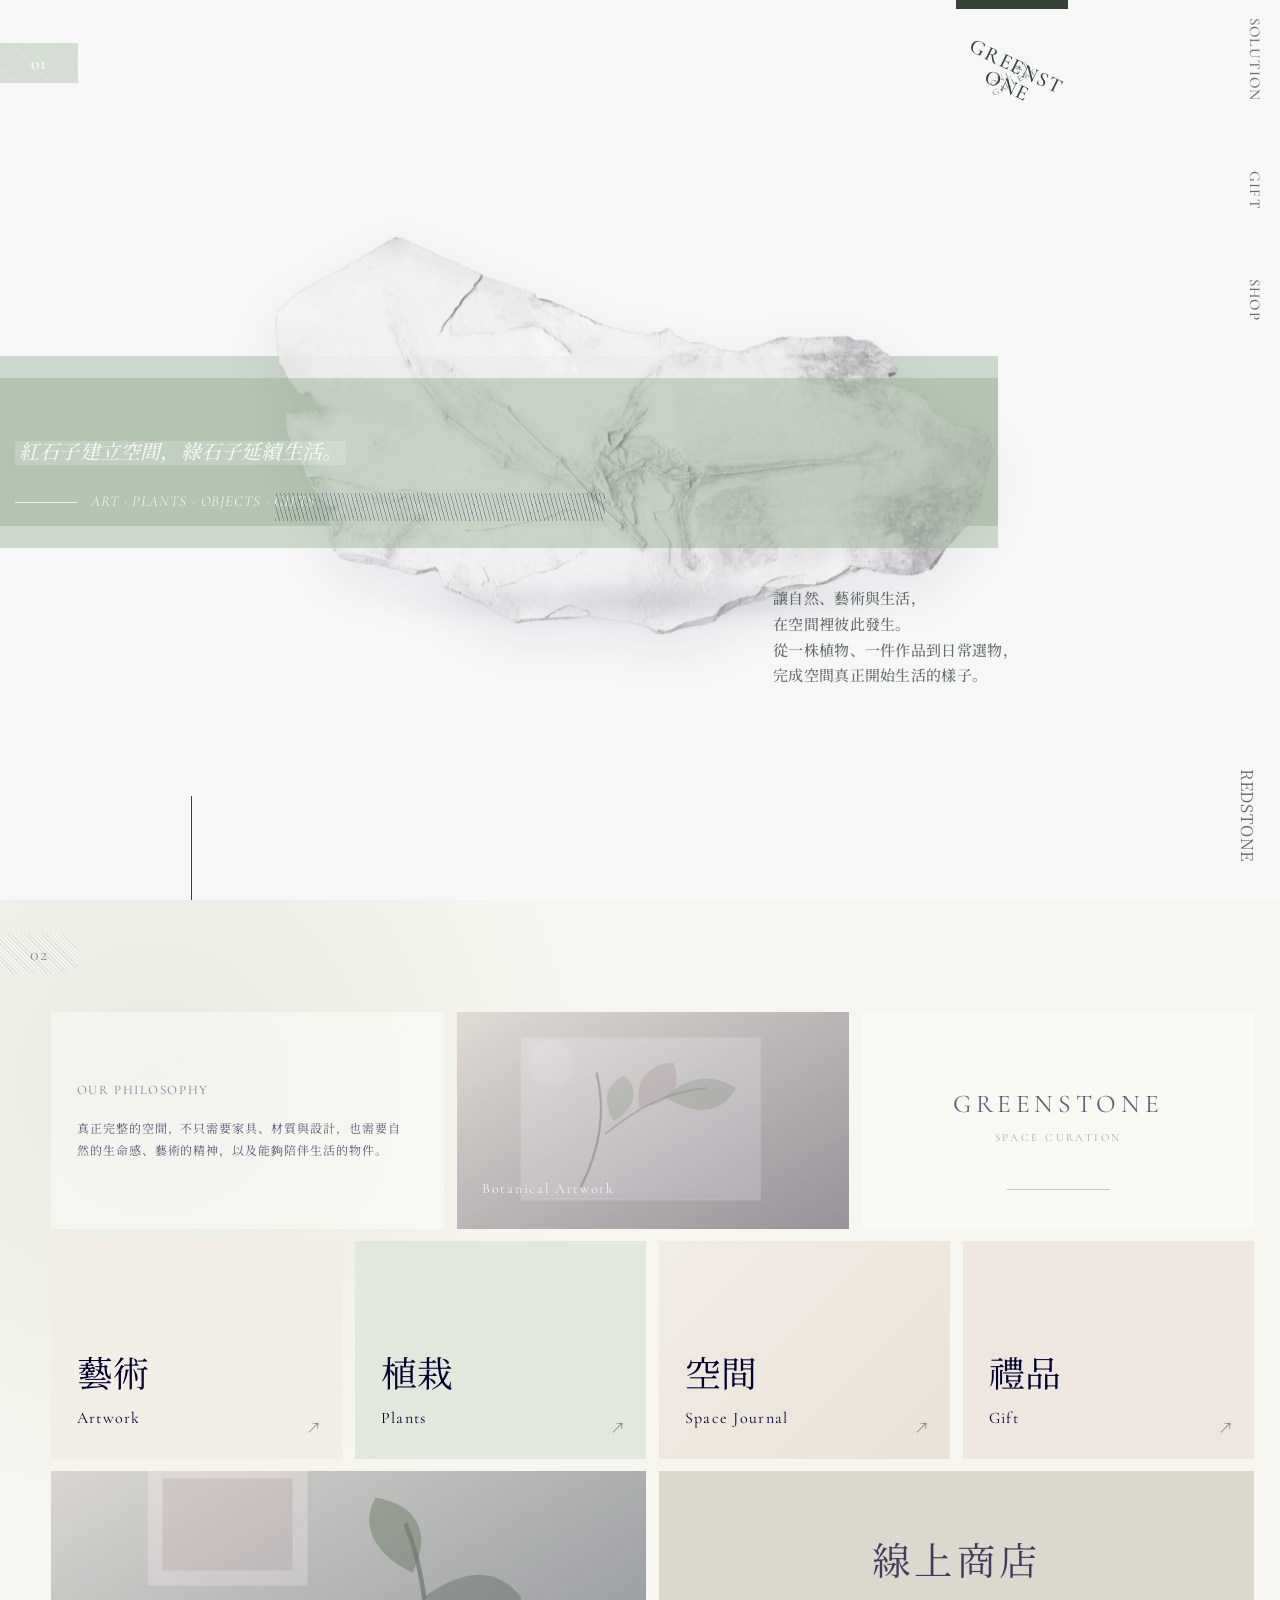
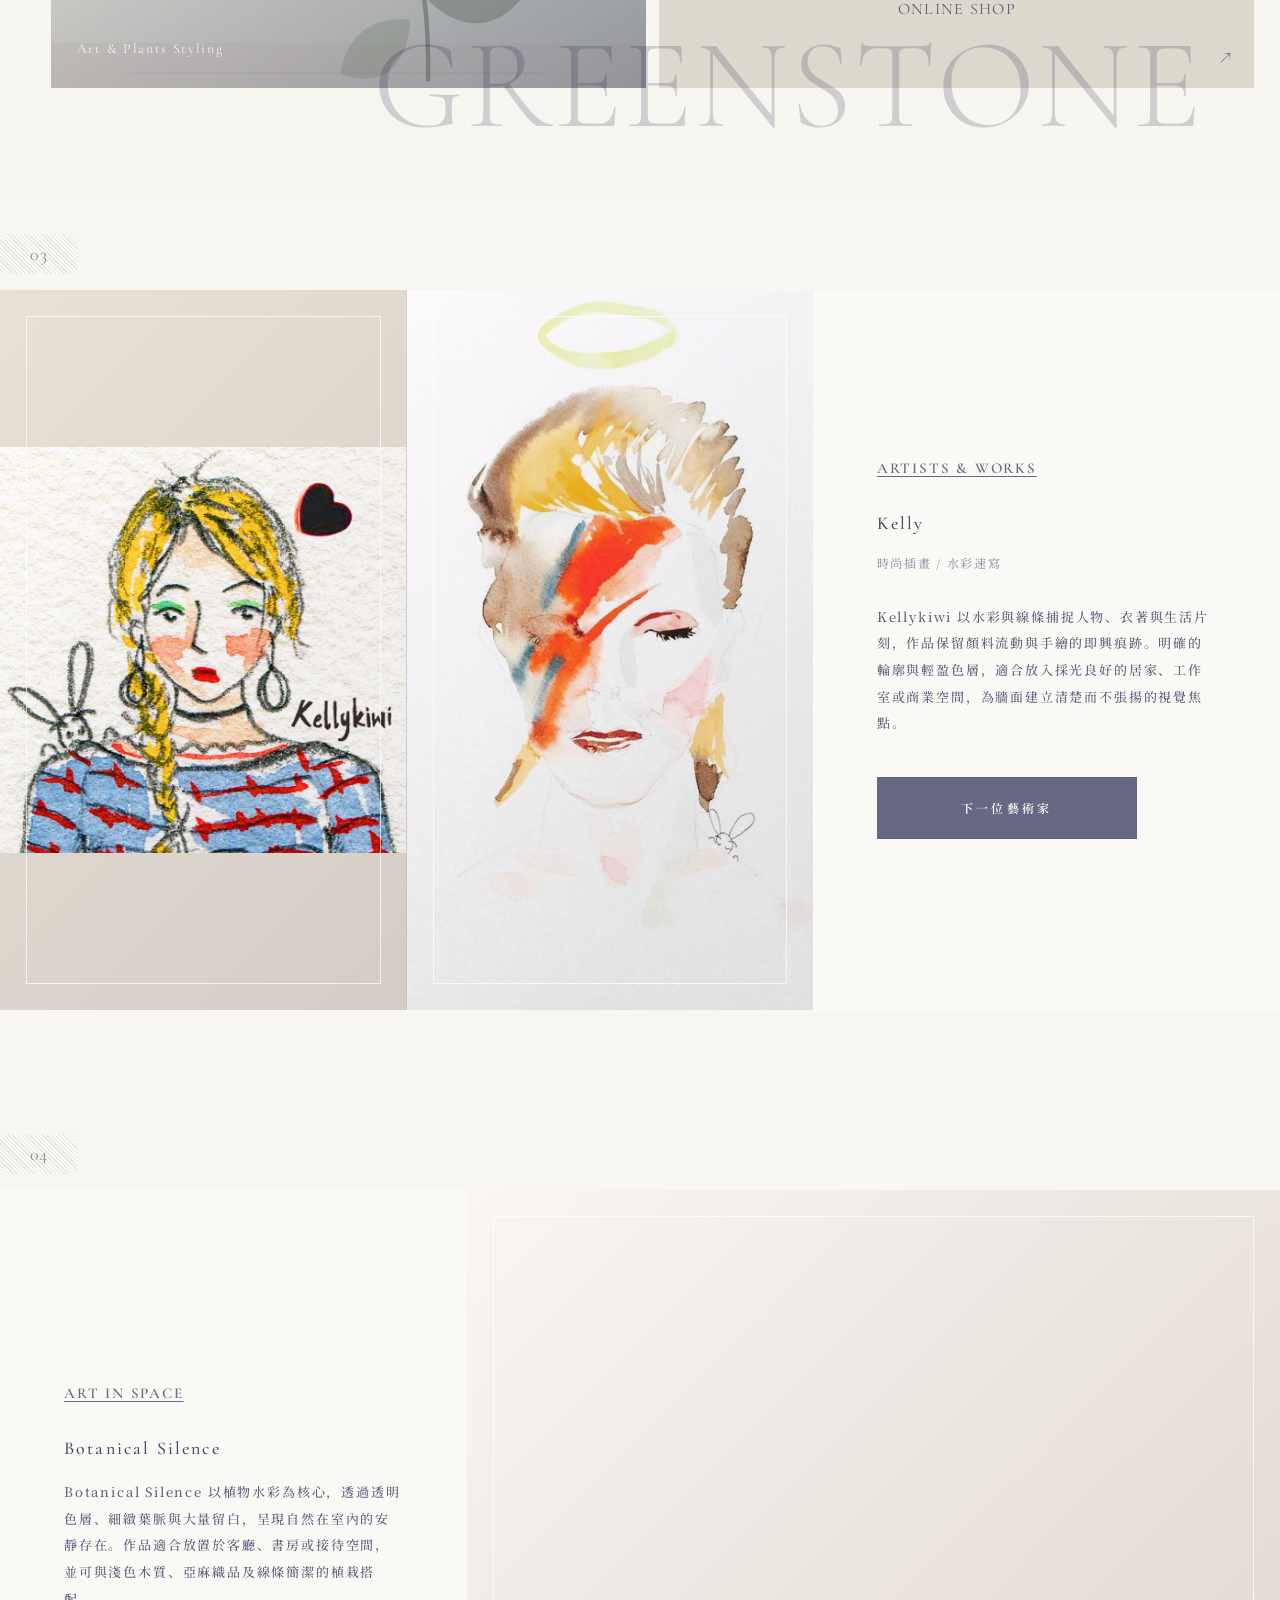
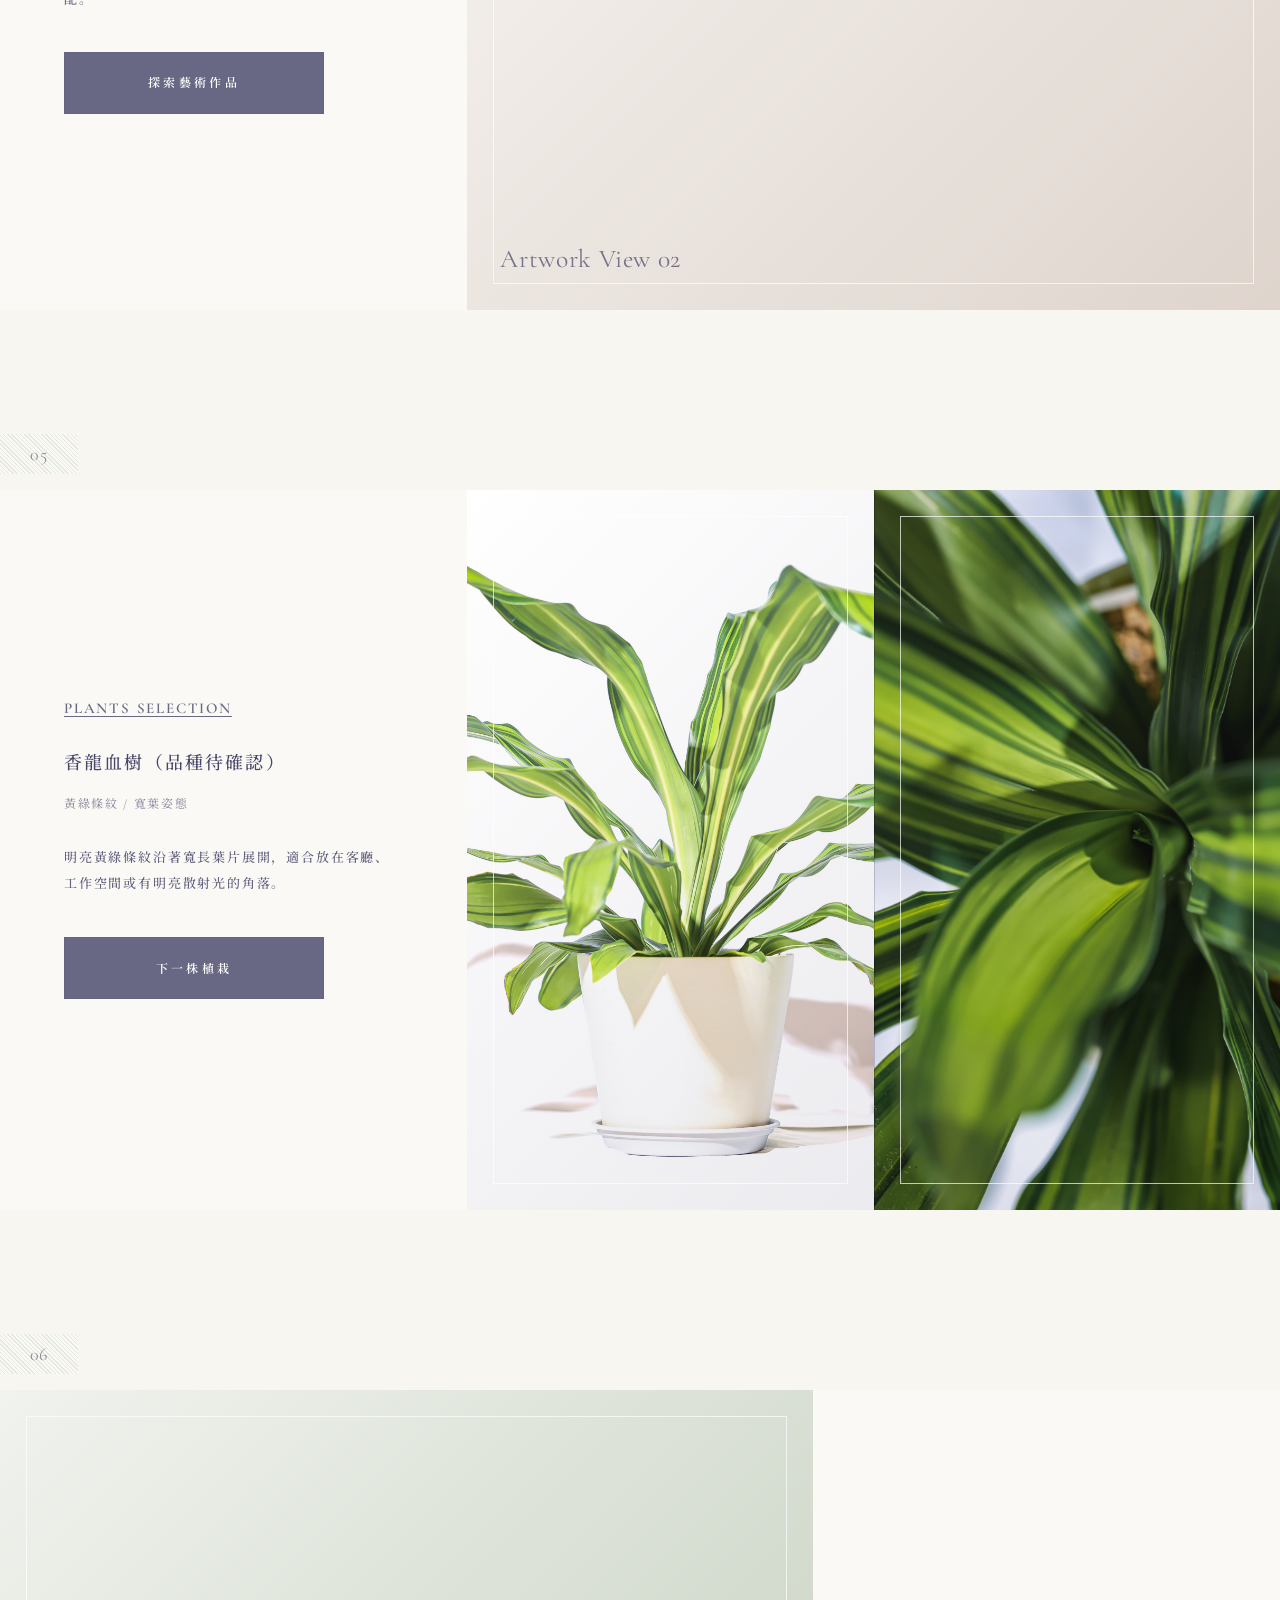
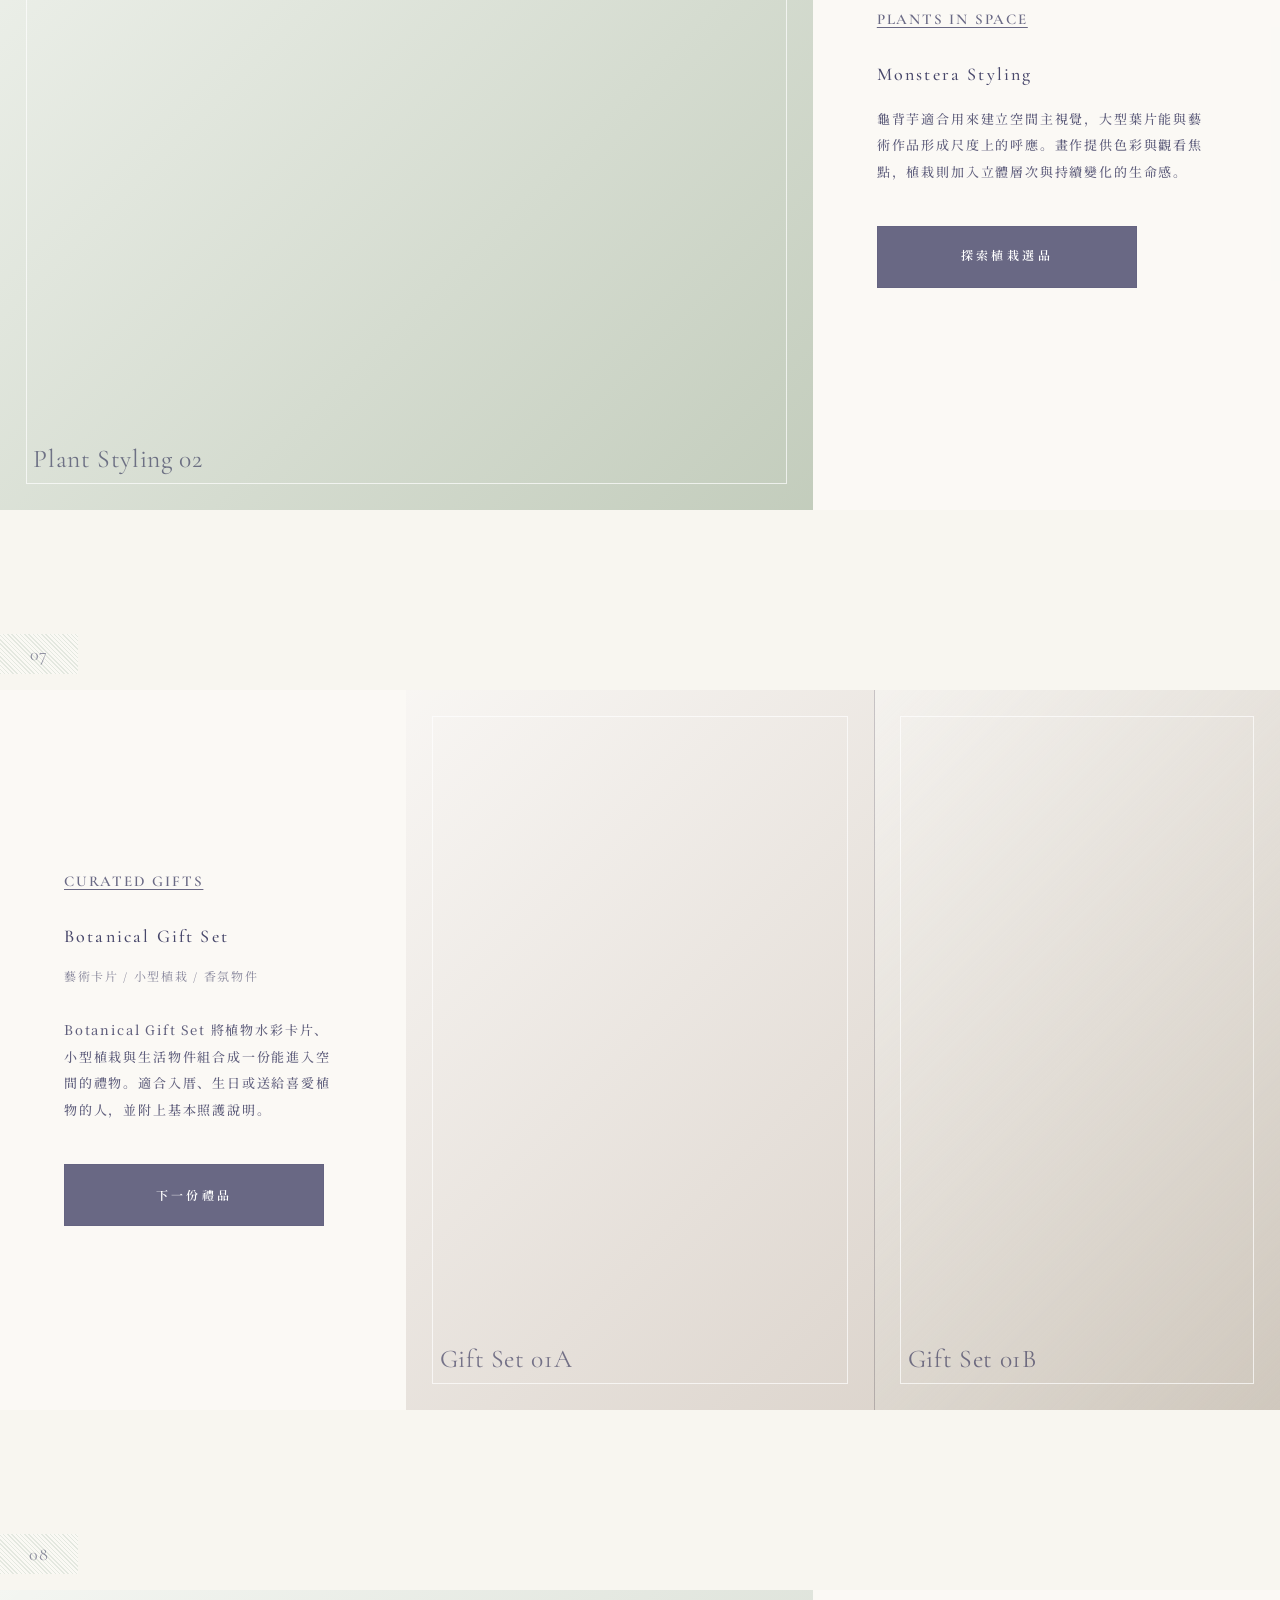
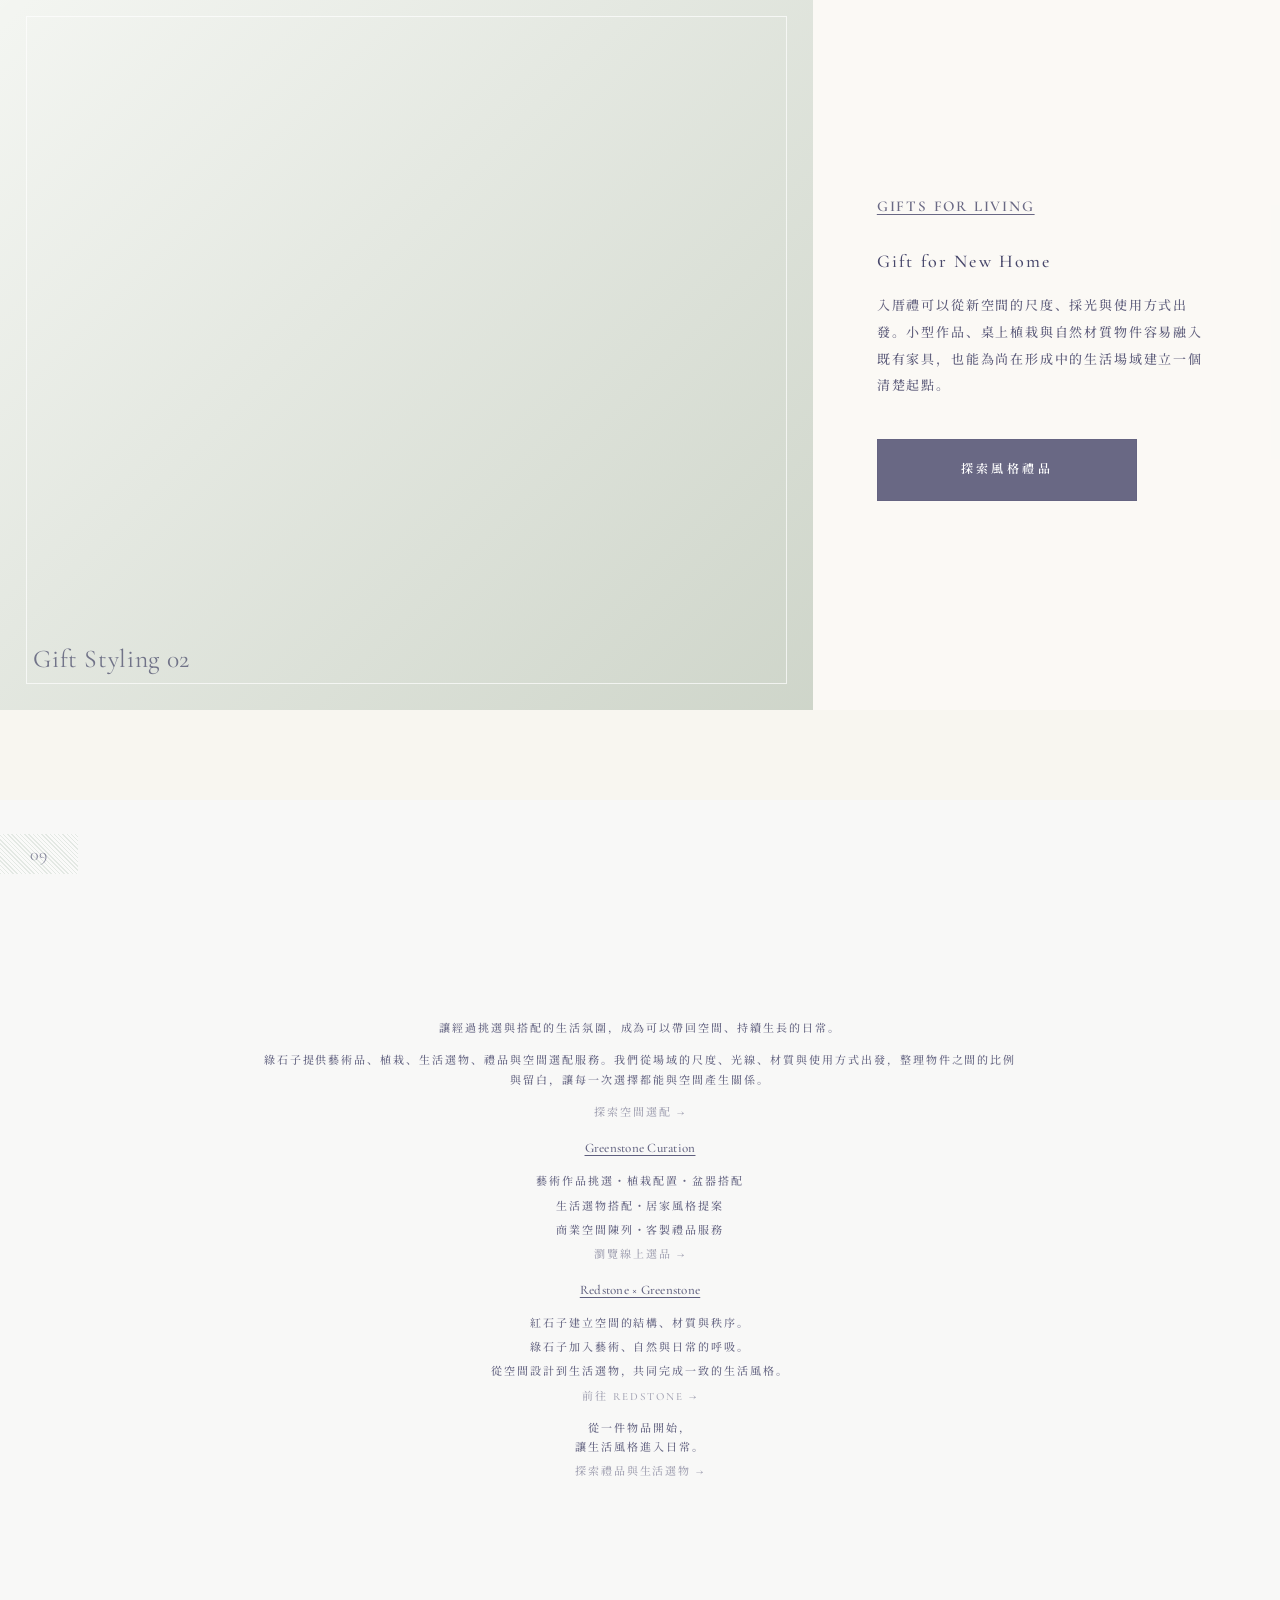
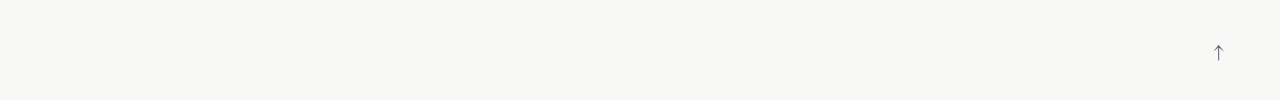
<file: index.html>
<!DOCTYPE html>
<html lang="zh-Hant">
<head>
  <meta charset="UTF-8">
  <meta name="viewport" content="width=device-width, initial-scale=1.0">
  <title>GREENSTONE 綠石子｜植栽、藝術與生活選物的空間策展</title>
  <meta name="description" content="綠石子透過植栽、藝術作品、生活選物與禮品，為居家與商業空間建立自然氣息、藝術層次與一致的生活氛圍。">
  <link rel="preconnect" href="https://fonts.googleapis.com">
  <link rel="preconnect" href="https://fonts.gstatic.com" crossorigin>
  <link href="https://fonts.googleapis.com/css2?family=Cormorant+Garamond:wght@300;400;500&family=Noto+Serif+JP:wght@400;500;600&family=Noto+Sans+JP:wght@400;500;700&display=swap" rel="stylesheet">
  <link rel="stylesheet" href="style.css?v=hero-tone-02">
</head>
<body>
  <main id="top">
    <section class="firstView" aria-label="GREENSTONE 綠石子品牌首頁">
      <div class="firstView_badge" aria-hidden="true">01</div>

      <a class="firstView_mark" href="#top" aria-label="GREENSTONE 綠石子">
        <strong>GREENSTONE</strong>
        <span>ONLINE<br>GALLERY</span>
      </a>

      <nav class="firstView_globalNav" aria-label="Primary navigation">
        <a href="space.html">SOLUTION</a>
        <a href="gift.html">GIFT</a>
        <a href="shop.html">SHOP</a>
      </nav>

      <a class="firstView_redstone" href="https://redstonetw.com/" target="_blank" rel="noreferrer">
        REDSTONE
      </a>

      <div class="firstView_visual">
        <div class="firstView_band firstView_band-behind parallax3" aria-hidden="true"></div>
        <div class="firstView_band firstView_band-overlay parallax4" aria-hidden="true"></div>

        <figure class="firstView_image parallax2">
          <img class="fossil" src="assets/images/fossil.webp" alt="White fossil relief">
          <span class="fossil-shadow" aria-hidden="true"></span>
        </figure>

        <p class="firstView_text parallax1">
          讓自然、藝術與生活，<br>
          在空間裡彼此發生。<br>
          從一株植物、一件作品到日常選物，<br>
          完成空間真正開始生活的樣子。
        </p>

        <div class="firstView_hello parallax1">GREENSTONE</div>

        <div class="firstView_quote firstView_quote-b parallax2" aria-hidden="true">
          <p>紅石子建立空間，綠石子延續生活。</p>
          <span>ART · PLANTS · OBJECTS · GIFTS</span>
          <i></i>
        </div>
      </div>
    </section>

    <section id="features" class="gallery-section features-section" aria-labelledby="features-title">
      <div class="section-index">02</div>
      <div class="features-grid">
        <article class="feature-cell feature-copy feature-concept">
          <span class="cell-kicker">Our Philosophy</span>
          <p>真正完整的空間，不只需要家具、材質與設計，也需要自然的生命感、藝術的精神，以及能夠陪伴生活的物件。</p>
        </article>
        <div class="feature-cell feature-visual feature-visual-art" aria-hidden="true">
          <span>Botanical Artwork</span>
        </div>
        <div class="feature-cell feature-brand" aria-hidden="true">
          <strong>GREENSTONE</strong>
          <small>Space Curation</small>
        </div>
        <a class="feature-cell feature-link feature-link-art" href="#artwork">
          <span>藝術</span>
          <small>Artwork</small>
        </a>
        <a class="feature-cell feature-link feature-link-plants" href="#plants">
          <span>植栽</span>
          <small>Plants</small>
        </a>
        <a class="feature-cell feature-link feature-link-space" href="space.html">
          <span>空間</span>
          <small>Space Journal</small>
        </a>
        <a class="feature-cell feature-link feature-link-gift" href="gift.html">
          <span>禮品</span>
          <small>Gift</small>
        </a>
        <div class="feature-cell feature-visual feature-visual-space" aria-hidden="true">
          <span>Art & Plants Styling</span>
        </div>
        <a class="feature-cell shop-link" href="shop.html">
          <span>線上商店</span>
          <small>Online Shop</small>
        </a>
      </div>
      <h2 id="features-title" class="page-title">GREENSTONE</h2>
    </section>

    <section id="artwork" class="gallery-section slider-section artist-slider" aria-labelledby="artwork-title">
      <span id="藝術介紹區塊" class="anchor-target" aria-hidden="true"></span>
      <div class="section-index">03</div>
      <figure class="gallery-panel image-panel" data-artist-portrait></figure>
      <figure class="gallery-panel image-panel" data-artist-artwork></figure>
      <article class="gallery-panel text-panel">
        <p class="section-label">Artists &amp; Works</p>
        <h2 id="artwork-title" data-artist-name></h2>
        <p class="item-type" data-artist-type></p>
        <p class="item-description" data-artist-description></p>
        <button class="gallery-button" type="button" data-slider-next="artist">下一位藝術家</button>
      </article>
    </section>

    <section id="artwork-detail" class="gallery-section slider-section artwork-detail-slider" aria-labelledby="artwork-detail-title">
      <div class="section-index">04</div>
      <article class="gallery-panel text-panel">
        <p class="section-label">Art in Space</p>
        <h2 id="artwork-detail-title" data-artwork-title></h2>
        <p class="item-description" data-artwork-description></p>
        <a class="gallery-button" href="shop.html#藝術商品區塊">探索藝術作品</a>
      </article>
      <figure class="gallery-panel image-panel wide-image-panel" data-artwork-image></figure>
    </section>

    <section id="plants" class="gallery-section slider-section plants-slider" aria-labelledby="plants-title">
      <span id="植栽介紹區塊" class="anchor-target" aria-hidden="true"></span>
      <div class="section-index">05</div>
      <article class="gallery-panel text-panel">
        <p class="section-label">Plants Selection</p>
        <h2 id="plants-title" data-plant-name></h2>
        <p class="item-type" data-plant-type></p>
        <p class="item-description" data-plant-description></p>
        <button class="gallery-button" type="button" data-slider-next="plant">下一株植栽</button>
      </article>
      <a class="gallery-panel image-panel linked-image-panel" data-plant-image-one data-plant-product-link href="shop.html#植栽商品區塊"></a>
      <a class="gallery-panel image-panel linked-image-panel" data-plant-image-two data-plant-product-link href="shop.html#植栽商品區塊"></a>
    </section>

    <section id="plants-detail" class="gallery-section slider-section plants-detail-slider" aria-labelledby="plants-detail-title">
      <div class="section-index">06</div>
      <figure class="gallery-panel image-panel wide-image-panel" data-plant-detail-image></figure>
      <article class="gallery-panel text-panel">
        <p class="section-label">Plants in Space</p>
        <h2 id="plants-detail-title" data-plant-detail-title></h2>
        <p class="item-description" data-plant-detail-description></p>
        <a class="gallery-button" href="shop.html#植栽商品區塊">探索植栽選品</a>
      </article>
    </section>

    <section id="gifts" class="gallery-section slider-section gifts-slider" aria-labelledby="gifts-title">
      <span id="禮品介紹區塊" class="anchor-target" aria-hidden="true"></span>
      <div class="section-index">07</div>
      <article class="gallery-panel text-panel">
        <p class="section-label">Curated Gifts</p>
        <h2 id="gifts-title" data-gift-name></h2>
        <p class="item-type" data-gift-type></p>
        <p class="item-description" data-gift-description></p>
        <button class="gallery-button" type="button" data-slider-next="gift">下一份禮品</button>
      </article>
      <figure class="gallery-panel image-panel" data-gift-image-one></figure>
      <figure class="gallery-panel image-panel" data-gift-image-two></figure>
    </section>

    <section id="gifts-detail" class="gallery-section slider-section gifts-detail-slider" aria-labelledby="gifts-detail-title">
      <div class="section-index">08</div>
      <figure class="gallery-panel image-panel wide-image-panel" data-gift-detail-image></figure>
      <article class="gallery-panel text-panel">
        <p class="section-label">Gifts for Living</p>
        <h2 id="gifts-detail-title" data-gift-detail-title></h2>
        <p class="item-description" data-gift-detail-description></p>
        <a class="gallery-button" href="gift.html">探索風格禮品</a>
      </article>
    </section>

    <section id="contact" class="gallery-section contact-section" aria-labelledby="contact-title">
      <div class="section-index">09</div>
      <div class="contact-center">
        <p id="contact-title" class="contact-lead">讓經過挑選與搭配的生活氛圍，成為可以帶回空間、持續生長的日常。</p>
        <p class="contact-intro">綠石子提供藝術品、植栽、生活選物、禮品與空間選配服務。我們從場域的尺度、光線、材質與使用方式出發，整理物件之間的比例與留白，讓每一次選擇都能與空間產生關係。</p>
        <a class="contact-url" href="space.html">探索空間選配 →</a>

        <a class="back-to-top" href="#top" aria-label="Back to top">↑</a>

        <section class="contact-block" aria-label="GREENSTONE 服務內容">
          <h3>Greenstone Curation</h3>
          <p>藝術作品挑選・植栽配置・盆器搭配</p>
          <p>生活選物搭配・居家風格提案</p>
          <p>商業空間陳列・客製禮品服務</p>
          <a href="shop.html">瀏覽線上選品 →</a>
        </section>

        <section class="contact-block" aria-label="REDSTONE 與 GREENSTONE 品牌關係">
          <h3>Redstone × Greenstone</h3>
          <p>紅石子建立空間的結構、材質與秩序。</p>
          <p>綠石子加入藝術、自然與日常的呼吸。</p>
          <p>從空間設計到生活選物，共同完成一致的生活風格。</p>
          <a href="https://redstonetw.com/" target="_blank" rel="noreferrer">前往 REDSTONE →</a>
        </section>

        <p class="contact-footnote">從一件物品開始，<br>讓生活風格進入日常。</p>
        <a class="contact-url" href="gift.html">探索禮品與生活選物 →</a>
      </div>
    </section>
  </main>

  <a class="floating-guide" href="#features" aria-label="Back to gallery navigation">↑</a>

  <script src="script.js?v=plants-image-slider"></script>
</body>
</html>
</file>
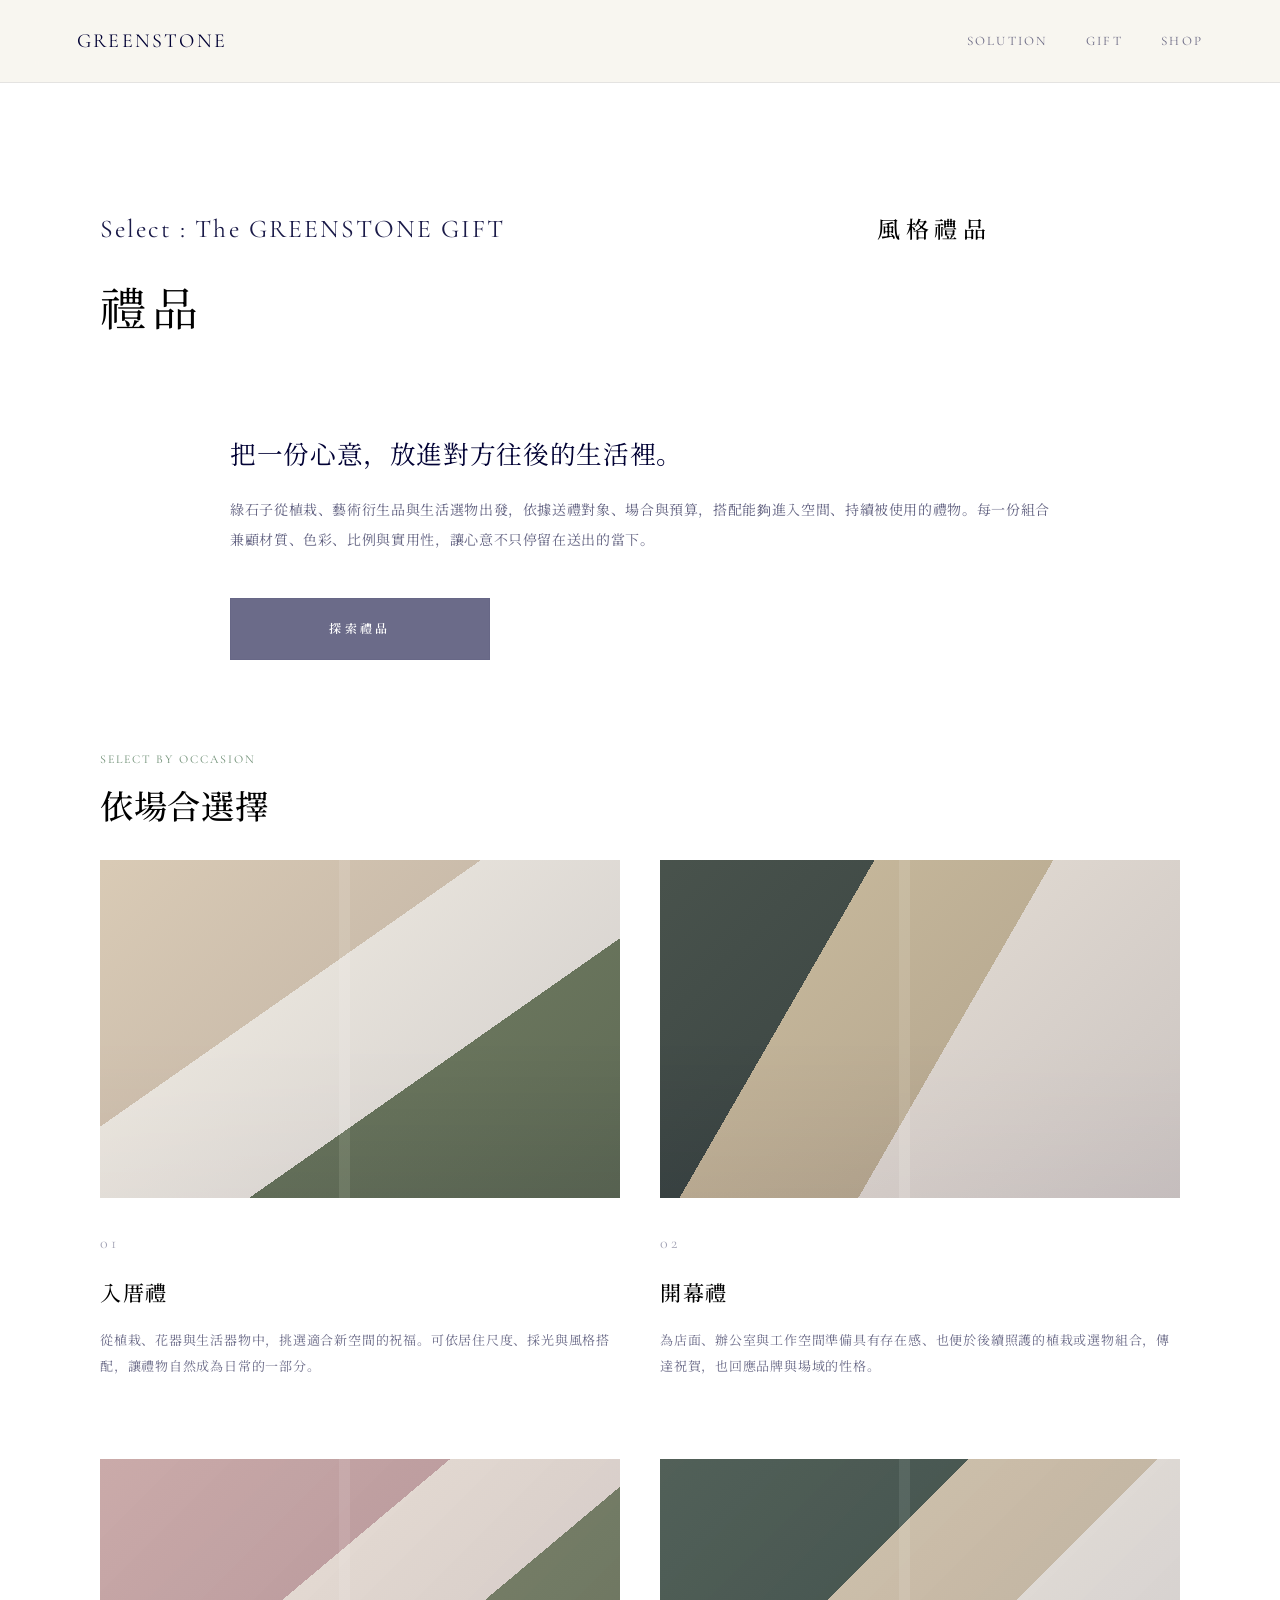
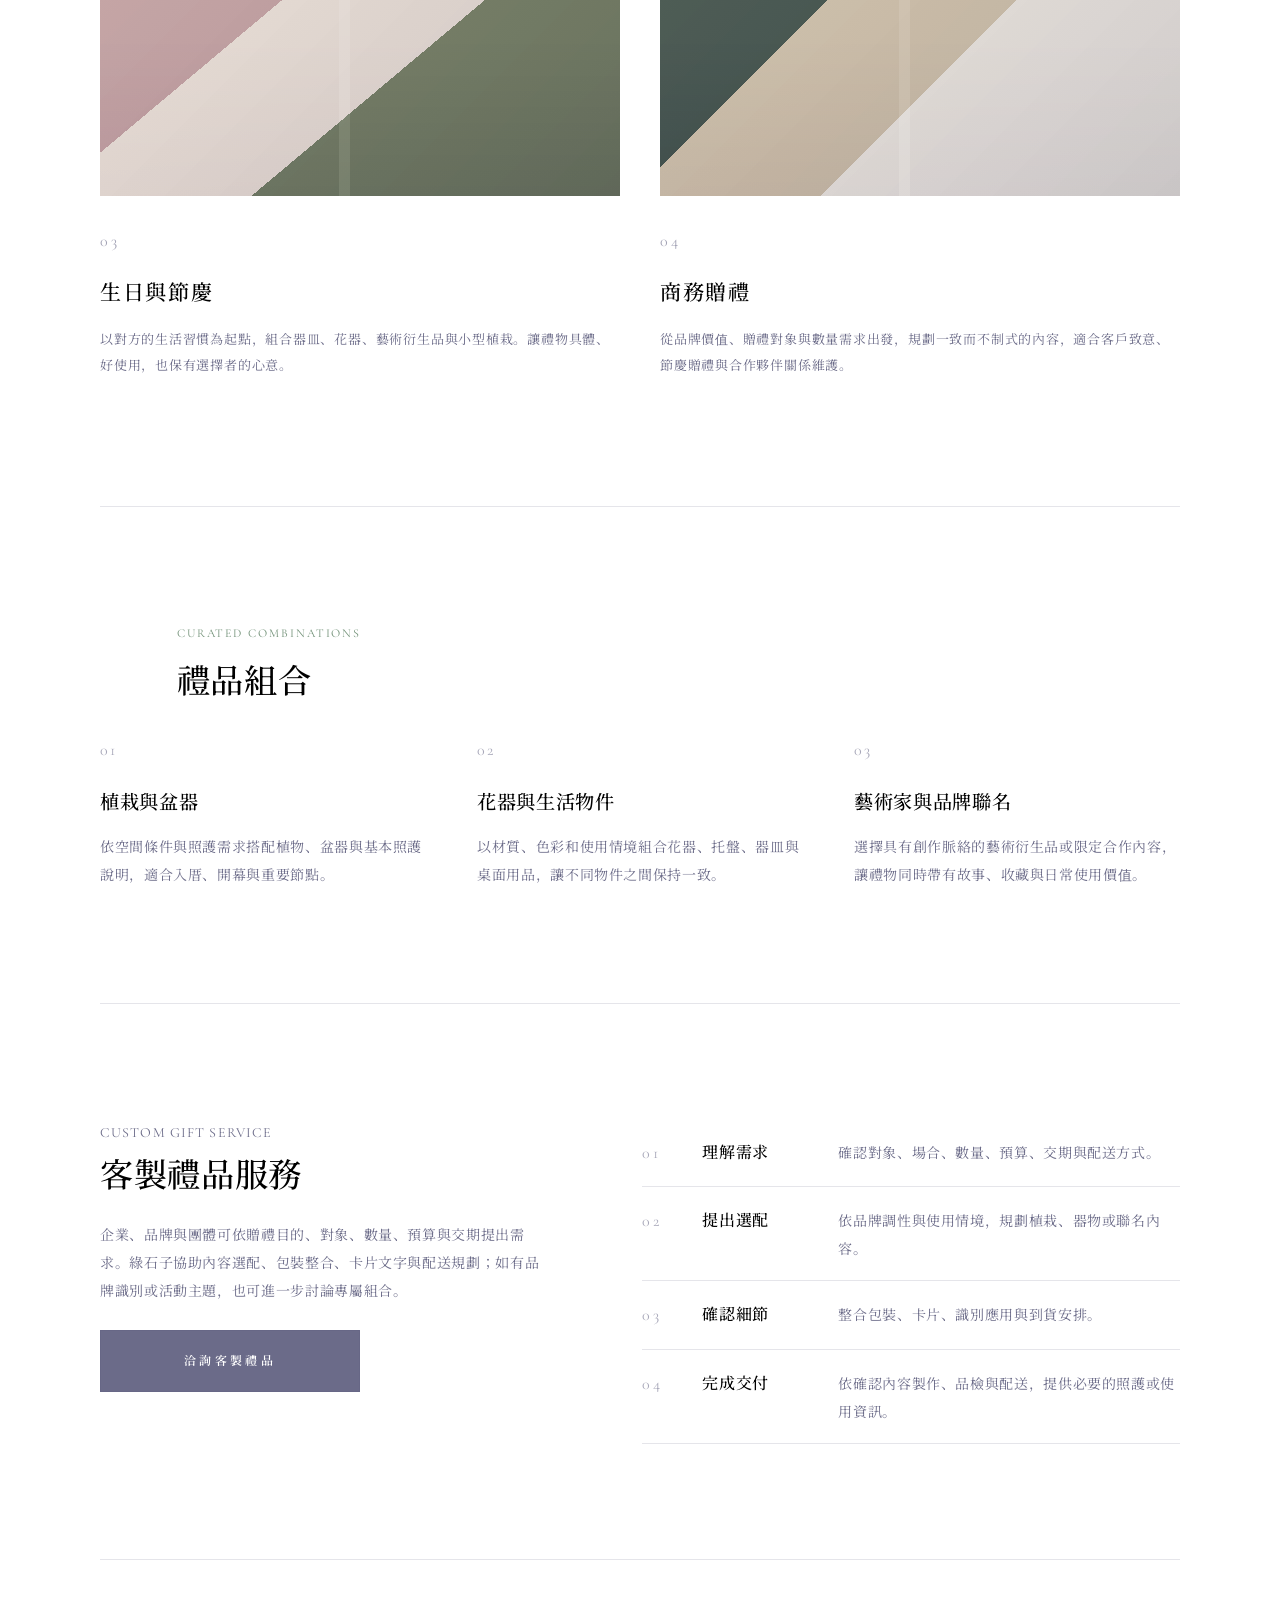
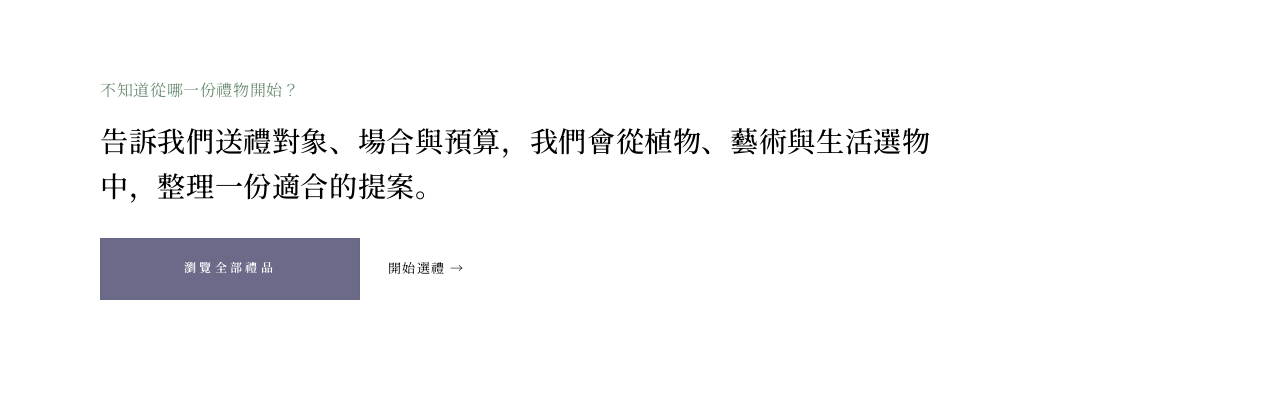
<file: gift.html>
<!DOCTYPE html>
<html lang="zh-Hant" class="subpage-root">
<head>
  <meta charset="UTF-8">
  <meta name="viewport" content="width=device-width, initial-scale=1.0">
  <title>風格禮品 │ GREENSTONE</title>
  <meta name="description" content="GREENSTONE 提供入厝、開幕、生日節慶、商務與客製禮品，從植栽、花器、生活選物與藝術家聯名中，搭配能長久進入生活的心意。">
  <link rel="preconnect" href="https://fonts.googleapis.com">
  <link rel="preconnect" href="https://fonts.gstatic.com" crossorigin>
  <link href="https://fonts.googleapis.com/css2?family=Cormorant+Garamond:wght@300;400;500&family=Noto+Serif+JP:wght@400;500;600&family=Noto+Sans+JP:wght@400;500;700&display=swap" rel="stylesheet">
  <link rel="stylesheet" href="style.css">
</head>
<body class="subpage">
  <header class="page-header">
    <a href="index.html">GREENSTONE</a>
    <nav>
      <a href="space.html">SOLUTION</a>
      <a href="gift.html">GIFT</a>
      <a href="shop.html">SHOP</a>
    </nav>
  </header>

  <main class="subpage-main gift-archive">
    <section class="space-archive-header gift-archive-header">
      <div>
        <p class="space-archive-kicker">Select : The GREENSTONE GIFT</p>
        <h1>禮品</h1>
      </div>
      <h2>風格禮品</h2>
    </section>

    <section class="gift-intro">
      <p class="gift-intro-lead">把一份心意，放進對方往後的生活裡。</p>
      <p>綠石子從植栽、藝術衍生品與生活選物出發，依據送禮對象、場合與預算，搭配能夠進入空間、持續被使用的禮物。每一份組合兼顧材質、色彩、比例與實用性，讓心意不只停留在送出的當下。</p>
      <a class="gallery-button" href="shop.html#禮品商品區塊">探索禮品</a>
    </section>

    <section class="gift-section-heading">
      <p>SELECT BY OCCASION</p>
      <h2>依場合選擇</h2>
    </section>

    <section class="gift-selection-grid" aria-label="依場合選擇禮品">
      <a class="gift-selection-card" href="shop.html#禮品商品區塊">
        <span class="gift-selection-image gift-selection-image-home" aria-hidden="true"></span>
        <span class="gift-selection-text">
          <span class="gift-selection-index">01</span>
          <strong>入厝禮</strong>
          <span>從植栽、花器與生活器物中，挑選適合新空間的祝福。可依居住尺度、採光與風格搭配，讓禮物自然成為日常的一部分。</span>
        </span>
      </a>
      <a class="gift-selection-card" href="shop.html#禮品商品區塊">
        <span class="gift-selection-image gift-selection-image-desk" aria-hidden="true"></span>
        <span class="gift-selection-text">
          <span class="gift-selection-index">02</span>
          <strong>開幕禮</strong>
          <span>為店面、辦公室與工作空間準備具有存在感、也便於後續照護的植栽或選物組合，傳達祝賀，也回應品牌與場域的性格。</span>
        </span>
      </a>
      <a class="gift-selection-card" href="shop.html#禮品商品區塊">
        <span class="gift-selection-image gift-selection-image-seasonal" aria-hidden="true"></span>
        <span class="gift-selection-text">
          <span class="gift-selection-index">03</span>
          <strong>生日與節慶</strong>
          <span>以對方的生活習慣為起點，組合器皿、花器、藝術衍生品與小型植栽。讓禮物具體、好使用，也保有選擇者的心意。</span>
        </span>
      </a>
      <a class="gift-selection-card" href="shop.html#禮品商品區塊">
        <span class="gift-selection-image gift-selection-image-business" aria-hidden="true"></span>
        <span class="gift-selection-text">
          <span class="gift-selection-index">04</span>
          <strong>商務贈禮</strong>
          <span>從品牌價值、贈禮對象與數量需求出發，規劃一致而不制式的內容，適合客戶致意、節慶贈禮與合作夥伴關係維護。</span>
        </span>
      </a>
    </section>

    <section class="gift-combinations">
      <div class="gift-section-heading">
        <p>CURATED COMBINATIONS</p>
        <h2>禮品組合</h2>
      </div>
      <div class="gift-combination-grid">
        <article>
          <span>01</span>
          <h3>植栽與盆器</h3>
          <p>依空間條件與照護需求搭配植物、盆器與基本照護說明，適合入厝、開幕與重要節點。</p>
        </article>
        <article>
          <span>02</span>
          <h3>花器與生活物件</h3>
          <p>以材質、色彩和使用情境組合花器、托盤、器皿與桌面用品，讓不同物件之間保持一致。</p>
        </article>
        <article>
          <span>03</span>
          <h3>藝術家與品牌聯名</h3>
          <p>選擇具有創作脈絡的藝術衍生品或限定合作內容，讓禮物同時帶有故事、收藏與日常使用價值。</p>
        </article>
      </div>
    </section>

    <section class="gift-custom">
      <div>
        <p class="space-archive-kicker">CUSTOM GIFT SERVICE</p>
        <h2>客製禮品服務</h2>
        <p>企業、品牌與團體可依贈禮目的、對象、數量、預算與交期提出需求。綠石子協助內容選配、包裝整合、卡片文字與配送規劃；如有品牌識別或活動主題，也可進一步討論專屬組合。</p>
        <a class="gallery-button" href="index.html#contact">洽詢客製禮品</a>
      </div>
      <ol>
        <li><span>01</span><strong>理解需求</strong><p>確認對象、場合、數量、預算、交期與配送方式。</p></li>
        <li><span>02</span><strong>提出選配</strong><p>依品牌調性與使用情境，規劃植栽、器物或聯名內容。</p></li>
        <li><span>03</span><strong>確認細節</strong><p>整合包裝、卡片、識別應用與到貨安排。</p></li>
        <li><span>04</span><strong>完成交付</strong><p>依確認內容製作、品檢與配送，提供必要的照護或使用資訊。</p></li>
      </ol>
    </section>

    <section class="gift-footer-cta">
      <p>不知道從哪一份禮物開始？</p>
      <h2>告訴我們送禮對象、場合與預算，我們會從植物、藝術與生活選物中，整理一份適合的提案。</h2>
      <div>
        <a class="gallery-button" href="shop.html#禮品商品區塊">瀏覽全部禮品</a>
        <a class="gift-text-link" href="index.html#contact">開始選禮 →</a>
      </div>
    </section>
  </main>
</body>
</html>
</file>
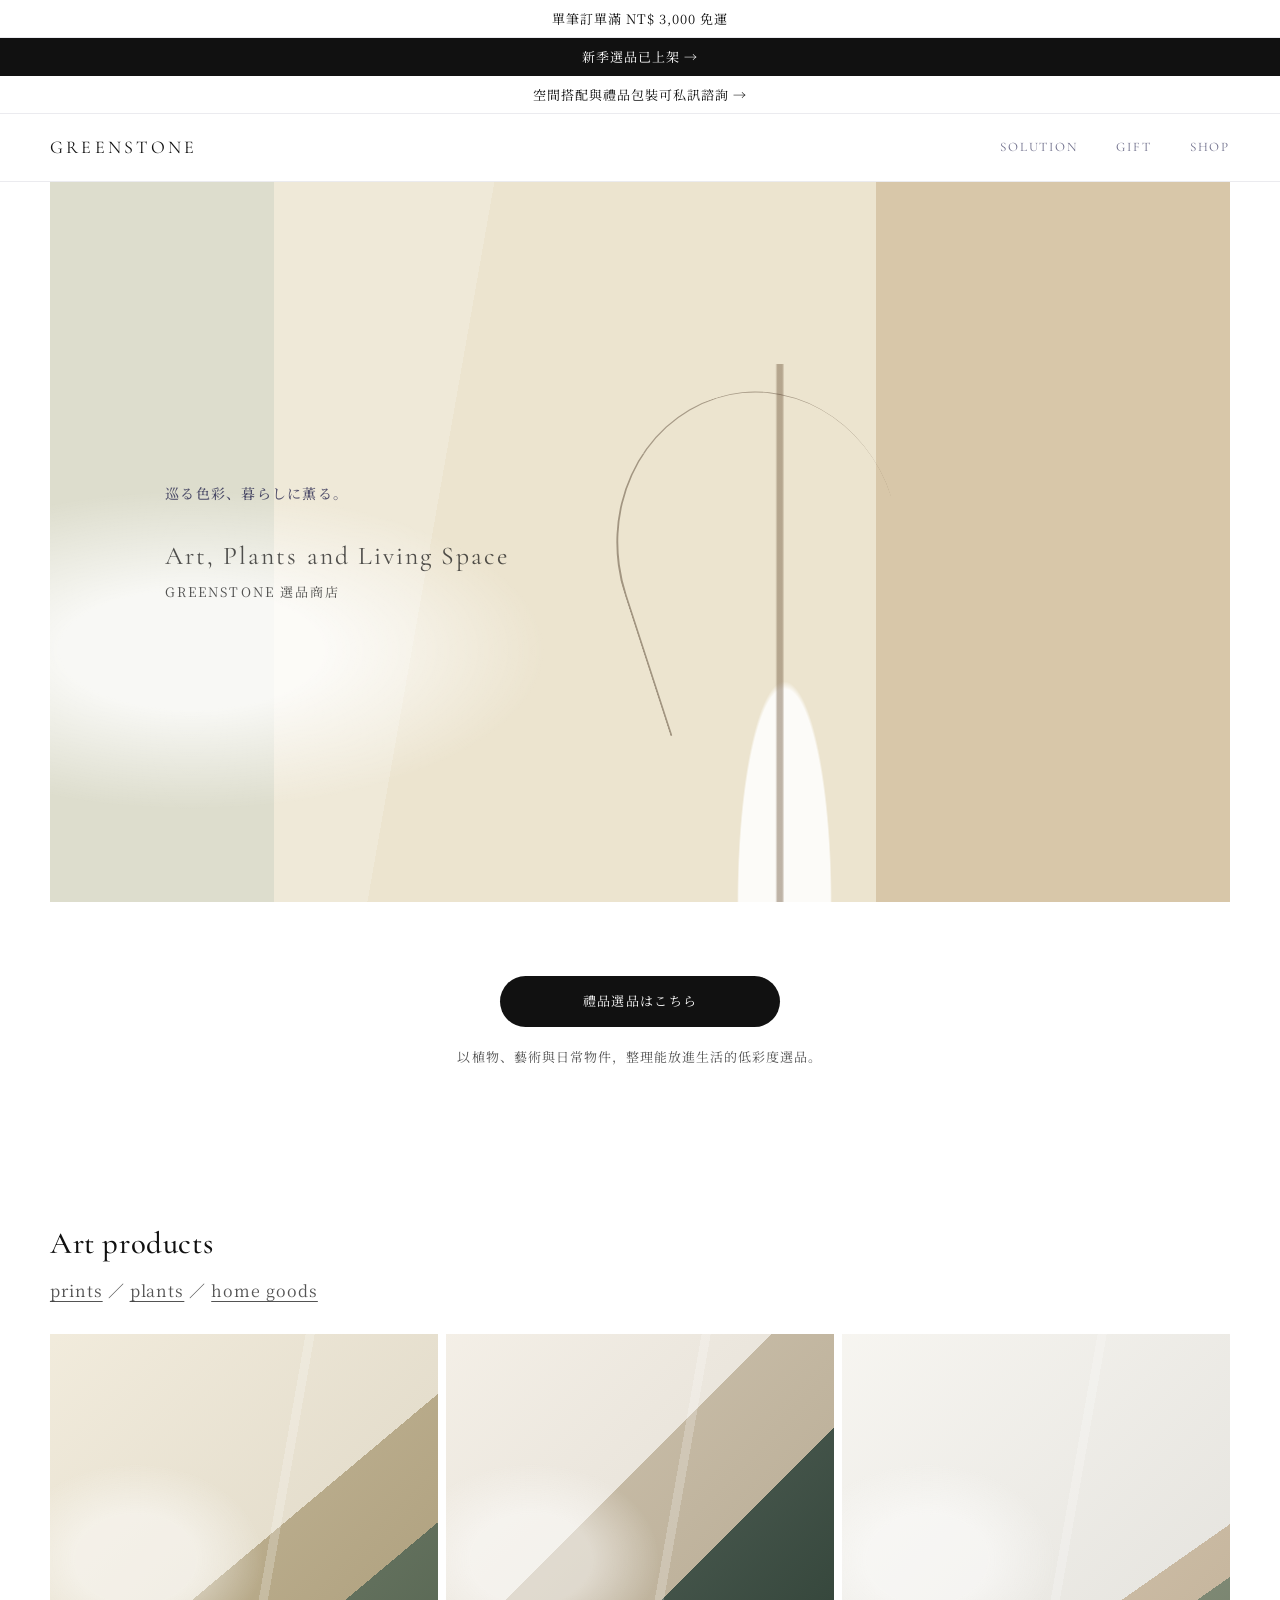
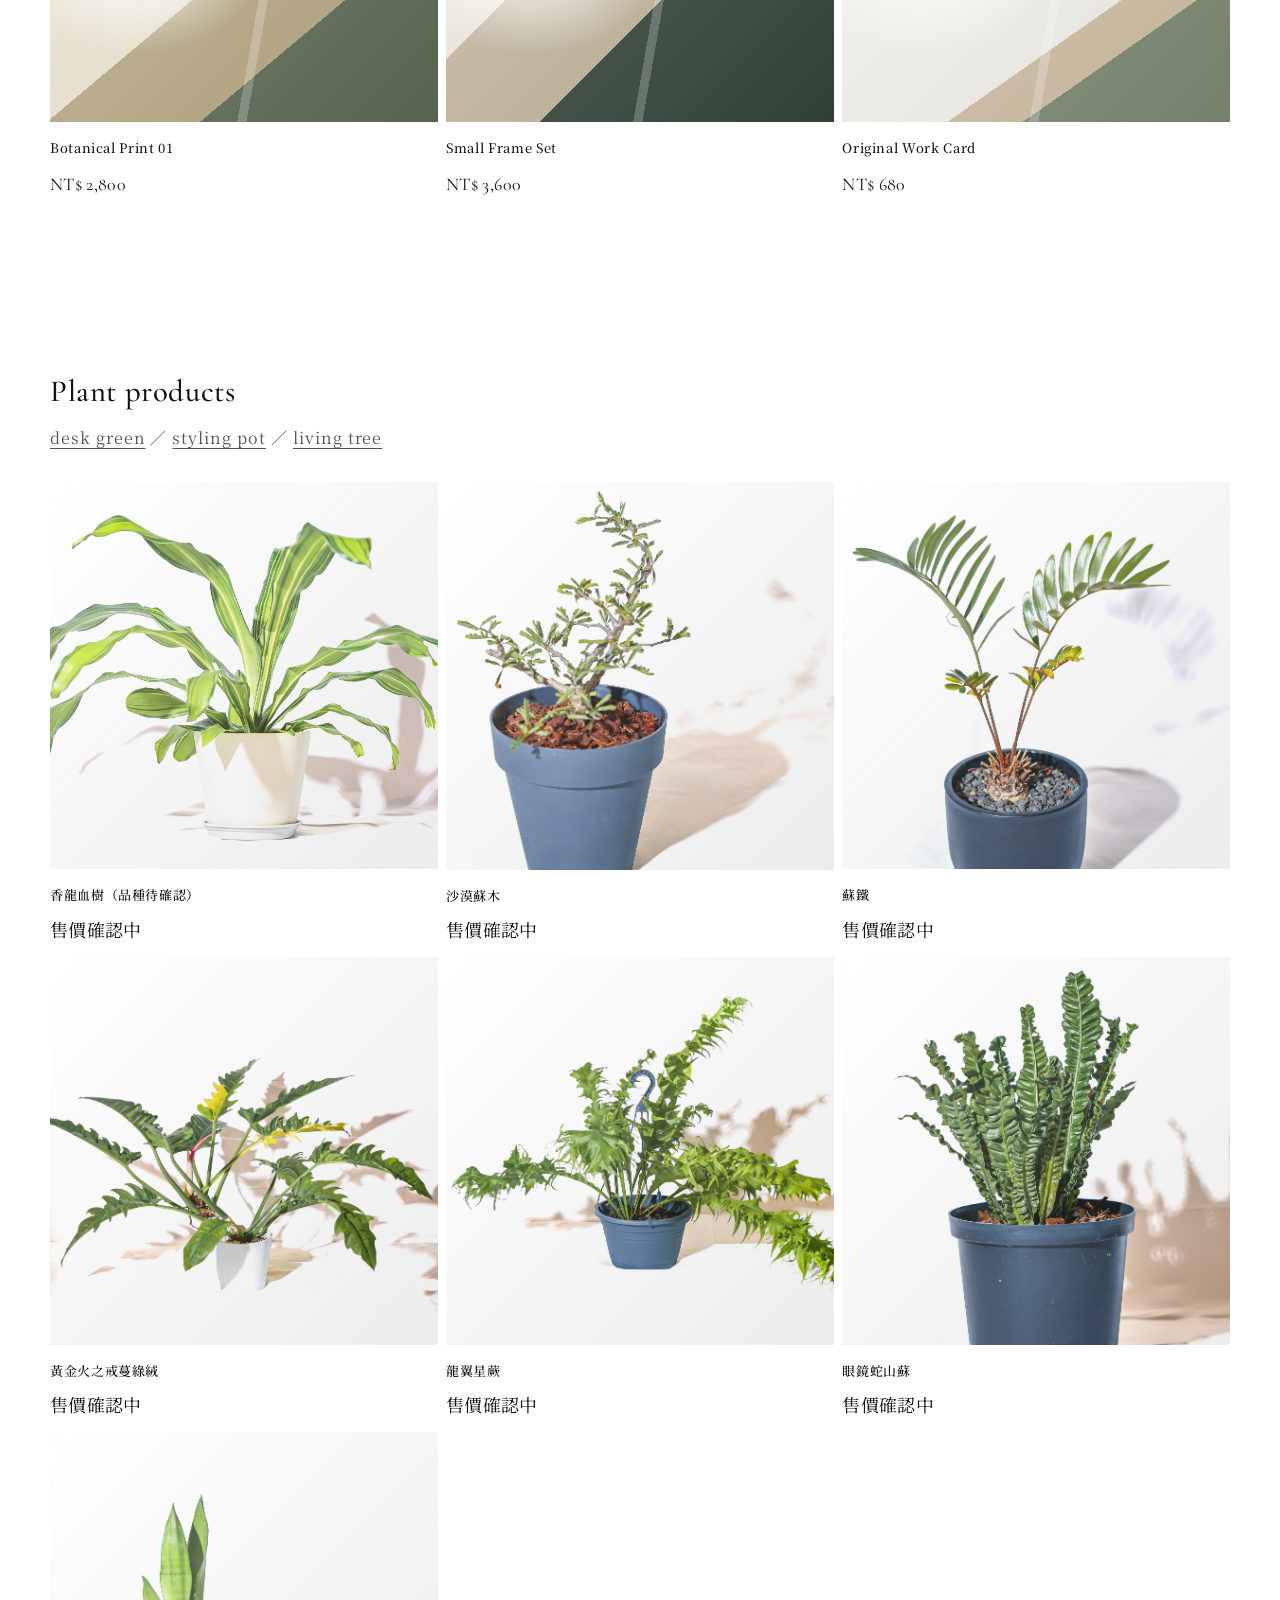
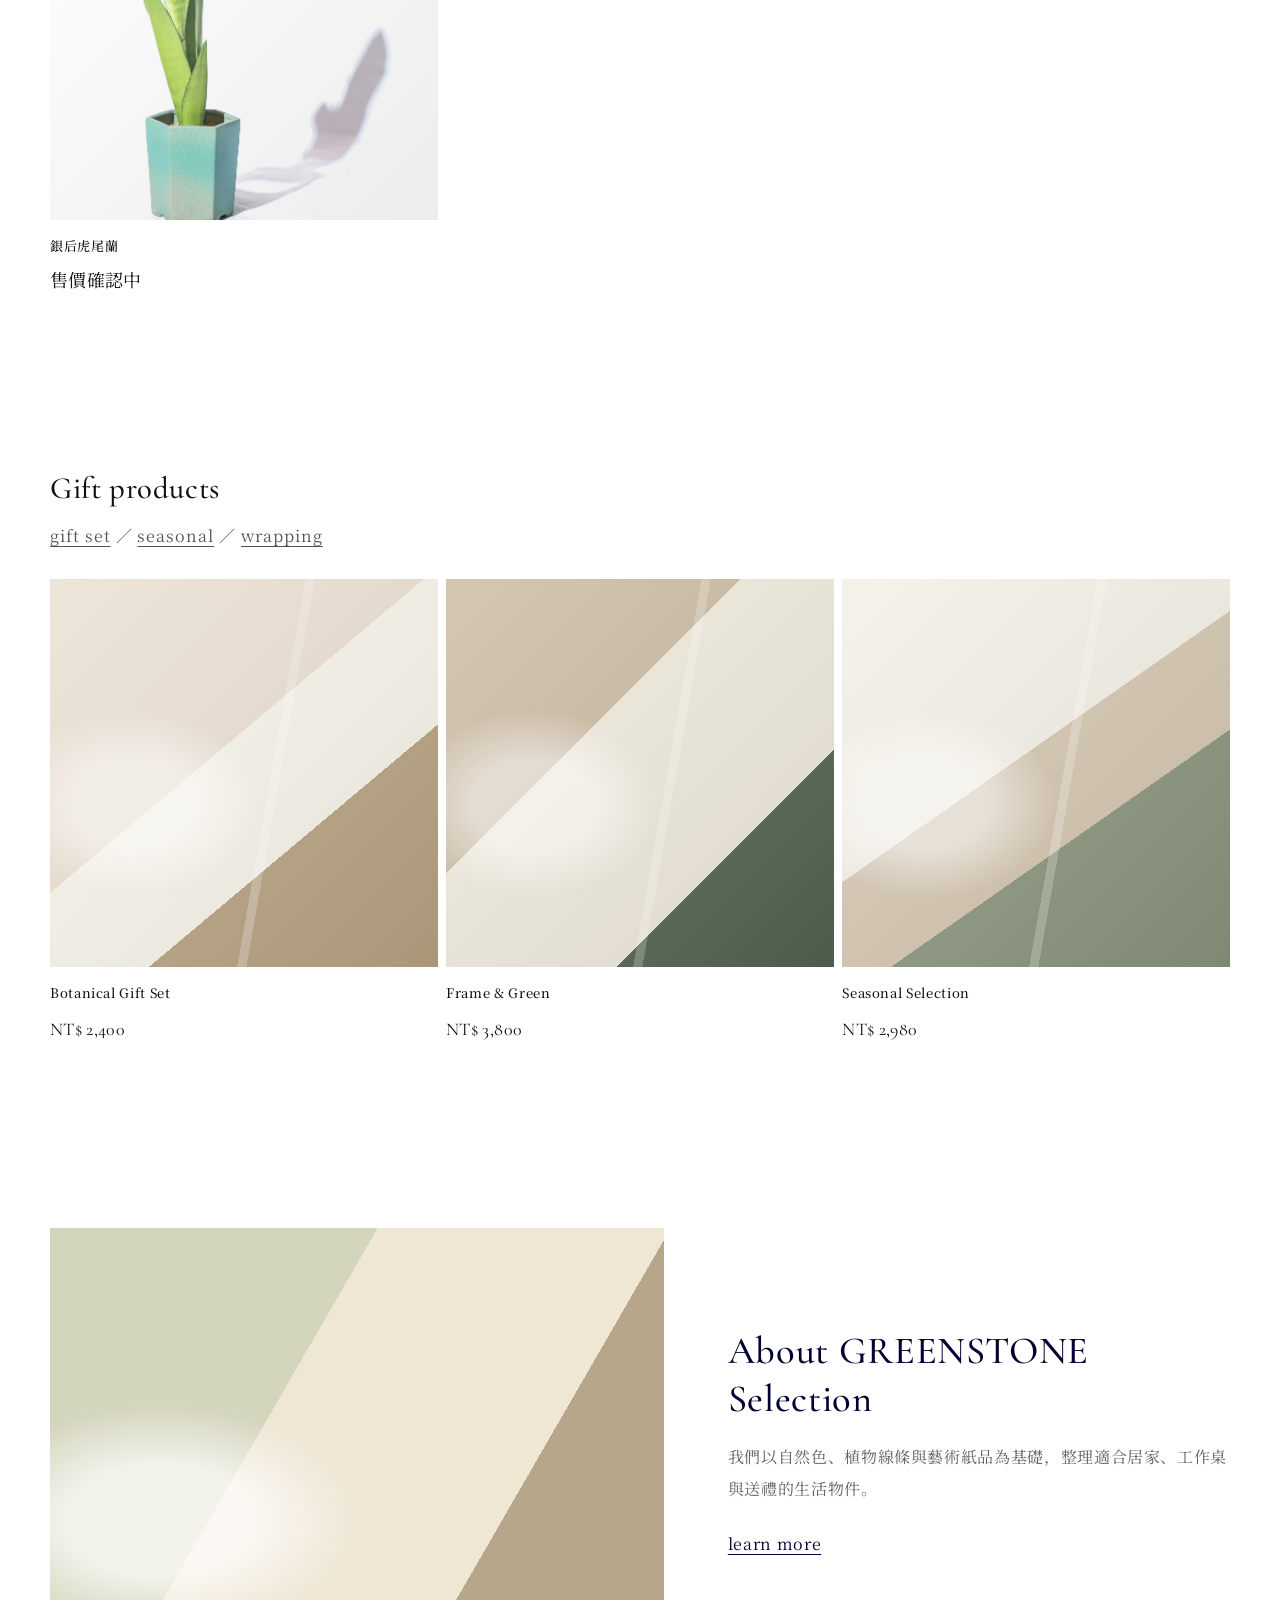
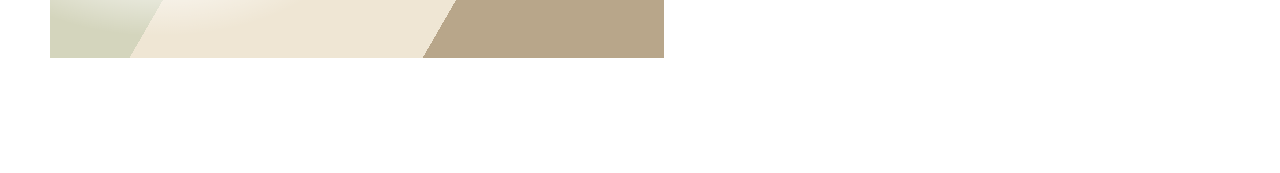
<file: shop.html>
<!DOCTYPE html>
<html lang="zh-Hant" class="subpage-root">
<head>
  <meta charset="UTF-8">
  <meta name="viewport" content="width=device-width, initial-scale=1.0">
  <title>商店 │ GREENSTONE</title>
  <meta name="description" content="GREENSTONE 商店頁面，包含藝術商品、植栽商品與禮品商品三大區塊。">
  <link rel="preconnect" href="https://fonts.googleapis.com">
  <link rel="preconnect" href="https://fonts.gstatic.com" crossorigin>
  <link href="https://fonts.googleapis.com/css2?family=Cormorant+Garamond:wght@300;400;500&family=Noto+Serif+JP:wght@400;500;600&family=Noto+Sans+JP:wght@400;500;700&display=swap" rel="stylesheet">
  <link rel="stylesheet" href="style.css">
</head>
<body class="subpage shop-page">
  <div class="shop-announcement">單筆訂單滿 NT$ 3,000 免運</div>
  <div class="shop-announcement shop-announcement-dark">新季選品已上架 →</div>
  <div class="shop-announcement">空間搭配與禮品包裝可私訊諮詢 →</div>

  <header class="shop-header">
    <a class="shop-logo" href="index.html">GREENSTONE</a>
    <nav aria-label="主要導覽">
      <a href="space.html">SOLUTION</a>
      <a href="gift.html">GIFT</a>
      <a href="shop.html">SHOP</a>
    </nav>
  </header>

  <main class="subpage-main">
    <section class="shop-hero">
      <div class="shop-hero-visual" aria-hidden="true"></div>
      <div class="shop-hero-copy">
        <p>巡る色彩、暮らしに薫る。</p>
        <h1>Art, Plants and Living Space</h1>
        <span>GREENSTONE 選品商店</span>
      </div>
    </section>

    <section class="shop-intro" id="商品分類">
      <a class="shop-pill" href="#禮品商品區塊">禮品選品はこちら</a>
      <p>以植物、藝術與日常物件，整理能放進生活的低彩度選品。</p>
    </section>

    <section id="藝術商品區塊" class="product-section">
      <div class="product-heading">
        <h2>Art products</h2>
        <p><a href="#藝術商品區塊">prints</a> ／ <a href="#植栽商品區塊">plants</a> ／ <a href="#禮品商品區塊">home goods</a></p>
      </div>
      <div class="product-grid">
        <article class="product-card"><a class="product-image product-image-print-a" href="space.html" aria-label="Botanical Print 01"></a><h3>Botanical Print 01</h3><span>NT$ 2,800</span></article>
        <article class="product-card"><a class="product-image product-image-print-b" href="space.html" aria-label="Small Frame Set"></a><h3>Small Frame Set</h3><span>NT$ 3,600</span></article>
        <article class="product-card"><a class="product-image product-image-print-c" href="space.html" aria-label="Original Work Card"></a><h3>Original Work Card</h3><span>NT$ 680</span></article>
      </div>
    </section>

    <section id="植栽商品區塊" class="product-section">
      <div class="product-heading">
        <h2>Plant products</h2>
        <p><a href="#植栽商品區塊">desk green</a> ／ <a href="#植栽商品區塊">styling pot</a> ／ <a href="#植栽商品區塊">living tree</a></p>
      </div>
      <div class="product-grid">
        <article class="product-card"><a class="product-image product-image-swap product-image-fragrant-dracaena" href="products/fragrant-dracaena-pot.html" aria-label="查看香龍血樹（品種待確認）"></a><h3>香龍血樹（品種待確認）</h3><span>售價確認中</span></article>
        <article class="product-card"><a class="product-image product-image-swap product-image-desert-sappanwood" href="products/desert-sappanwood.html" aria-label="查看沙漠蘇木"></a><h3>沙漠蘇木</h3><span>售價確認中</span></article>
        <article class="product-card"><a class="product-image product-image-swap product-image-cycad" href="products/cycad.html" aria-label="查看蘇鐵"></a><h3>蘇鐵</h3><span>售價確認中</span></article>
        <article class="product-card"><a class="product-image product-image-swap product-image-golden-ring-of-fire" href="products/golden-ring-of-fire-philodendron.html" aria-label="查看黃金火之戒蔓綠絨"></a><h3>黃金火之戒蔓綠絨</h3><span>售價確認中</span></article>
        <article class="product-card"><a class="product-image product-image-swap product-image-dragon-wing-star-fern" href="products/dragon-wing-star-fern.html" aria-label="查看龍翼星蕨"></a><h3>龍翼星蕨</h3><span>售價確認中</span></article>
        <article class="product-card"><a class="product-image product-image-swap product-image-cobra-birds-nest-fern" href="products/cobra-birds-nest-fern.html" aria-label="查看眼鏡蛇山蘇"></a><h3>眼鏡蛇山蘇</h3><span>售價確認中</span></article>
        <article class="product-card"><a class="product-image product-image-swap product-image-silver-queen-snake-plant" href="products/silver-queen-snake-plant.html" aria-label="查看銀后虎尾蘭"></a><h3>銀后虎尾蘭</h3><span>售價確認中</span></article>
      </div>
    </section>

    <section id="禮品商品區塊" class="product-section">
      <div class="product-heading">
        <h2>Gift products</h2>
        <p><a href="#禮品商品區塊">gift set</a> ／ <a href="#禮品商品區塊">seasonal</a> ／ <a href="#禮品商品區塊">wrapping</a></p>
      </div>
      <div class="product-grid">
        <article class="product-card"><a class="product-image product-image-gift-a" href="gift.html" aria-label="Botanical Gift Set"></a><h3>Botanical Gift Set</h3><span>NT$ 2,400</span></article>
        <article class="product-card"><a class="product-image product-image-gift-b" href="gift.html" aria-label="Frame & Green"></a><h3>Frame & Green</h3><span>NT$ 3,800</span></article>
        <article class="product-card"><a class="product-image product-image-gift-c" href="gift.html" aria-label="Seasonal Selection"></a><h3>Seasonal Selection</h3><span>NT$ 2,980</span></article>
      </div>
    </section>

    <section class="shop-about">
      <div class="shop-about-image" aria-hidden="true"></div>
      <div>
        <h2>About GREENSTONE Selection</h2>
        <p>我們以自然色、植物線條與藝術紙品為基礎，整理適合居家、工作桌與送禮的生活物件。</p>
        <a class="shop-text-link" href="space.html">learn more</a>
      </div>
    </section>
  </main>
  <script>
    window.addEventListener('load', () => {
      if (!location.hash) return;
      const target = document.getElementById(decodeURIComponent(location.hash.slice(1)));
      target?.scrollIntoView({ block: 'start' });
    });
  </script>
</body>
</html>
</file>
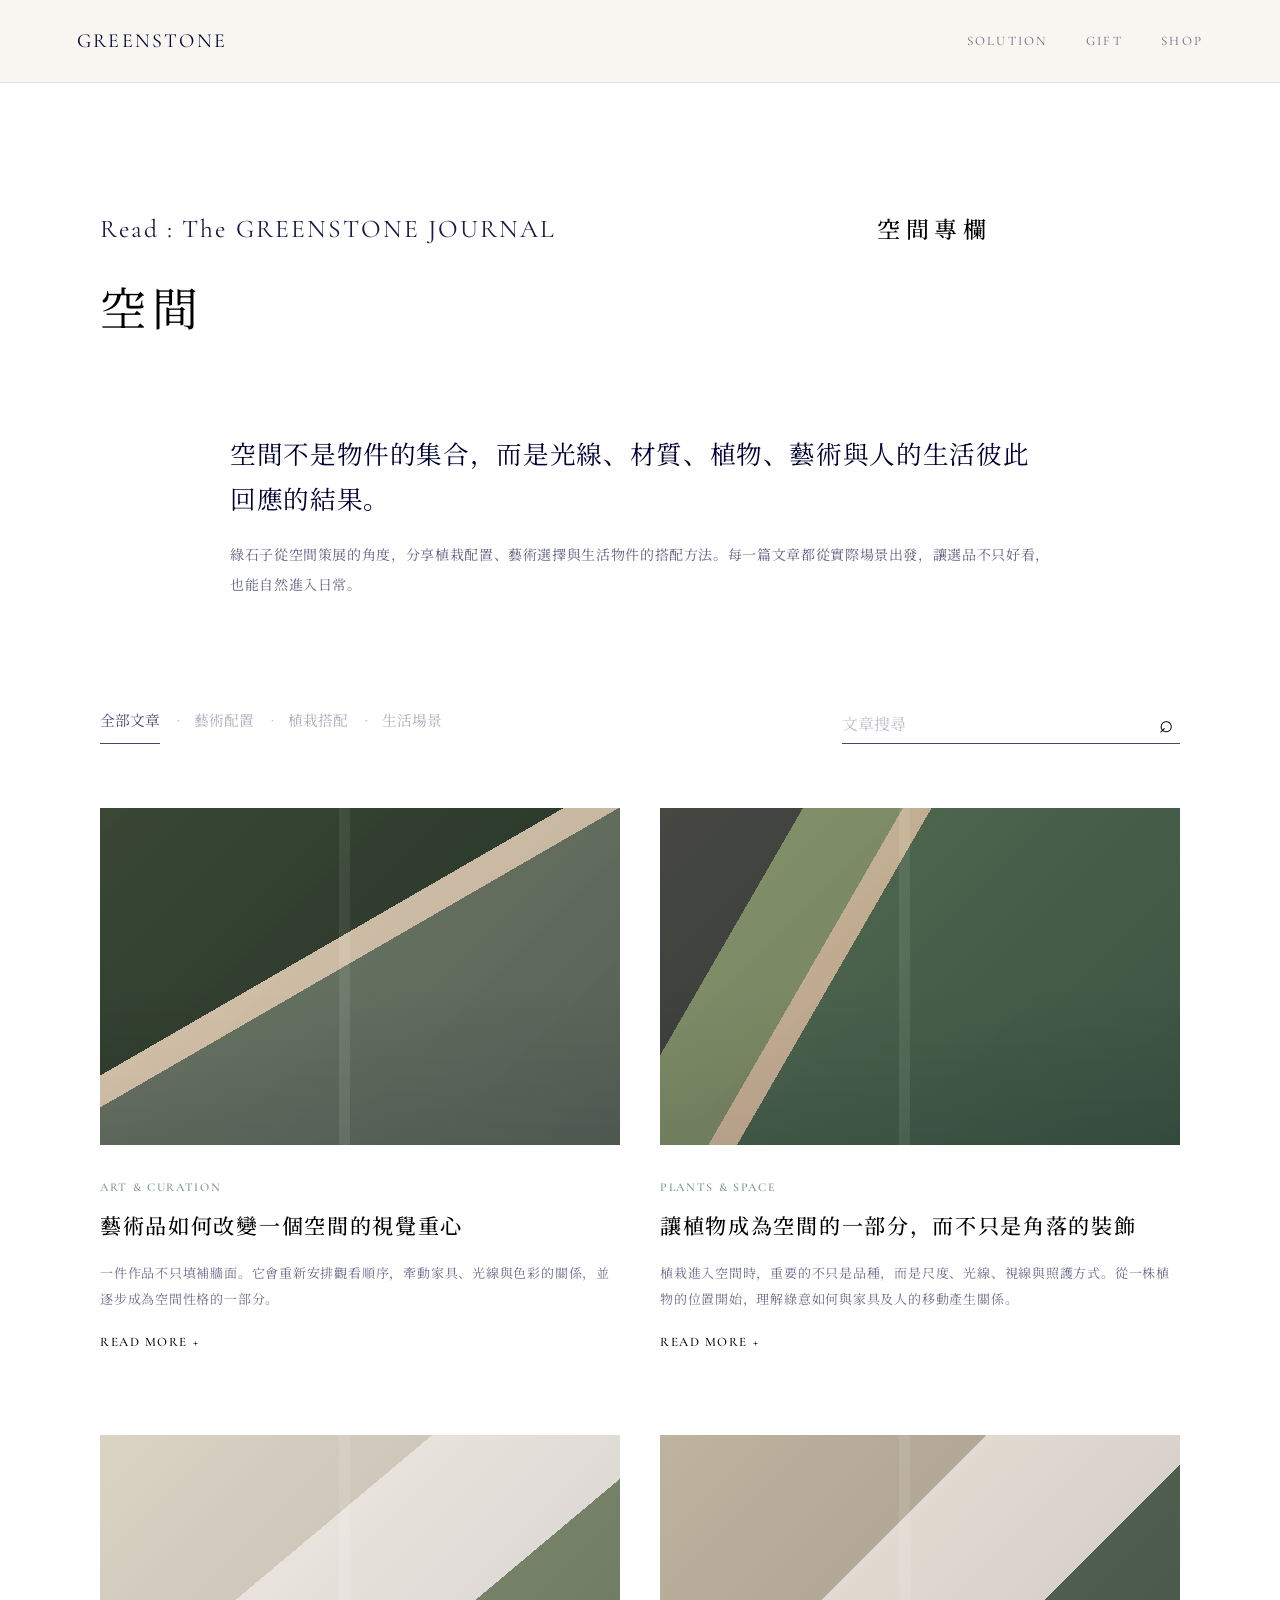
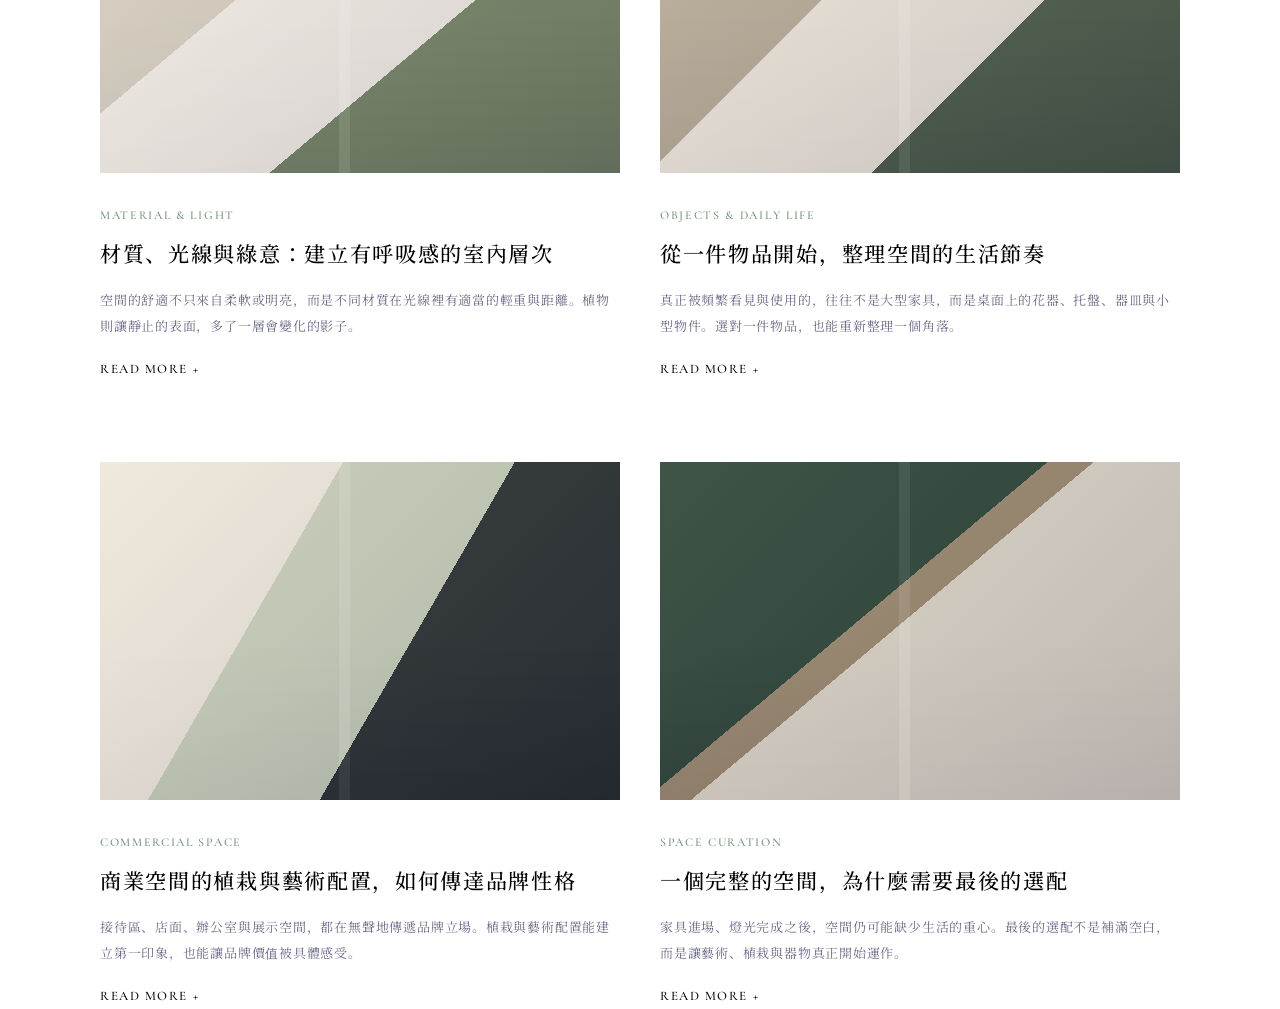
<file: space.html>
<!DOCTYPE html>
<html lang="zh-Hant" class="subpage-root">
<head>
  <meta charset="UTF-8">
  <meta name="viewport" content="width=device-width, initial-scale=1.0">
  <title>空間專欄 │ GREENSTONE</title>
  <meta name="description" content="GREENSTONE 空間專欄，從藝術、植栽、材質與生活選物，分享讓自然、藝術與生活共同完成空間的方法。">
  <link rel="preconnect" href="https://fonts.googleapis.com">
  <link rel="preconnect" href="https://fonts.gstatic.com" crossorigin>
  <link href="https://fonts.googleapis.com/css2?family=Cormorant+Garamond:wght@300;400;500&family=Noto+Serif+JP:wght@400;500;600&family=Noto+Sans+JP:wght@400;500;700&display=swap" rel="stylesheet">
  <link rel="stylesheet" href="style.css">
</head>
<body class="subpage">
  <header class="page-header">
    <a href="index.html">GREENSTONE</a>
    <nav>
      <a href="space.html">SOLUTION</a>
      <a href="gift.html">GIFT</a>
      <a href="shop.html">SHOP</a>
    </nav>
  </header>

  <main class="subpage-main space-archive">
    <section class="space-archive-header">
      <div>
        <p class="space-archive-kicker">Read : The GREENSTONE JOURNAL</p>
        <h1>空間</h1>
      </div>
      <h2>空間專欄</h2>
    </section>

    <section class="space-archive-intro">
      <p>空間不是物件的集合，而是光線、材質、植物、藝術與人的生活彼此回應的結果。</p>
      <p>綠石子從空間策展的角度，分享植栽配置、藝術選擇與生活物件的搭配方法。每一篇文章都從實際場景出發，讓選品不只好看，也能自然進入日常。</p>
    </section>

    <section class="space-archive-tools" aria-label="文章分類與搜尋">
      <nav class="space-category-nav" aria-label="空間文章分類">
        <button type="button" class="is-active" data-category="all">全部文章</button>
        <button type="button" data-category="art">藝術配置</button>
        <button type="button" data-category="plants">植栽搭配</button>
        <button type="button" data-category="life">生活場景</button>
      </nav>
      <form class="space-search">
        <label for="space-search">文章搜尋</label>
        <input id="space-search" type="search" placeholder="文章搜尋">
        <button type="submit" aria-label="搜尋">⌕</button>
      </form>
    </section>

    <section class="space-post-grid" aria-label="空間文章列表">
      <article class="space-post-card" data-category="art">
        <span class="space-post-image space-post-image-art" aria-hidden="true"></span>
        <div class="space-post-text">
          <p class="space-post-meta">ART &amp; CURATION</p>
          <h3>藝術品如何改變一個空間的視覺重心</h3>
          <p>一件作品不只填補牆面。它會重新安排觀看順序，牽動家具、光線與色彩的關係，並逐步成為空間性格的一部分。</p>
          <details class="space-article-detail">
            <summary>READ MORE</summary>
            <div>
              <h4>尺度決定觀看距離</h4>
              <p>大型作品能建立主牆的秩序，適合在客廳、接待區或挑高空間形成穩定焦點；小型作品則適合近距離閱讀，可透過成組陳列與家具建立更細緻的節奏。選擇尺寸時，應同時考量牆面、家具寬度與主要觀看距離。</p>
              <h4>色彩不是單純的配色</h4>
              <p>作品可以延續空間既有的色調，也可以成為有意識的對比。關鍵不在顏色是否完全相同，而是明度、飽和度與材質反光之間是否取得平衡。自然光和夜間燈光，也會讓作品呈現不同層次。</p>
              <h4>作品帶來不可複製的精神</h4>
              <p>家具與材料建立空間的基礎，作品則讓空間開始表達選擇。創作背景、媒材痕跡與觀看感受，會在日常相處中逐漸累積，使空間更接近居住者或品牌真正想傳達的價值。</p>
            </div>
          </details>
        </div>
      </article>
      <article class="space-post-card" data-category="plants">
        <span class="space-post-image space-post-image-plant" aria-hidden="true"></span>
        <div class="space-post-text">
          <p class="space-post-meta">PLANTS &amp; SPACE</p>
          <h3>讓植物成為空間的一部分，而不只是角落的裝飾</h3>
          <p>植栽進入空間時，重要的不只是品種，而是尺度、光線、視線與照護方式。從一株植物的位置開始，理解綠意如何與家具及人的移動產生關係。</p>
          <details class="space-article-detail">
            <summary>READ MORE</summary>
            <div>
              <h4>先看空間，再選植物</h4>
              <p>挑選之前，先確認採光方向、通風條件、日常動線與可照護的頻率。落地型植栽適合建立視覺重心；桌面或層架上的小型植物，則能補足近距離觀看的細節。</p>
              <h4>用形態回應線條</h4>
              <p>枝葉舒展的植物能柔化石材、金屬與俐落家具；輪廓明確、向上生長的植物，則適合延續建築的垂直線條。盆器的材質、色澤與高度，也會決定植物如何被空間看見。</p>
              <h4>讓照護成為配置的一部分</h4>
              <p>一個需要頻繁移動或難以澆水的位置，再好看也不會長久。綠石子依據環境與生活方式選擇植物和盆器，並提供清楚的光照、澆水與日常照護建議。</p>
            </div>
          </details>
        </div>
      </article>
      <article class="space-post-card" data-category="plants">
        <span class="space-post-image space-post-image-light" aria-hidden="true"></span>
        <div class="space-post-text">
          <p class="space-post-meta">MATERIAL &amp; LIGHT</p>
          <h3>材質、光線與綠意：建立有呼吸感的室內層次</h3>
          <p>空間的舒適不只來自柔軟或明亮，而是不同材質在光線裡有適當的輕重與距離。植物則讓靜止的表面，多了一層會變化的影子。</p>
          <details class="space-article-detail">
            <summary>READ MORE</summary>
            <div>
              <h4>用植物柔化硬質表面</h4>
              <p>大面積石材與金屬具有清楚、穩定的輪廓，適合搭配線條較自由的葉片，讓邊界不那麼僵直。木質與陶器本身帶有溫度，可選擇輪廓簡潔的植物，避免所有元素都過度鬆散。</p>
              <h4>觀察一天中的光</h4>
              <p>同一個角落在早晨、午後與夜晚會有不同表情。配置時不只判斷亮度是否足夠，也要留意陰影落點、反光與眩光，讓作品與植物在不同時段都能被自然觀看。</p>
              <h4>留白讓關係被看見</h4>
              <p>適當距離能讓材質、植物與作品各自保有輪廓，也讓人的移動更從容。呼吸感來自比例，而不是物件數量。</p>
            </div>
          </details>
        </div>
      </article>
      <article class="space-post-card" data-category="life">
        <span class="space-post-image space-post-image-object" aria-hidden="true"></span>
        <div class="space-post-text">
          <p class="space-post-meta">OBJECTS &amp; DAILY LIFE</p>
          <h3>從一件物品開始，整理空間的生活節奏</h3>
          <p>真正被頻繁看見與使用的，往往不是大型家具，而是桌面上的花器、托盤、器皿與小型物件。選對一件物品，也能重新整理一個角落。</p>
          <details class="space-article-detail">
            <summary>READ MORE</summary>
            <div>
              <h4>先從會使用的地方開始</h4>
              <p>玄關承接每天進出的物品，餐桌需要在使用與留白之間轉換，床邊則需要安靜而直接的功能。從實際行為出發選擇托盤、器皿或花器，比單純填補空位更能長久融入生活。</p>
              <h4>讓物件彼此有共同語言</h4>
              <p>不需要讓所有材質一致，但可以透過色溫、表面質地或輪廓建立關聯。例如霧面陶器與自然石材能形成沉穩的連續性，透明玻璃則能減輕厚重家具旁的視覺重量。</p>
              <h4>允許物件留下使用痕跡</h4>
              <p>綠石子選擇能夠進入日常、也能經得起時間的物件，讓美感不只停留在剛被帶回家的那一刻。</p>
            </div>
          </details>
        </div>
      </article>
      <article class="space-post-card" data-category="life">
        <span class="space-post-image space-post-image-desk" aria-hidden="true"></span>
        <div class="space-post-text">
          <p class="space-post-meta">COMMERCIAL SPACE</p>
          <h3>商業空間的植栽與藝術配置，如何傳達品牌性格</h3>
          <p>接待區、店面、辦公室與展示空間，都在無聲地傳遞品牌立場。植栽與藝術配置能建立第一印象，也能讓品牌價值被具體感受。</p>
          <details class="space-article-detail">
            <summary>READ MORE</summary>
            <div>
              <h4>從品牌核心建立選擇標準</h4>
              <p>穩定、實驗、自然或精準，不同品牌特質會對應不同的作品尺度、植物形態與材質。先釐清希望被感受到的性格，再建立選品範圍，能避免空間只剩下流行元素的集合。</p>
              <h4>在動線上安排視覺節點</h4>
              <p>入口需要清楚的第一印象，等候區適合較耐看的作品與綠意，轉折或走道則可透過較小尺度的物件引導視線。視覺節點應配合人的停留時間，而不是平均分散在每一處。</p>
              <h4>兼顧維護與更新</h4>
              <p>商業環境的人流、空調、光線與管理方式，都會影響植栽選擇。綠石子的空間選配服務，將美感判斷與後續使用一併納入提案。</p>
            </div>
          </details>
        </div>
      </article>
      <article class="space-post-card" data-category="art life">
        <span class="space-post-image space-post-image-entry" aria-hidden="true"></span>
        <div class="space-post-text">
          <p class="space-post-meta">SPACE CURATION</p>
          <h3>一個完整的空間，為什麼需要最後的選配</h3>
          <p>家具進場、燈光完成之後，空間仍可能缺少生活的重心。最後的選配不是補滿空白，而是讓藝術、植栽與器物真正開始運作。</p>
          <details class="space-article-detail">
            <summary>READ MORE</summary>
            <div>
              <h4>先盤點，而不是先購買</h4>
              <p>從現有家具、收藏、採光與生活習慣開始，確認真正缺少的是視覺重心、自然層次、收納秩序，還是近距離使用的細節。清楚盤點能減少重複購買，也讓預算集中在最能改變空間的項目。</p>
              <h4>以比例串起不同元素</h4>
              <p>作品、植物與器物進入空間後，需要共同回應家具高度、牆面寬度與人的視線。色彩不必完全一致，材質也不必成套；只要輕重、疏密與留白得到控制，就能形成連續的觀看節奏。</p>
              <h4>讓空間保有生長的餘地</h4>
              <p>完整不等於固定。植物會生長，收藏會增加，生活方式也會改變。好的選配會建立清楚基礎，同時保留調整與加入新物件的可能。</p>
            </div>
          </details>
        </div>
      </article>
    </section>
    <p class="space-empty-message" hidden>目前沒有符合條件的文章。</p>
  </main>
  <script src="script.js"></script>
</body>
</html>
</file>
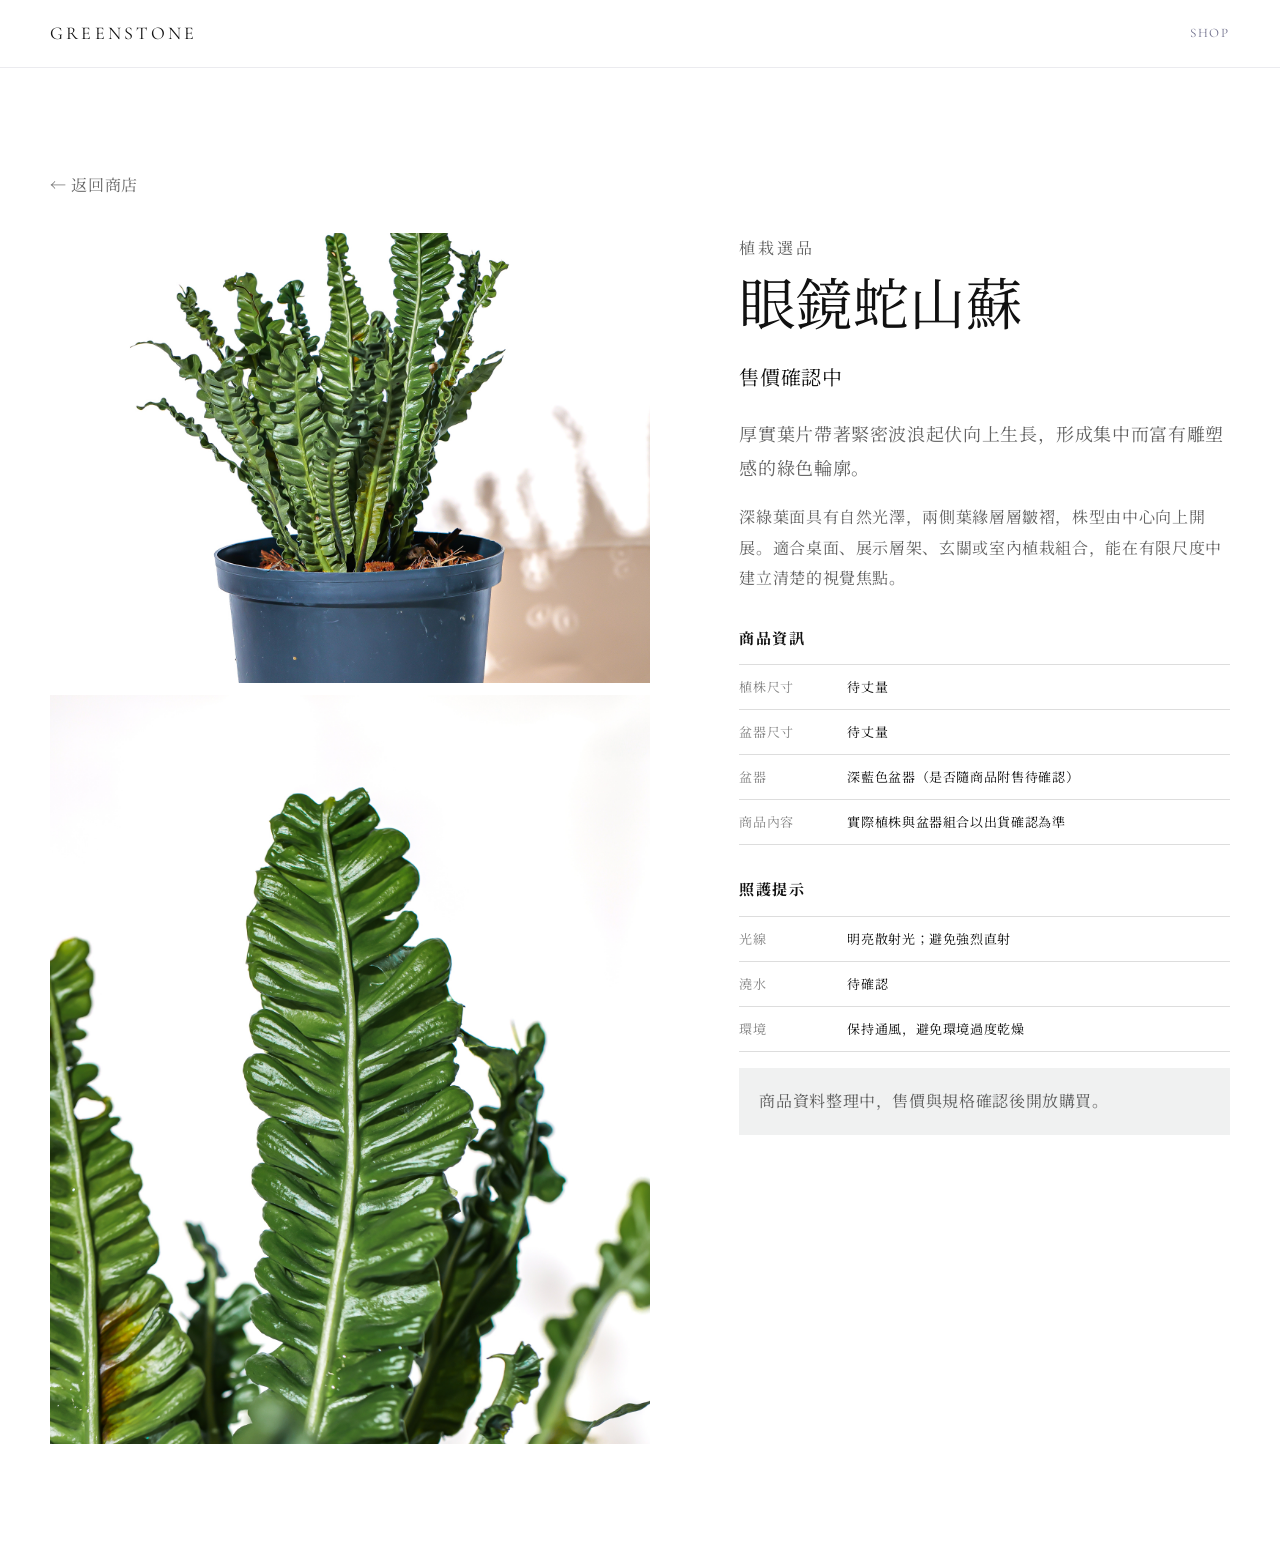
<file: products/cobra-birds-nest-fern.html>
<!DOCTYPE html>
<html lang="zh-Hant" class="subpage-root">
<head>
  <meta charset="UTF-8">
  <meta name="viewport" content="width=device-width, initial-scale=1.0">
  <title>眼鏡蛇山蘇｜GREENSTONE 植栽選品</title>
  <meta name="description" content="葉緣緊密波浪、株型直立集中的眼鏡蛇山蘇盆栽，適合桌面、層架與室內綠意配置。尺寸與售價確認中。">
  <meta property="og:title" content="眼鏡蛇山蘇｜GREENSTONE 植栽選品">
  <meta property="og:description" content="葉緣緊密波浪、株型直立集中的眼鏡蛇山蘇盆栽，適合桌面、層架與室內綠意配置。尺寸與售價確認中。">
  <meta property="og:image" content="https://shiverx6.github.io/greenstone/assets/images/products/cobra-birds-nest-fern-01.jpg">
  <link rel="preconnect" href="https://fonts.googleapis.com">
  <link rel="preconnect" href="https://fonts.gstatic.com" crossorigin>
  <link href="https://fonts.googleapis.com/css2?family=Cormorant+Garamond:wght@300;400;500&family=Noto+Serif+JP:wght@400;500;600&family=Noto+Sans+JP:wght@400;500;700&display=swap" rel="stylesheet">
  <link rel="stylesheet" href="../style.css">
</head>
<body class="subpage shop-page">
  <header class="shop-header">
    <a class="shop-logo" href="../index.html">GREENSTONE</a>
    <nav aria-label="商店導覽"><a href="../shop.html">SHOP</a></nav>
  </header>
  <main class="product-detail-main">
    <a class="product-detail-back" href="../shop.html#植栽商品區塊">← 返回商店</a>
    <section class="product-detail-layout">
      <div class="product-detail-gallery">
        <img src="../assets/images/products/cobra-birds-nest-fern-01.jpg" alt="深藍色盆器中的眼鏡蛇山蘇植株全貌">
        <img src="../assets/images/products/cobra-birds-nest-fern-02.jpg" alt="眼鏡蛇山蘇波浪狀光澤葉片近拍" loading="lazy">
      </div>
      <div class="product-detail-copy">
        <p class="product-detail-kicker">植栽選品</p>
        <h1>眼鏡蛇山蘇</h1>
        <p class="product-detail-price">售價確認中</p>
        <p class="product-detail-summary">厚實葉片帶著緊密波浪起伏向上生長，形成集中而富有雕塑感的綠色輪廓。</p>
        <p>深綠葉面具有自然光澤，兩側葉緣層層皺褶，株型由中心向上開展。適合桌面、展示層架、玄關或室內植栽組合，能在有限尺度中建立清楚的視覺焦點。</p>
        <section class="product-info-section">
          <h2>商品資訊</h2>
          <dl>
            <div><dt>植株尺寸</dt><dd>待丈量</dd></div>
            <div><dt>盆器尺寸</dt><dd>待丈量</dd></div>
            <div><dt>盆器</dt><dd>深藍色盆器（是否隨商品附售待確認）</dd></div>
            <div><dt>商品內容</dt><dd>實際植株與盆器組合以出貨確認為準</dd></div>
          </dl>
        </section>
        <section class="product-info-section">
          <h2>照護提示</h2>
          <dl>
            <div><dt>光線</dt><dd>明亮散射光；避免強烈直射</dd></div>
            <div><dt>澆水</dt><dd>待確認</dd></div>
            <div><dt>環境</dt><dd>保持通風，避免環境過度乾燥</dd></div>
          </dl>
        </section>
        <p class="product-coming-soon">商品資料整理中，售價與規格確認後開放購買。</p>
      </div>
    </section>
  </main>
</body>
</html>
</file>
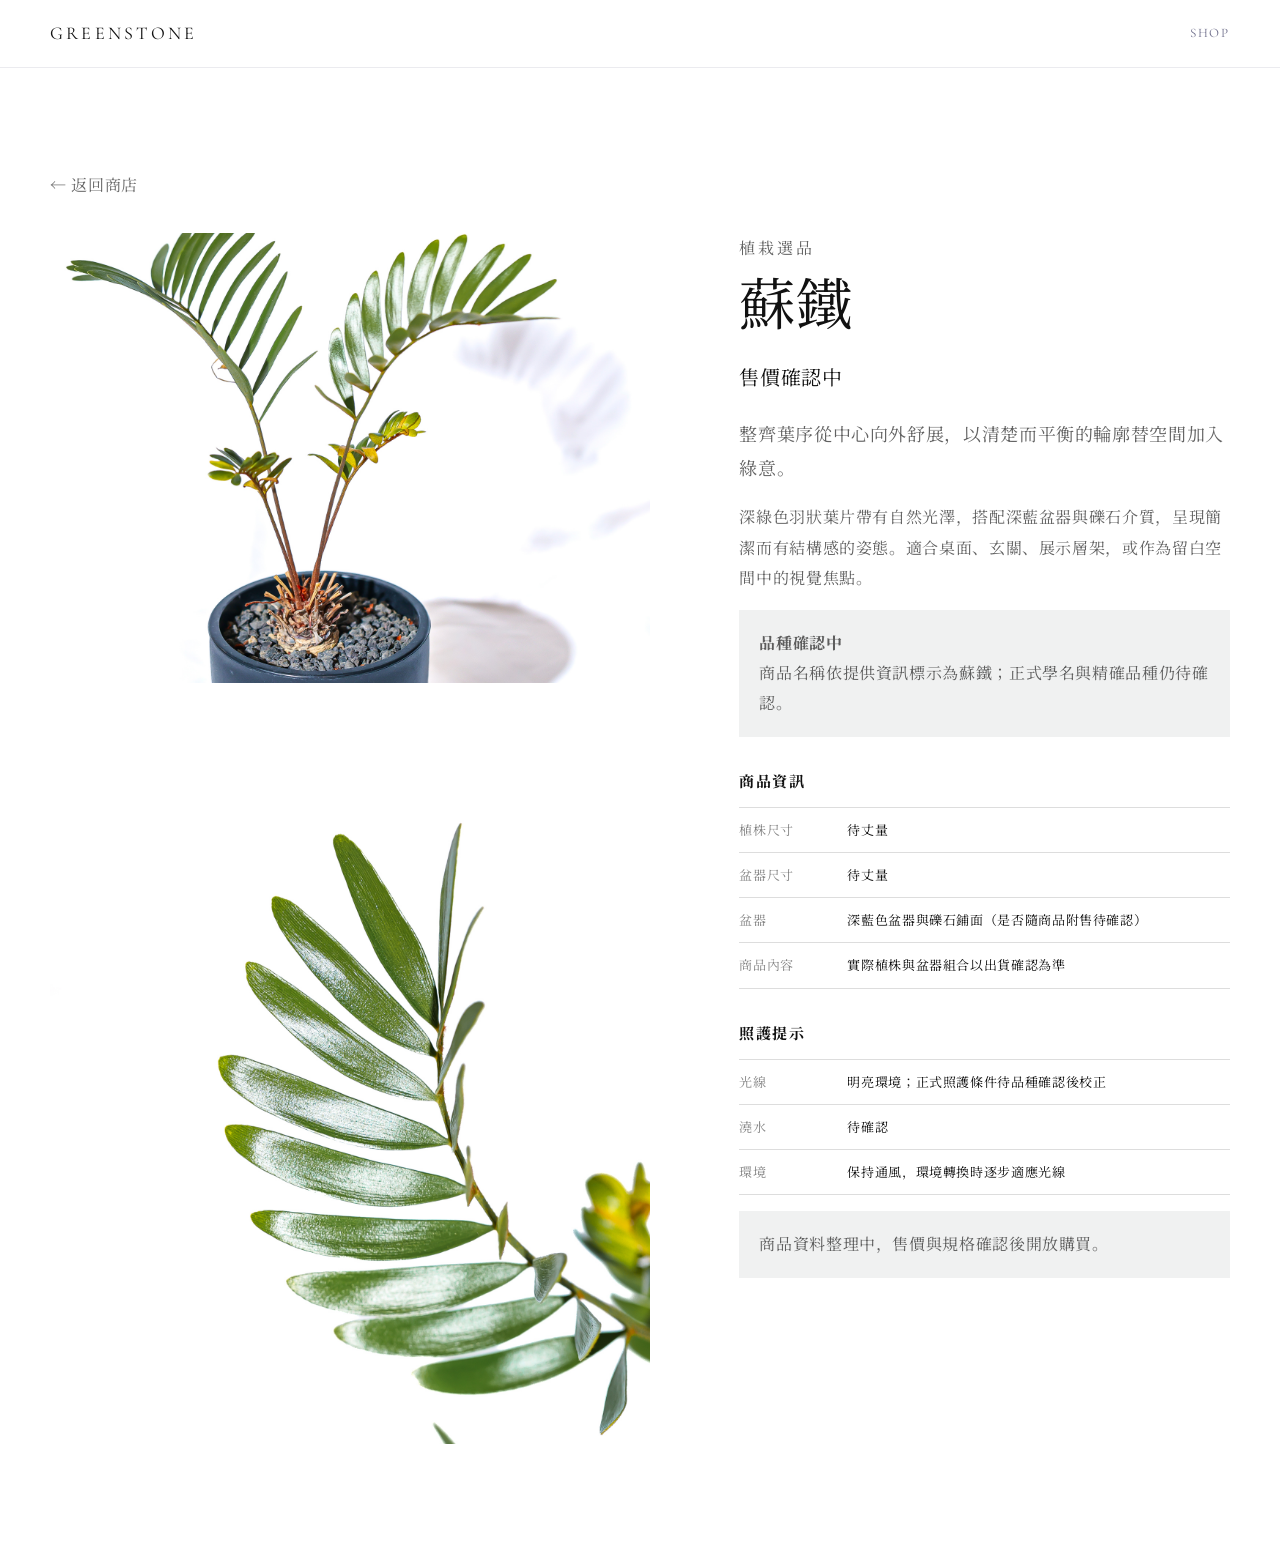
<file: products/cycad.html>
<!DOCTYPE html>
<html lang="zh-Hant" class="subpage-root">
<head>
  <meta charset="UTF-8">
  <meta name="viewport" content="width=device-width, initial-scale=1.0">
  <title>蘇鐵｜GREENSTONE 植栽選品</title>
  <meta name="description" content="葉序俐落、輪廓舒展的蘇鐵盆栽，適合桌面、玄關與留白空間。精確品種、尺寸與售價確認中。">
  <meta property="og:title" content="蘇鐵｜GREENSTONE 植栽選品">
  <meta property="og:description" content="葉序俐落、輪廓舒展的蘇鐵盆栽，適合桌面、玄關與留白空間。精確品種、尺寸與售價確認中。">
  <meta property="og:image" content="https://shiverx6.github.io/greenstone/assets/images/products/cycad-01.jpg">
  <link rel="preconnect" href="https://fonts.googleapis.com">
  <link rel="preconnect" href="https://fonts.gstatic.com" crossorigin>
  <link href="https://fonts.googleapis.com/css2?family=Cormorant+Garamond:wght@300;400;500&family=Noto+Serif+JP:wght@400;500;600&family=Noto+Sans+JP:wght@400;500;700&display=swap" rel="stylesheet">
  <link rel="stylesheet" href="../style.css">
</head>
<body class="subpage shop-page">
  <header class="shop-header">
    <a class="shop-logo" href="../index.html">GREENSTONE</a>
    <nav aria-label="商店導覽"><a href="../shop.html">SHOP</a></nav>
  </header>
  <main class="product-detail-main">
    <a class="product-detail-back" href="../shop.html#植栽商品區塊">← 返回商店</a>
    <section class="product-detail-layout">
      <div class="product-detail-gallery">
        <img src="../assets/images/products/cycad-01.jpg" alt="深藍色盆器中的蘇鐵植株全貌">
        <img src="../assets/images/products/cycad-02.jpg" alt="蘇鐵光澤羽狀葉片近拍" loading="lazy">
      </div>
      <div class="product-detail-copy">
        <p class="product-detail-kicker">植栽選品</p>
        <h1>蘇鐵</h1>
        <p class="product-detail-price">售價確認中</p>
        <p class="product-detail-summary">整齊葉序從中心向外舒展，以清楚而平衡的輪廓替空間加入綠意。</p>
        <p>深綠色羽狀葉片帶有自然光澤，搭配深藍盆器與礫石介質，呈現簡潔而有結構感的姿態。適合桌面、玄關、展示層架，或作為留白空間中的視覺焦點。</p>
        <p class="product-status-note"><strong>品種確認中</strong><br>商品名稱依提供資訊標示為蘇鐵；正式學名與精確品種仍待確認。</p>
        <section class="product-info-section">
          <h2>商品資訊</h2>
          <dl>
            <div><dt>植株尺寸</dt><dd>待丈量</dd></div>
            <div><dt>盆器尺寸</dt><dd>待丈量</dd></div>
            <div><dt>盆器</dt><dd>深藍色盆器與礫石鋪面（是否隨商品附售待確認）</dd></div>
            <div><dt>商品內容</dt><dd>實際植株與盆器組合以出貨確認為準</dd></div>
          </dl>
        </section>
        <section class="product-info-section">
          <h2>照護提示</h2>
          <dl>
            <div><dt>光線</dt><dd>明亮環境；正式照護條件待品種確認後校正</dd></div>
            <div><dt>澆水</dt><dd>待確認</dd></div>
            <div><dt>環境</dt><dd>保持通風，環境轉換時逐步適應光線</dd></div>
          </dl>
        </section>
        <p class="product-coming-soon">商品資料整理中，售價與規格確認後開放購買。</p>
      </div>
    </section>
  </main>
</body>
</html>
</file>
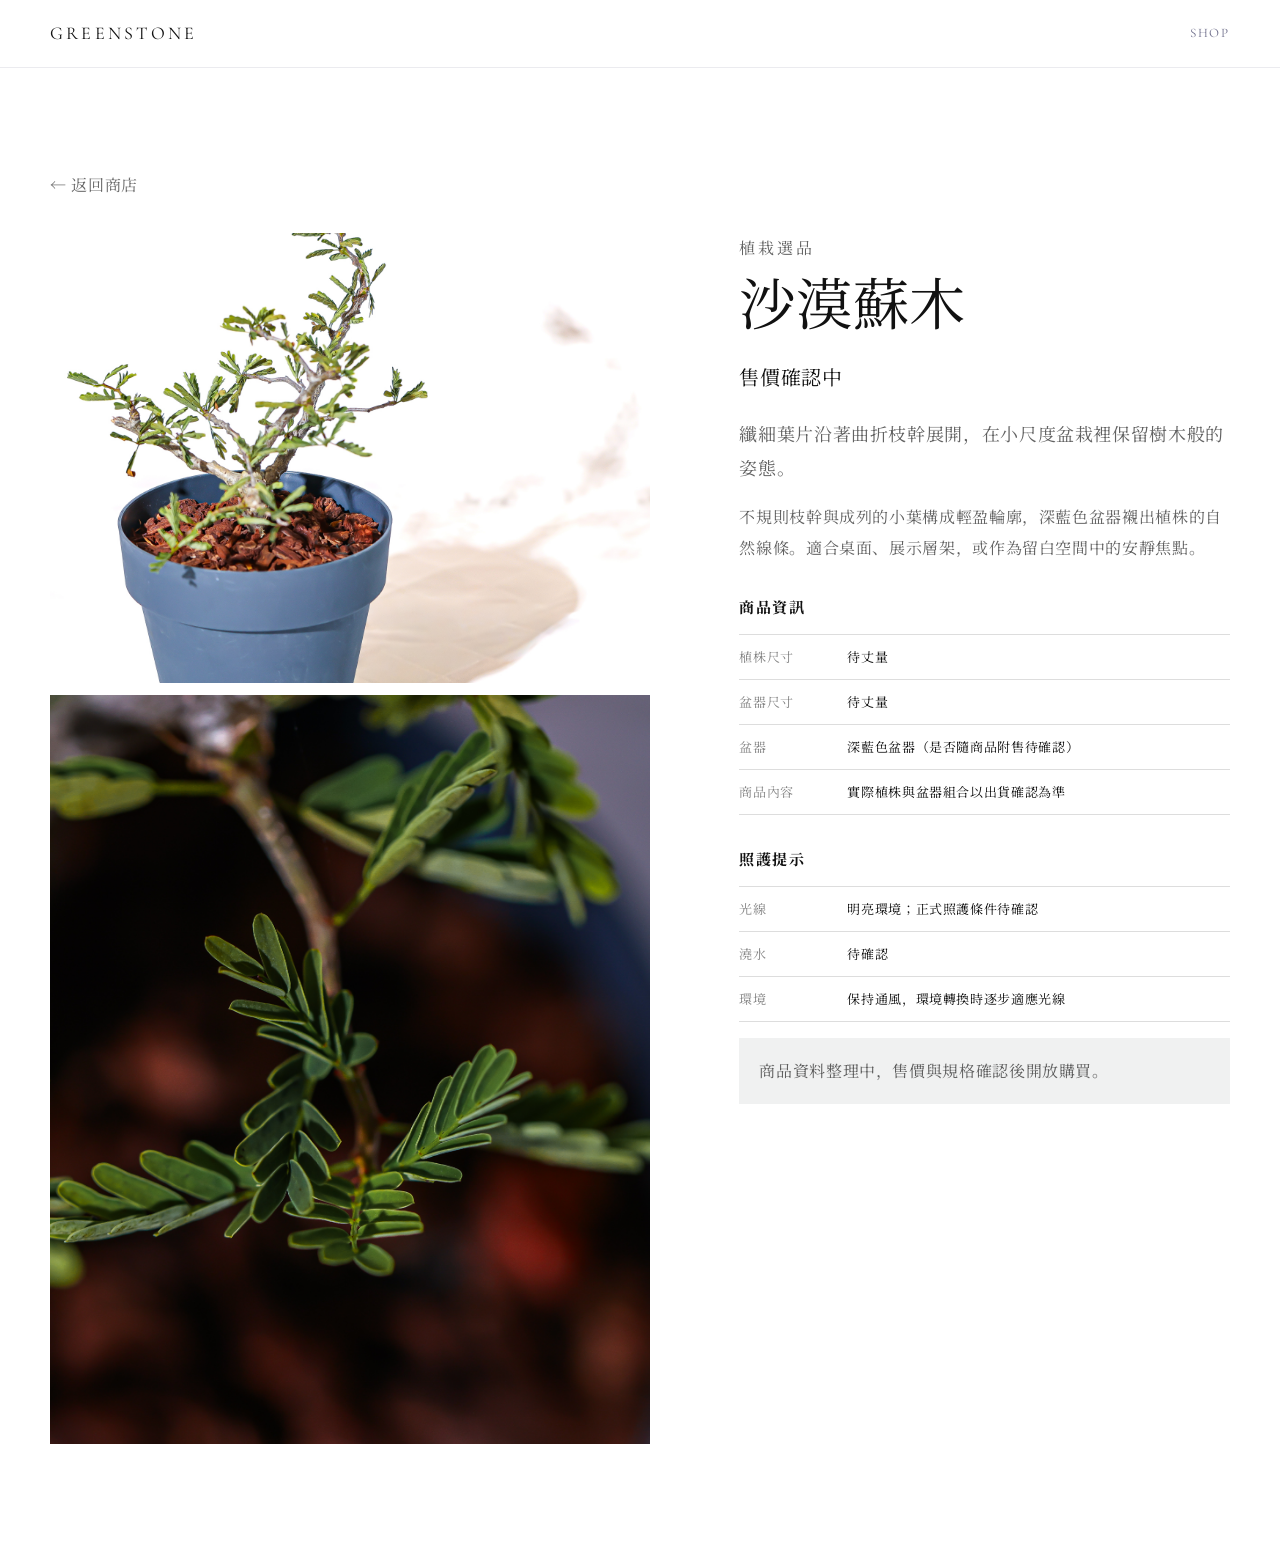
<file: products/desert-sappanwood.html>
<!DOCTYPE html>
<html lang="zh-Hant" class="subpage-root">
<head>
  <meta charset="UTF-8">
  <meta name="viewport" content="width=device-width, initial-scale=1.0">
  <title>沙漠蘇木｜GREENSTONE 植栽選品</title>
  <meta name="description" content="枝幹線條鮮明、葉片細緻的沙漠蘇木盆栽，適合桌面、層架與留白空間。尺寸與售價確認中。">
  <meta property="og:title" content="沙漠蘇木｜GREENSTONE 植栽選品">
  <meta property="og:description" content="枝幹線條鮮明、葉片細緻的沙漠蘇木盆栽，適合桌面、層架與留白空間。尺寸與售價確認中。">
  <meta property="og:image" content="https://shiverx6.github.io/greenstone/assets/images/products/desert-sappanwood-01.jpg">
  <link rel="preconnect" href="https://fonts.googleapis.com">
  <link rel="preconnect" href="https://fonts.gstatic.com" crossorigin>
  <link href="https://fonts.googleapis.com/css2?family=Cormorant+Garamond:wght@300;400;500&family=Noto+Serif+JP:wght@400;500;600&family=Noto+Sans+JP:wght@400;500;700&display=swap" rel="stylesheet">
  <link rel="stylesheet" href="../style.css">
</head>
<body class="subpage shop-page">
  <header class="shop-header">
    <a class="shop-logo" href="../index.html">GREENSTONE</a>
    <nav aria-label="商店導覽"><a href="../shop.html">SHOP</a></nav>
  </header>
  <main class="product-detail-main">
    <a class="product-detail-back" href="../shop.html#植栽商品區塊">← 返回商店</a>
    <section class="product-detail-layout">
      <div class="product-detail-gallery">
        <img src="../assets/images/products/desert-sappanwood-01.jpg" alt="深藍色盆器中的沙漠蘇木植株全貌">
        <img src="../assets/images/products/desert-sappanwood-02.jpg" alt="沙漠蘇木枝條與細小葉片近拍" loading="lazy">
      </div>
      <div class="product-detail-copy">
        <p class="product-detail-kicker">植栽選品</p>
        <h1>沙漠蘇木</h1>
        <p class="product-detail-price">售價確認中</p>
        <p class="product-detail-summary">纖細葉片沿著曲折枝幹展開，在小尺度盆栽裡保留樹木般的姿態。</p>
        <p>不規則枝幹與成列的小葉構成輕盈輪廓，深藍色盆器襯出植株的自然線條。適合桌面、展示層架，或作為留白空間中的安靜焦點。</p>
        <section class="product-info-section">
          <h2>商品資訊</h2>
          <dl>
            <div><dt>植株尺寸</dt><dd>待丈量</dd></div>
            <div><dt>盆器尺寸</dt><dd>待丈量</dd></div>
            <div><dt>盆器</dt><dd>深藍色盆器（是否隨商品附售待確認）</dd></div>
            <div><dt>商品內容</dt><dd>實際植株與盆器組合以出貨確認為準</dd></div>
          </dl>
        </section>
        <section class="product-info-section">
          <h2>照護提示</h2>
          <dl>
            <div><dt>光線</dt><dd>明亮環境；正式照護條件待確認</dd></div>
            <div><dt>澆水</dt><dd>待確認</dd></div>
            <div><dt>環境</dt><dd>保持通風，環境轉換時逐步適應光線</dd></div>
          </dl>
        </section>
        <p class="product-coming-soon">商品資料整理中，售價與規格確認後開放購買。</p>
      </div>
    </section>
  </main>
</body>
</html>
</file>
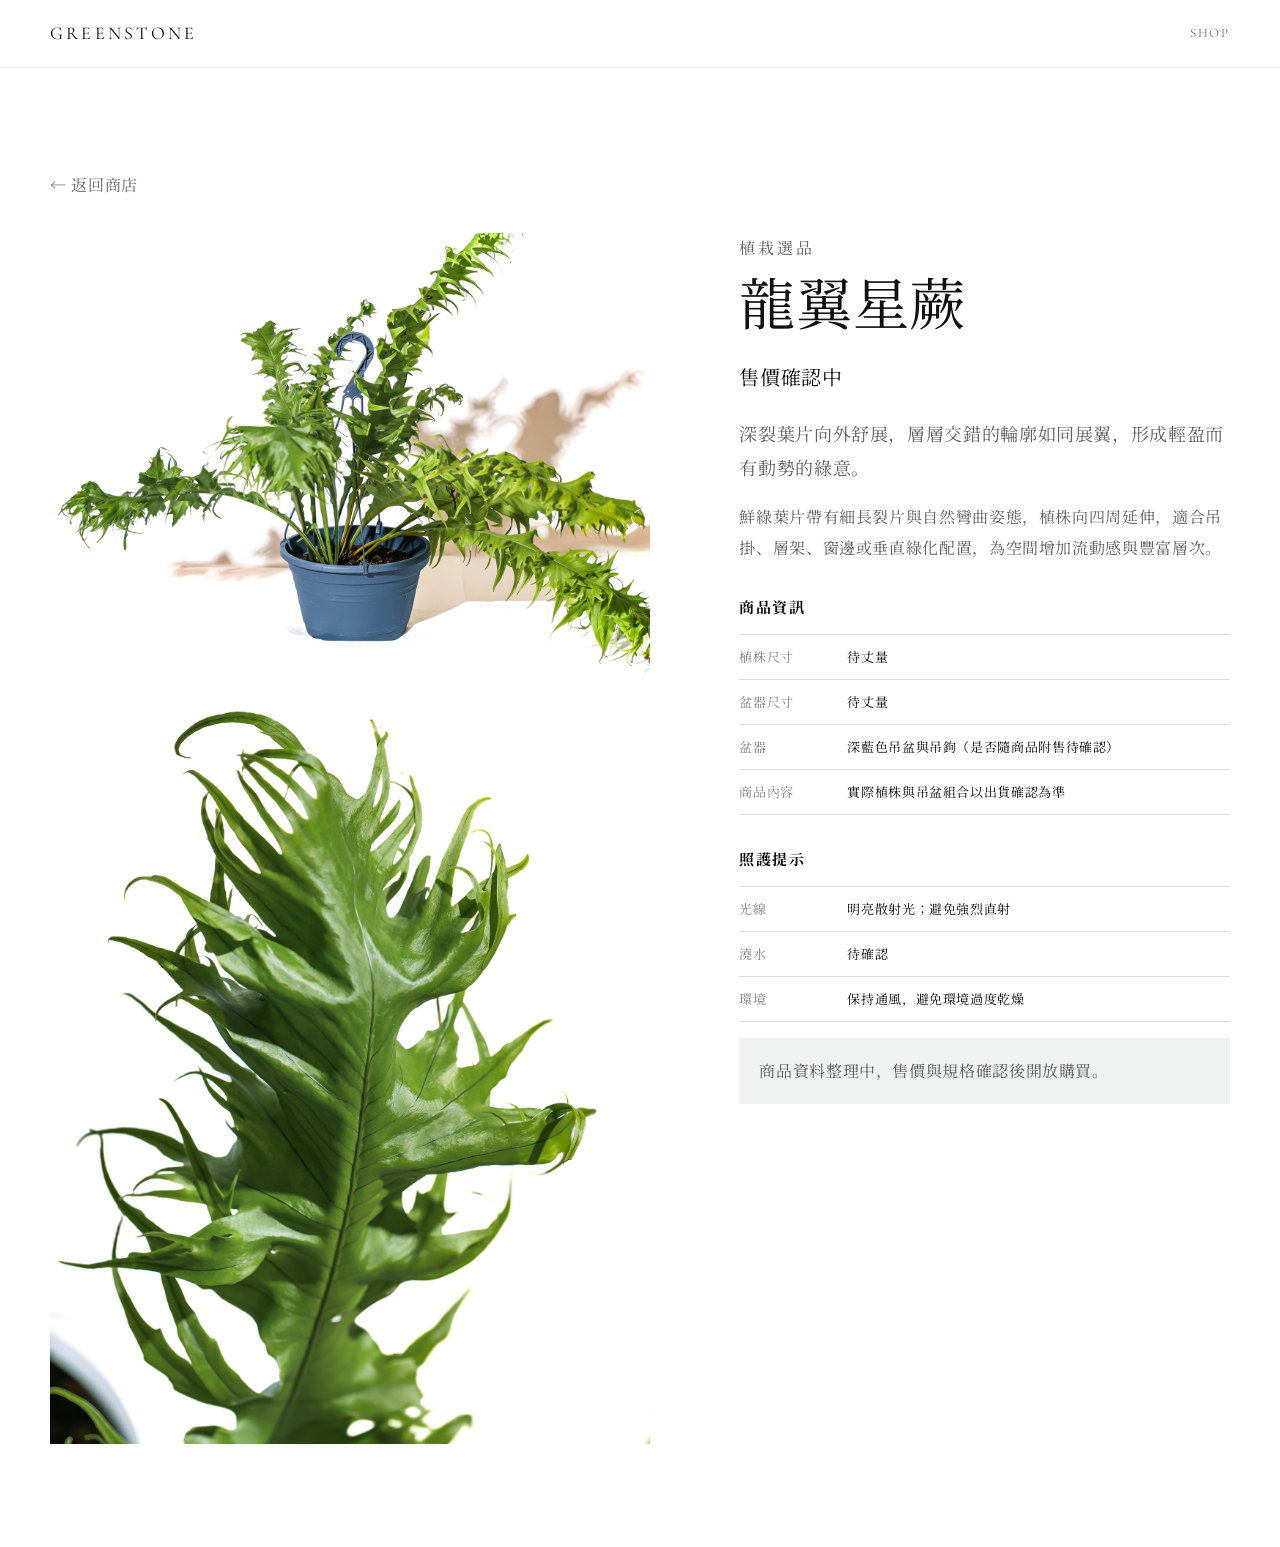
<file: products/dragon-wing-star-fern.html>
<!DOCTYPE html>
<html lang="zh-Hant" class="subpage-root">
<head>
  <meta charset="UTF-8">
  <meta name="viewport" content="width=device-width, initial-scale=1.0">
  <title>龍翼星蕨｜GREENSTONE 植栽選品</title>
  <meta name="description" content="葉片深裂、輪廓如翼展開的龍翼星蕨吊盆，適合層架、窗邊與垂直綠化。尺寸與售價確認中。">
  <meta property="og:title" content="龍翼星蕨｜GREENSTONE 植栽選品">
  <meta property="og:description" content="葉片深裂、輪廓如翼展開的龍翼星蕨吊盆，適合層架、窗邊與垂直綠化。尺寸與售價確認中。">
  <meta property="og:image" content="https://shiverx6.github.io/greenstone/assets/images/products/dragon-wing-star-fern-01.jpg">
  <link rel="preconnect" href="https://fonts.googleapis.com">
  <link rel="preconnect" href="https://fonts.gstatic.com" crossorigin>
  <link href="https://fonts.googleapis.com/css2?family=Cormorant+Garamond:wght@300;400;500&family=Noto+Serif+JP:wght@400;500;600&family=Noto+Sans+JP:wght@400;500;700&display=swap" rel="stylesheet">
  <link rel="stylesheet" href="../style.css">
</head>
<body class="subpage shop-page">
  <header class="shop-header">
    <a class="shop-logo" href="../index.html">GREENSTONE</a>
    <nav aria-label="商店導覽"><a href="../shop.html">SHOP</a></nav>
  </header>
  <main class="product-detail-main">
    <a class="product-detail-back" href="../shop.html#植栽商品區塊">← 返回商店</a>
    <section class="product-detail-layout">
      <div class="product-detail-gallery">
        <img src="../assets/images/products/dragon-wing-star-fern-01.jpg" alt="深藍色吊盆中的龍翼星蕨植株全貌">
        <img src="../assets/images/products/dragon-wing-star-fern-02.jpg" alt="龍翼星蕨深裂葉片近拍" loading="lazy">
      </div>
      <div class="product-detail-copy">
        <p class="product-detail-kicker">植栽選品</p>
        <h1>龍翼星蕨</h1>
        <p class="product-detail-price">售價確認中</p>
        <p class="product-detail-summary">深裂葉片向外舒展，層層交錯的輪廓如同展翼，形成輕盈而有動勢的綠意。</p>
        <p>鮮綠葉片帶有細長裂片與自然彎曲姿態，植株向四周延伸，適合吊掛、層架、窗邊或垂直綠化配置，為空間增加流動感與豐富層次。</p>
        <section class="product-info-section">
          <h2>商品資訊</h2>
          <dl>
            <div><dt>植株尺寸</dt><dd>待丈量</dd></div>
            <div><dt>盆器尺寸</dt><dd>待丈量</dd></div>
            <div><dt>盆器</dt><dd>深藍色吊盆與吊鉤（是否隨商品附售待確認）</dd></div>
            <div><dt>商品內容</dt><dd>實際植株與吊盆組合以出貨確認為準</dd></div>
          </dl>
        </section>
        <section class="product-info-section">
          <h2>照護提示</h2>
          <dl>
            <div><dt>光線</dt><dd>明亮散射光；避免強烈直射</dd></div>
            <div><dt>澆水</dt><dd>待確認</dd></div>
            <div><dt>環境</dt><dd>保持通風，避免環境過度乾燥</dd></div>
          </dl>
        </section>
        <p class="product-coming-soon">商品資料整理中，售價與規格確認後開放購買。</p>
      </div>
    </section>
  </main>
</body>
</html>
</file>
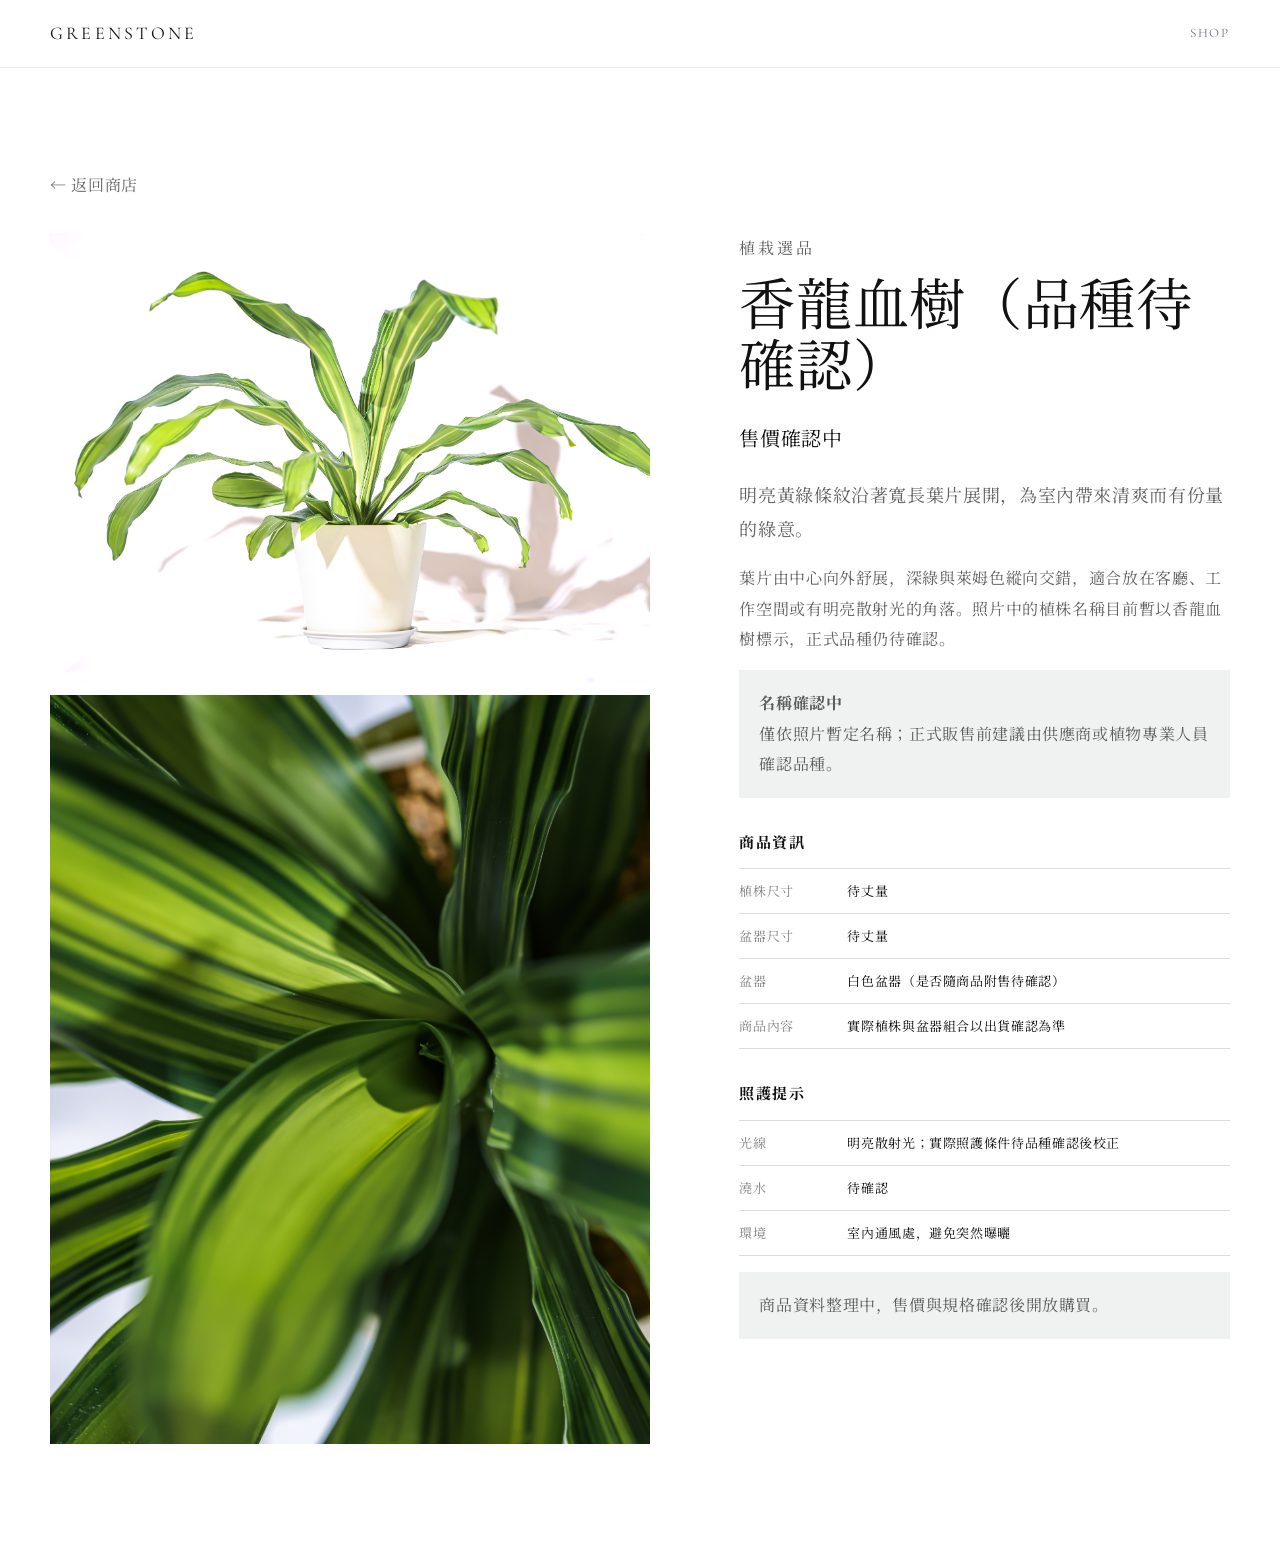
<file: products/fragrant-dracaena-pot.html>
<!DOCTYPE html>
<html lang="zh-Hant" class="subpage-root">
<head>
  <meta charset="UTF-8">
  <meta name="viewport" content="width=device-width, initial-scale=1.0">
  <title>香龍血樹（品種待確認）｜GREENSTONE 植栽選品</title>
  <meta name="description" content="黃綠條紋寬葉植栽，適合客廳與工作空間。品種、尺寸與售價確認中。">
  <meta property="og:title" content="香龍血樹（品種待確認）｜GREENSTONE 植栽選品">
  <meta property="og:description" content="黃綠條紋寬葉植栽，適合客廳與工作空間。品種、尺寸與售價確認中。">
  <meta property="og:image" content="https://shiverx6.github.io/greenstone/assets/images/products/fragrant-dracaena-01.jpg">
  <link rel="preconnect" href="https://fonts.googleapis.com">
  <link rel="preconnect" href="https://fonts.gstatic.com" crossorigin>
  <link href="https://fonts.googleapis.com/css2?family=Cormorant+Garamond:wght@300;400;500&family=Noto+Serif+JP:wght@400;500;600&family=Noto+Sans+JP:wght@400;500;700&display=swap" rel="stylesheet">
  <link rel="stylesheet" href="../style.css">
</head>
<body class="subpage shop-page">
  <header class="shop-header">
    <a class="shop-logo" href="../index.html">GREENSTONE</a>
    <nav aria-label="商店導覽"><a href="../shop.html">SHOP</a></nav>
  </header>
  <main class="product-detail-main">
    <a class="product-detail-back" href="../shop.html#植栽商品區塊">← 返回商店</a>
    <section class="product-detail-layout">
      <div class="product-detail-gallery">
        <img src="../assets/images/products/fragrant-dracaena-01.jpg" alt="白色盆器中的黃綠條紋寬葉植栽全貌">
        <img src="../assets/images/products/fragrant-dracaena-02.jpg" alt="黃綠條紋葉片與葉心近拍" loading="lazy">
      </div>
      <div class="product-detail-copy">
        <p class="product-detail-kicker">植栽選品</p>
        <h1>香龍血樹（品種待確認）</h1>
        <p class="product-detail-price">售價確認中</p>
        <p class="product-detail-summary">明亮黃綠條紋沿著寬長葉片展開，為室內帶來清爽而有份量的綠意。</p>
        <p>葉片由中心向外舒展，深綠與萊姆色縱向交錯，適合放在客廳、工作空間或有明亮散射光的角落。照片中的植株名稱目前暫以香龍血樹標示，正式品種仍待確認。</p>
        <p class="product-status-note"><strong>名稱確認中</strong><br>僅依照片暫定名稱；正式販售前建議由供應商或植物專業人員確認品種。</p>
        <section class="product-info-section">
          <h2>商品資訊</h2>
          <dl>
            <div><dt>植株尺寸</dt><dd>待丈量</dd></div>
            <div><dt>盆器尺寸</dt><dd>待丈量</dd></div>
            <div><dt>盆器</dt><dd>白色盆器（是否隨商品附售待確認）</dd></div>
            <div><dt>商品內容</dt><dd>實際植株與盆器組合以出貨確認為準</dd></div>
          </dl>
        </section>
        <section class="product-info-section">
          <h2>照護提示</h2>
          <dl>
            <div><dt>光線</dt><dd>明亮散射光；實際照護條件待品種確認後校正</dd></div>
            <div><dt>澆水</dt><dd>待確認</dd></div>
            <div><dt>環境</dt><dd>室內通風處，避免突然曝曬</dd></div>
          </dl>
        </section>
        <p class="product-coming-soon">商品資料整理中，售價與規格確認後開放購買。</p>
      </div>
    </section>
  </main>
</body>
</html>
</file>
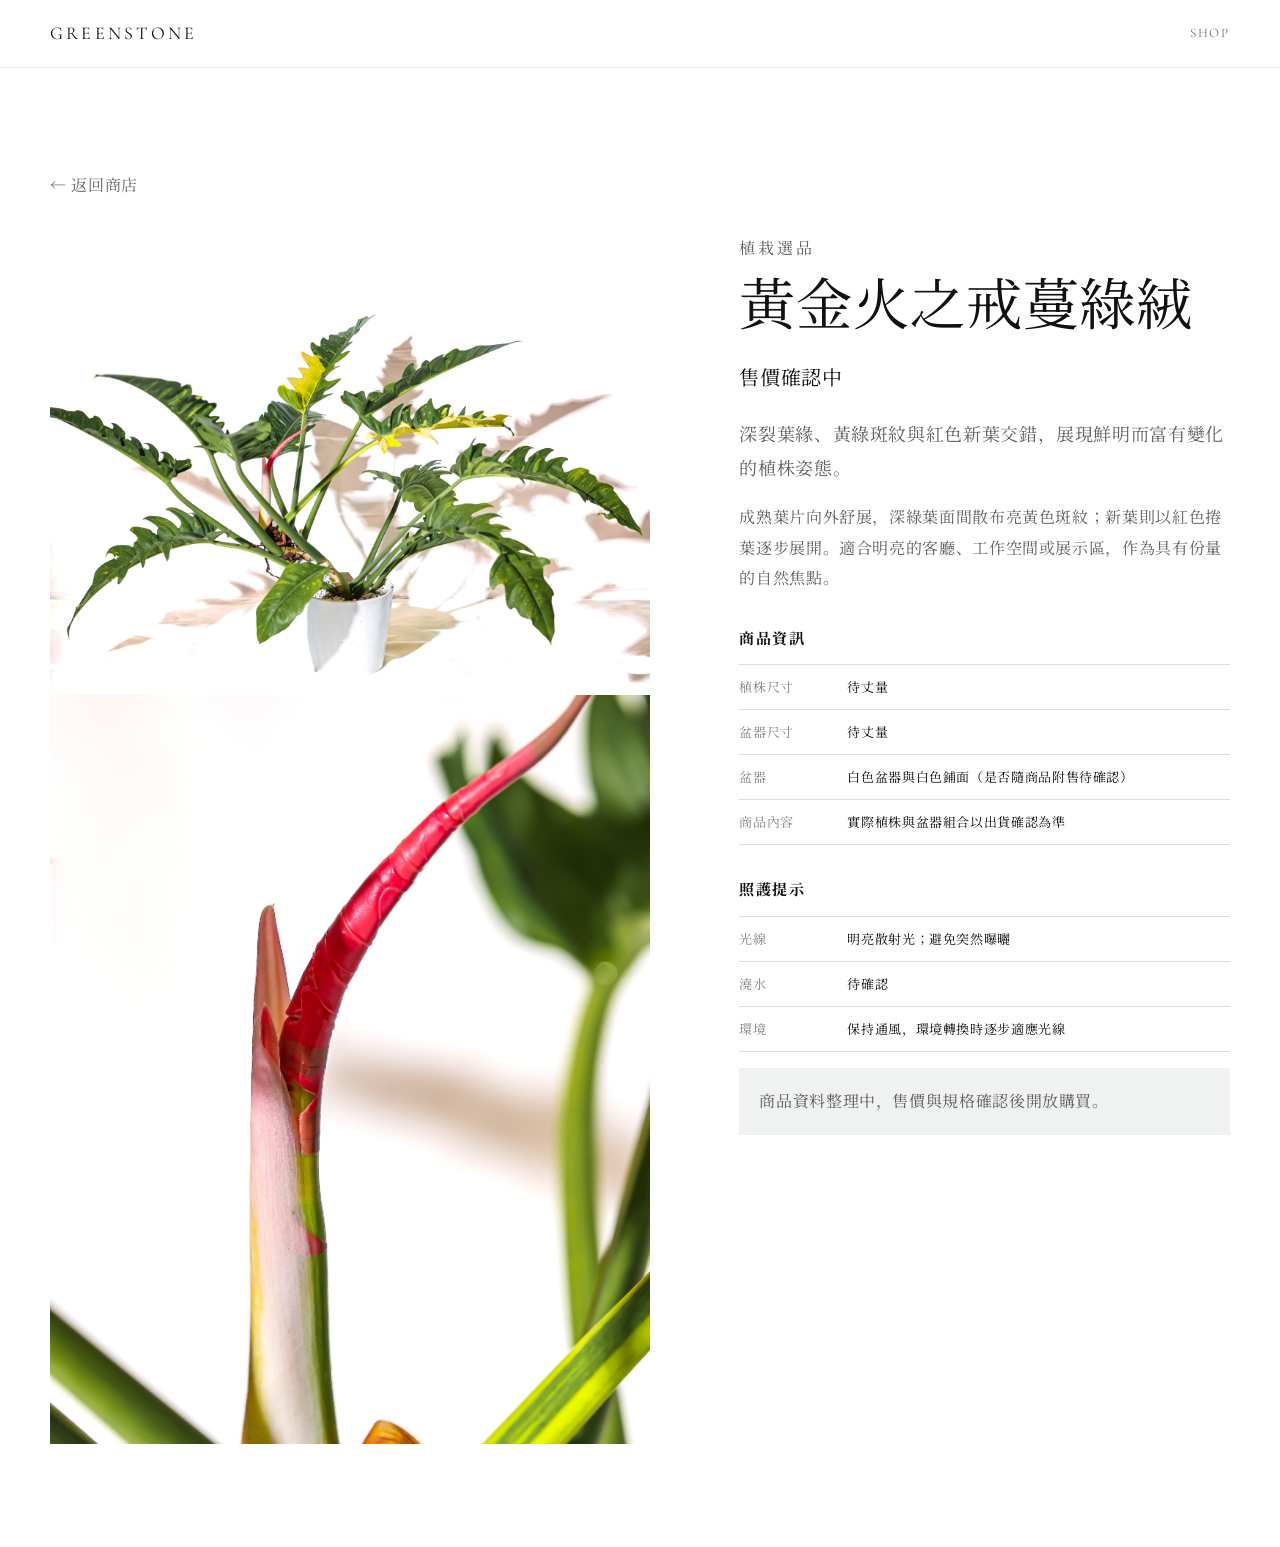
<file: products/golden-ring-of-fire-philodendron.html>
<!DOCTYPE html>
<html lang="zh-Hant" class="subpage-root">
<head>
  <meta charset="UTF-8">
  <meta name="viewport" content="width=device-width, initial-scale=1.0">
  <title>黃金火之戒蔓綠絨｜GREENSTONE 植栽選品</title>
  <meta name="description" content="葉緣深裂、帶有黃綠斑紋與紅色新葉的黃金火之戒蔓綠絨。尺寸、盆器內容與售價確認中。">
  <meta property="og:title" content="黃金火之戒蔓綠絨｜GREENSTONE 植栽選品">
  <meta property="og:description" content="葉緣深裂、帶有黃綠斑紋與紅色新葉的黃金火之戒蔓綠絨。尺寸、盆器內容與售價確認中。">
  <meta property="og:image" content="https://shiverx6.github.io/greenstone/assets/images/products/golden-ring-of-fire-philodendron-01.jpg">
  <link rel="preconnect" href="https://fonts.googleapis.com">
  <link rel="preconnect" href="https://fonts.gstatic.com" crossorigin>
  <link href="https://fonts.googleapis.com/css2?family=Cormorant+Garamond:wght@300;400;500&family=Noto+Serif+JP:wght@400;500;600&family=Noto+Sans+JP:wght@400;500;700&display=swap" rel="stylesheet">
  <link rel="stylesheet" href="../style.css">
</head>
<body class="subpage shop-page">
  <header class="shop-header">
    <a class="shop-logo" href="../index.html">GREENSTONE</a>
    <nav aria-label="商店導覽"><a href="../shop.html">SHOP</a></nav>
  </header>
  <main class="product-detail-main">
    <a class="product-detail-back" href="../shop.html#植栽商品區塊">← 返回商店</a>
    <section class="product-detail-layout">
      <div class="product-detail-gallery">
        <img src="../assets/images/products/golden-ring-of-fire-philodendron-01.jpg" alt="白色盆器中的黃金火之戒蔓綠絨植株全貌">
        <img src="../assets/images/products/golden-ring-of-fire-philodendron-02.jpg" alt="黃金火之戒蔓綠絨紅色新葉近拍" loading="lazy">
      </div>
      <div class="product-detail-copy">
        <p class="product-detail-kicker">植栽選品</p>
        <h1>黃金火之戒蔓綠絨</h1>
        <p class="product-detail-price">售價確認中</p>
        <p class="product-detail-summary">深裂葉緣、黃綠斑紋與紅色新葉交錯，展現鮮明而富有變化的植株姿態。</p>
        <p>成熟葉片向外舒展，深綠葉面間散布亮黃色斑紋；新葉則以紅色捲葉逐步展開。適合明亮的客廳、工作空間或展示區，作為具有份量的自然焦點。</p>
        <section class="product-info-section">
          <h2>商品資訊</h2>
          <dl>
            <div><dt>植株尺寸</dt><dd>待丈量</dd></div>
            <div><dt>盆器尺寸</dt><dd>待丈量</dd></div>
            <div><dt>盆器</dt><dd>白色盆器與白色鋪面（是否隨商品附售待確認）</dd></div>
            <div><dt>商品內容</dt><dd>實際植株與盆器組合以出貨確認為準</dd></div>
          </dl>
        </section>
        <section class="product-info-section">
          <h2>照護提示</h2>
          <dl>
            <div><dt>光線</dt><dd>明亮散射光；避免突然曝曬</dd></div>
            <div><dt>澆水</dt><dd>待確認</dd></div>
            <div><dt>環境</dt><dd>保持通風，環境轉換時逐步適應光線</dd></div>
          </dl>
        </section>
        <p class="product-coming-soon">商品資料整理中，售價與規格確認後開放購買。</p>
      </div>
    </section>
  </main>
</body>
</html>
</file>
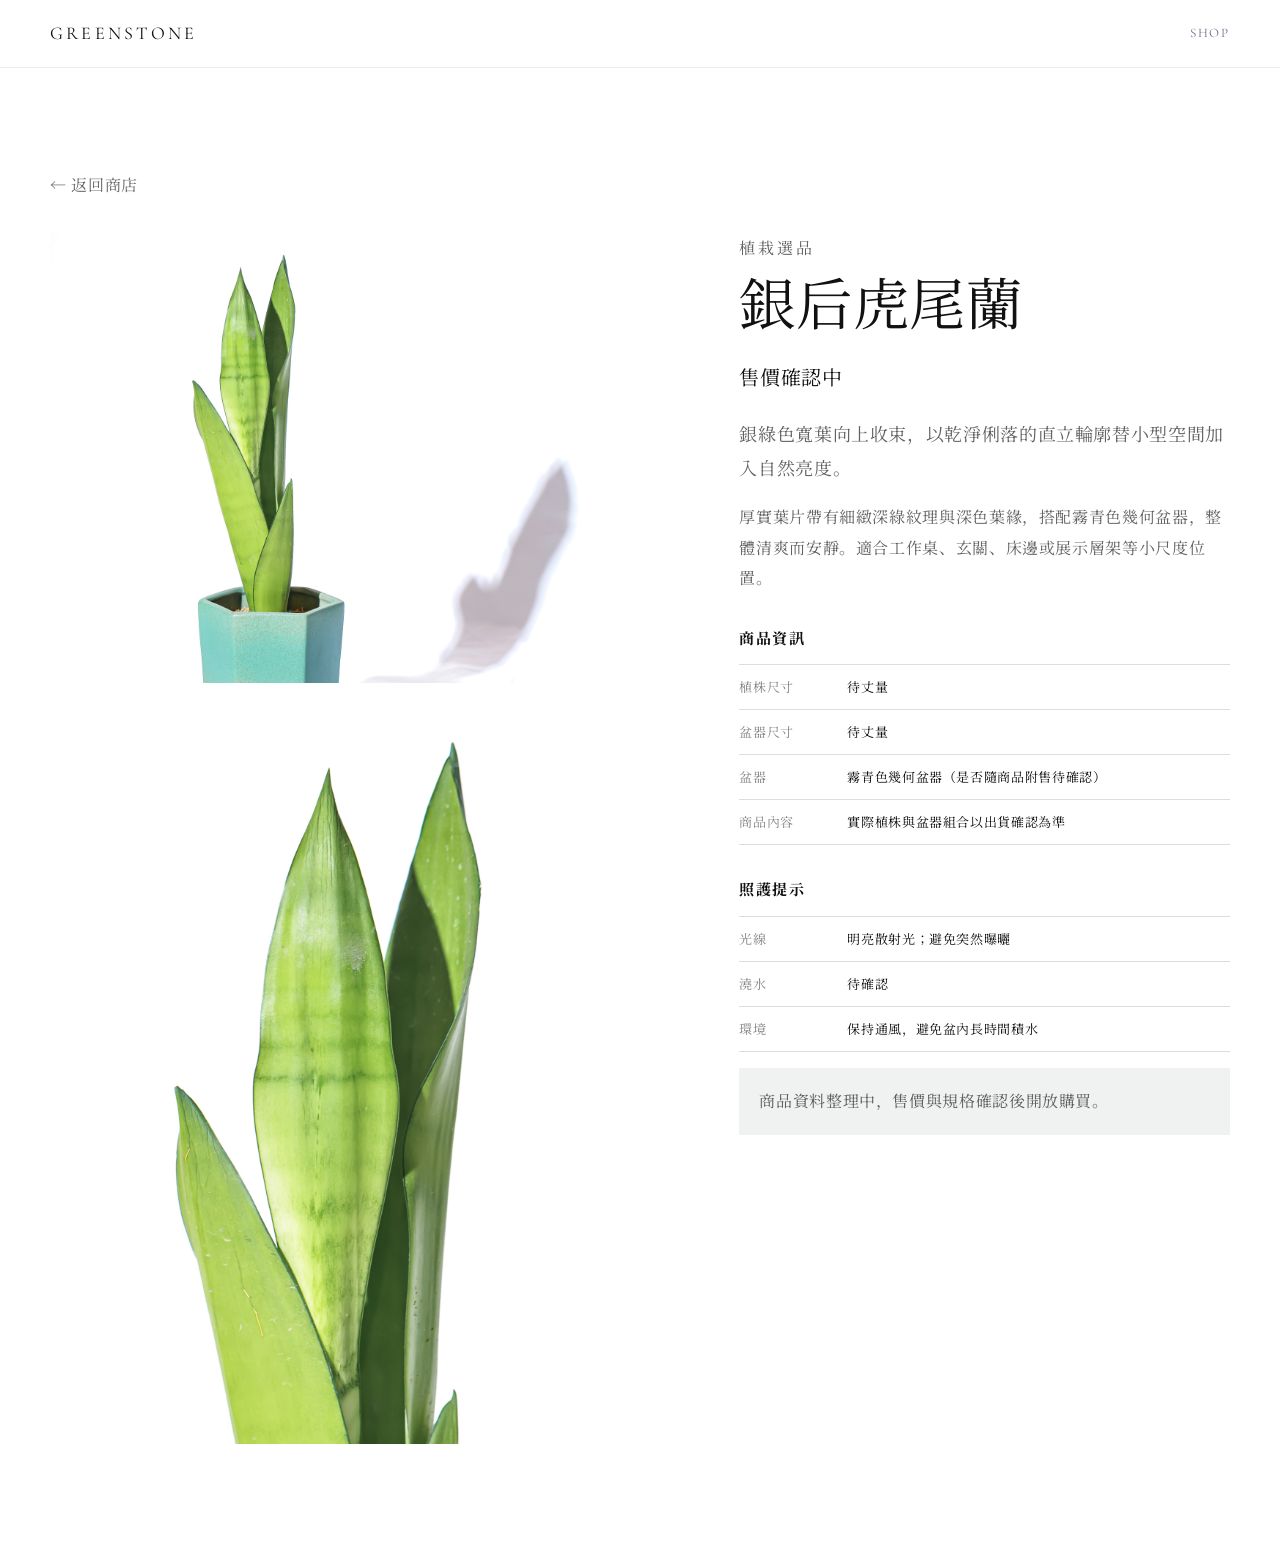
<file: products/silver-queen-snake-plant.html>
<!DOCTYPE html>
<html lang="zh-Hant" class="subpage-root">
<head>
  <meta charset="UTF-8">
  <meta name="viewport" content="width=device-width, initial-scale=1.0">
  <title>銀后虎尾蘭｜GREENSTONE 植栽選品</title>
  <meta name="description" content="銀綠色寬葉直立生長的銀后虎尾蘭盆栽，搭配霧青色幾何盆器，適合桌面與小型空間。尺寸與售價確認中。">
  <meta property="og:title" content="銀后虎尾蘭｜GREENSTONE 植栽選品">
  <meta property="og:description" content="銀綠色寬葉直立生長的銀后虎尾蘭盆栽，搭配霧青色幾何盆器，適合桌面與小型空間。尺寸與售價確認中。">
  <meta property="og:image" content="https://shiverx6.github.io/greenstone/assets/images/products/silver-queen-snake-plant-01.jpg">
  <link rel="preconnect" href="https://fonts.googleapis.com">
  <link rel="preconnect" href="https://fonts.gstatic.com" crossorigin>
  <link href="https://fonts.googleapis.com/css2?family=Cormorant+Garamond:wght@300;400;500&family=Noto+Serif+JP:wght@400;500;600&family=Noto+Sans+JP:wght@400;500;700&display=swap" rel="stylesheet">
  <link rel="stylesheet" href="../style.css">
</head>
<body class="subpage shop-page">
  <header class="shop-header">
    <a class="shop-logo" href="../index.html">GREENSTONE</a>
    <nav aria-label="商店導覽"><a href="../shop.html">SHOP</a></nav>
  </header>
  <main class="product-detail-main">
    <a class="product-detail-back" href="../shop.html#植栽商品區塊">← 返回商店</a>
    <section class="product-detail-layout">
      <div class="product-detail-gallery">
        <img src="../assets/images/products/silver-queen-snake-plant-01.jpg" alt="霧青色幾何盆器中的銀后虎尾蘭植株全貌">
        <img src="../assets/images/products/silver-queen-snake-plant-02.jpg" alt="銀后虎尾蘭銀綠色寬葉近拍" loading="lazy">
      </div>
      <div class="product-detail-copy">
        <p class="product-detail-kicker">植栽選品</p>
        <h1>銀后虎尾蘭</h1>
        <p class="product-detail-price">售價確認中</p>
        <p class="product-detail-summary">銀綠色寬葉向上收束，以乾淨俐落的直立輪廓替小型空間加入自然亮度。</p>
        <p>厚實葉片帶有細緻深綠紋理與深色葉緣，搭配霧青色幾何盆器，整體清爽而安靜。適合工作桌、玄關、床邊或展示層架等小尺度位置。</p>
        <section class="product-info-section">
          <h2>商品資訊</h2>
          <dl>
            <div><dt>植株尺寸</dt><dd>待丈量</dd></div>
            <div><dt>盆器尺寸</dt><dd>待丈量</dd></div>
            <div><dt>盆器</dt><dd>霧青色幾何盆器（是否隨商品附售待確認）</dd></div>
            <div><dt>商品內容</dt><dd>實際植株與盆器組合以出貨確認為準</dd></div>
          </dl>
        </section>
        <section class="product-info-section">
          <h2>照護提示</h2>
          <dl>
            <div><dt>光線</dt><dd>明亮散射光；避免突然曝曬</dd></div>
            <div><dt>澆水</dt><dd>待確認</dd></div>
            <div><dt>環境</dt><dd>保持通風，避免盆內長時間積水</dd></div>
          </dl>
        </section>
        <p class="product-coming-soon">商品資料整理中，售價與規格確認後開放購買。</p>
      </div>
    </section>
  </main>
</body>
</html>
</file>
<file: style.css>
:root {
  --color-bg: #f7f7f8;
  --color-text: #010134;
  --color-muted: #666666;
  --color-accent: #6f8f75;
  --color-secondary: #b8c9b4;
  --color-band: rgba(137, 166, 132, 0.38);
  --side-space: clamp(22px, 6vw, 88px);
}

/* Space journal and gift page content expansion */
.space-archive-intro,
.gift-intro {
  width: min(820px, calc(100% - (var(--side-space) * 2)));
  margin: 0 auto;
  padding: 0 0 clamp(56px, 7vw, 88px);
}

.space-archive-intro p,
.gift-intro > p {
  margin: 0 0 18px;
  color: rgba(1, 1, 52, 0.62);
  font-size: clamp(14px, 1.05vw, 17px);
  line-height: 2.15;
}

.space-archive-intro p:first-child,
.gift-intro .gift-intro-lead {
  color: var(--color-text);
  font-size: clamp(20px, 2vw, 30px);
  line-height: 1.75;
}

.space-category-nav button {
  position: relative;
  padding: 0 0 10px;
  appearance: none;
  color: inherit;
  background: transparent;
  border: 0;
  cursor: pointer;
  font: inherit;
}

.space-category-nav button:not(:last-child)::after {
  content: "·";
  position: absolute;
  right: calc(clamp(18px, 2.8vw, 34px) * -0.62);
  color: rgba(1, 1, 52, 0.22);
}

.space-category-nav button.is-active {
  color: rgba(1, 1, 52, 0.72);
}

.space-category-nav button.is-active::before {
  content: "";
  position: absolute;
  right: 0;
  bottom: 0;
  left: 0;
  height: 1px;
  background: currentColor;
}

.space-post-card[hidden] { display: none; }

.gift-selection-image-business {
  --gift-selection-bg: linear-gradient(135deg, #43534a 0 36%, #d4c5ab 36% 58%, #f1ece2 58% 100%);
}

.space-post-meta {
  margin-bottom: 10px !important;
  color: var(--color-accent) !important;
  font-family: "Cormorant Garamond", "Noto Serif JP", serif;
  font-size: 12px !important;
  font-weight: 500;
  letter-spacing: 0.14em !important;
}

.space-article-detail summary {
  width: max-content;
  color: #000000;
  cursor: pointer;
  font-family: "Cormorant Garamond", "Noto Serif JP", serif;
  font-size: 13px;
  font-weight: 500;
  letter-spacing: 0.12em;
  list-style: none;
}

.space-article-detail summary::-webkit-details-marker { display: none; }
.space-article-detail summary::after { content: " +"; }
.space-article-detail[open] summary::after { content: " −"; }

.space-article-detail > div {
  margin-top: 24px;
  padding: 24px 0 4px;
  border-top: 1px solid rgba(1, 1, 52, 0.12);
}

.space-article-detail h4 {
  margin: 0 0 8px;
  color: #000000;
  font-size: 15px;
  font-weight: 500;
  letter-spacing: 0.06em;
}

.space-empty-message {
  padding: 80px var(--side-space) 120px;
  color: rgba(1, 1, 52, 0.5);
  text-align: center;
}

.gift-section-heading,
.gift-combinations,
.gift-custom,
.gift-footer-cta {
  width: min(1080px, calc(100% - (var(--side-space) * 2)));
  margin: 0 auto;
}

.gift-section-heading { padding-bottom: 28px; }
.gift-section-heading p {
  margin: 0 0 8px;
  color: var(--color-accent);
  font-family: "Cormorant Garamond", serif;
  font-size: 12px;
  letter-spacing: 0.16em;
}

.gift-section-heading h2,
.gift-custom h2,
.gift-footer-cta h2 {
  margin: 0;
  color: #000000;
  font-size: clamp(25px, 2.6vw, 38px);
  font-weight: 500;
  line-height: 1.6;
}

.gift-combinations,
.gift-custom,
.gift-footer-cta {
  padding: clamp(72px, 9vw, 116px) 0;
  border-top: 1px solid rgba(1, 1, 52, 0.1);
}

.gift-combination-grid {
  display: grid;
  grid-template-columns: repeat(3, minmax(0, 1fr));
  gap: clamp(28px, 4vw, 56px);
}

.gift-combination-grid article > span,
.gift-custom li > span {
  color: rgba(1, 1, 52, 0.34);
  font-family: "Cormorant Garamond", serif;
  letter-spacing: 0.14em;
}

.gift-combination-grid h3 {
  margin: 18px 0 12px;
  color: #000000;
  font-size: clamp(18px, 1.5vw, 23px);
  font-weight: 500;
}

.gift-combination-grid p,
.gift-custom p {
  margin: 0;
  color: rgba(1, 1, 52, 0.58);
  font-size: 14px;
  line-height: 2;
}

.gift-custom {
  display: grid;
  grid-template-columns: minmax(0, 0.9fr) minmax(320px, 1.1fr);
  gap: clamp(48px, 8vw, 110px);
}

.gift-custom h2 { margin-bottom: 20px; }
.gift-custom .gallery-button,
.gift-intro .gallery-button { margin-top: 26px; }
.gift-custom ol { margin: 0; padding: 0; list-style: none; }

.gift-custom li {
  padding: 18px 0;
  display: grid;
  grid-template-columns: 44px 120px 1fr;
  gap: 16px;
  align-items: baseline;
  border-bottom: 1px solid rgba(1, 1, 52, 0.1);
}

.gift-custom li strong { color: #000000; font-weight: 500; }
.gift-footer-cta > p { margin: 0 0 12px; color: var(--color-accent); }
.gift-footer-cta h2 { max-width: 880px; font-size: clamp(22px, 2.2vw, 32px); }

.gift-footer-cta > div {
  margin-top: 30px;
  display: flex;
  align-items: center;
  gap: 28px;
}

.gift-text-link { color: #000000; font-size: 13px; letter-spacing: 0.1em; }

@media (max-width: 800px) {
  .gift-combination-grid,
  .gift-custom { grid-template-columns: 1fr; }
  .space-category-nav button:not(:last-child)::after { display: none; }
  .gift-custom li { grid-template-columns: 40px 1fr; }
  .gift-custom li p { grid-column: 2; }
  .gift-footer-cta > div { align-items: flex-start; flex-direction: column; }

  .contact-section {
    height: auto;
    min-height: 100svh;
    padding: 72px var(--side-space) 80px;
    overflow: visible;
  }

  .contact-center {
    max-height: none;
    grid-template-columns: 1fr;
    line-height: 1.9;
  }

  .contact-lead,
  .contact-intro,
  .contact-center > .contact-url,
  .contact-footnote {
    grid-column: 1;
  }

  .contact-block {
    margin-top: 34px;
  }
}

* {
  box-sizing: border-box;
}

html {
  min-height: 100%;
  background: var(--color-bg);
  scroll-behavior: smooth;
  scroll-snap-type: y mandatory;
}

html.subpage-root {
  scroll-snap-type: none;
}

body {
  min-height: 100%;
  margin: 0;
  overflow-x: hidden;
  background: var(--color-bg);
  color: var(--color-text);
  font-family: "Noto Serif JP", "Hiragino Mincho ProN", "Yu Mincho", serif;
  font-weight: 400;
  line-height: 1.9;
  letter-spacing: 0.04em;
  word-break: normal;
  overflow-wrap: anywhere;
}

main > section {
  scroll-snap-align: start;
  scroll-snap-stop: always;
}

#contact {
  scroll-snap-stop: normal;
}

a {
  color: inherit;
  text-decoration: none;
}

.firstView {
  position: relative;
  min-height: 100svh;
  overflow: hidden;
  background: var(--color-bg);
  isolation: isolate;
}

.firstView_mark,
.firstView_globalNav,
.firstView_redstone,
.firstView_text,
.firstView_hello {
  color: #344238;
}

.firstView_mark span,
.firstView_globalNav,
.firstView_redstone {
  color: rgba(52, 66, 56, 0.76);
}

.firstView_mark::before,
.firstView_hello::before {
  background: #344238;
}

.firstView_visual {
  position: relative;
  min-height: 100svh;
}

.firstView_badge {
  position: absolute;
  z-index: 8;
  top: 4.8vh;
  left: 0;
  width: 78px;
  height: 40px;
  display: grid;
  place-items: center;
  color: #ffffff;
  font-family: "Cormorant Garamond", "Noto Serif JP", serif;
  font-size: 18px;
  font-weight: 500;
  letter-spacing: 0.02em;
  background:
    repeating-linear-gradient(
      45deg,
      rgba(255, 255, 255, 0.18) 0 1px,
      transparent 1px 3px
    ),
    rgba(137, 166, 132, 0.34);
  border-radius: 0;
}

.firstView_mark {
  position: absolute;
  z-index: 8;
  top: 20px;
  right: 16.6vw;
  width: 112px;
  height: 112px;
  display: grid;
  place-items: center;
  color: #344238;
  font-family: "Cormorant Garamond", "Noto Serif JP", serif;
  text-align: center;
}

.firstView_mark::before {
  content: "";
  position: absolute;
  top: -20px;
  width: 112px;
  height: 9px;
  background: #344238;
}

.firstView_mark strong {
  transform: rotate(26deg);
  font-size: 21px;
  font-weight: 500;
  letter-spacing: 0.08em;
  line-height: 1;
  border-radius: 999px;
}

.firstView_mark span {
  position: absolute;
  left: 50%;
  top: 50%;
  transform: translate(-50%, -38%) rotate(-28deg);
  bottom: auto;
  font-size: 9px;
  line-height: 1;
  letter-spacing: 0.18em;
}

.firstView_globalNav {
  position: absolute;
  z-index: 9;
  top: 18px;
  right: 18px;
  display: flex;
  flex-direction: row;
  align-items: flex-start;
  gap: clamp(48px, 5.4vw, 86px);
  color: rgba(52, 66, 56, 0.76);
  font-family: "Cormorant Garamond", "Noto Serif JP", serif;
  font-size: clamp(15px, 0.95vw, 18px);
  font-weight: 500;
  line-height: 1;
  letter-spacing: 0.08em;
  writing-mode: vertical-rl;
}

.firstView_globalNav a,
.firstView_redstone {
  transition: color 0.2s ease;
}

.firstView_globalNav a:hover,
.firstView_redstone:hover {
  color: var(--color-accent);
}

.firstView_redstone {
  position: absolute;
  z-index: 9;
  right: 18px;
  bottom: 4.2vh;
  color: rgba(52, 66, 56, 0.76);
  writing-mode: vertical-rl;
}

.firstView_band {
  position: absolute;
  left: 0;
  width: min(78vw, 1500px);
  height: clamp(170px, 18.9vh, 240px);
  border: 0;
  border-radius: 0;
  will-change: transform;
  transform: translate3d(var(--parallax-x, 0), var(--parallax-y, 0), 0);
}

.firstView_band-behind {
  z-index: 1;
  top: calc(42% - 22px);
  background: var(--color-band);
}

.firstView_band-overlay {
  z-index: 4;
  top: 42%;
  background: var(--color-band);
  mix-blend-mode: normal;
}

.firstView_image {
  position: absolute;
  z-index: 3;
  top: 48.4%;
  left: 49.5%;
  width: min(56vw, 1110px);
  margin: 0;
  transform: translate(-50%, -50%) translate3d(var(--parallax-x, 0), var(--parallax-y, 0), 0);
  will-change: transform;
}

.fossil {
  position: relative;
  z-index: 2;
  display: block;
  width: 100%;
  height: auto;
  opacity: 0.88;
  mix-blend-mode: multiply;
  filter: drop-shadow(0 18px 24px rgba(1, 1, 52, 0.07));
}

.fossil-shadow {
  position: absolute;
  z-index: 1;
  left: 12%;
  right: 9%;
  bottom: 4%;
  height: 9%;
  border-radius: 999px;
  background: radial-gradient(ellipse, rgba(1, 1, 52, 0.18), transparent 68%);
  filter: blur(10px);
}

.firstView_text {
  position: absolute;
  z-index: 5;
  top: 65.2%;
  right: 20.5vw;
  max-width: 520px;
  margin: 0;
  color: rgba(52, 66, 56, 0.76);
  font-family: "Cormorant Garamond", "Noto Serif JP", serif;
  font-size: clamp(15px, 1.06vw, 20px);
  font-weight: 500;
  line-height: 1.72;
  letter-spacing: 0.02em;
  will-change: transform;
  transform: translate3d(0, var(--parallax-y, 0), 0);
}

.firstView_hello {
  position: absolute;
  z-index: 6;
  left: 15vw;
  bottom: 10.6vh;
  display: flex;
  align-items: center;
  gap: 16px;
  color: #344238;
  font-family: "Cormorant Garamond", "Noto Serif JP", serif;
  font-size: clamp(18px, 1.15vw, 22px);
  font-weight: 500;
  line-height: 1;
  letter-spacing: 0.08em;
  will-change: transform;
  transform: rotate(90deg) translate3d(0, var(--parallax-y, 0), 0);
  transform-origin: left center;
}

.firstView_hello::before {
  content: "";
  width: 132px;
  height: 1px;
  background: #344238;
}

.firstView_quote {
  position: absolute;
  z-index: 6;
  max-width: 680px;
  color: rgba(255, 255, 255, 0.82);
  font-family: "Cormorant Garamond", "Noto Serif JP", serif;
  will-change: transform;
  transform: translate3d(0, var(--parallax-y, 0), 0);
}

.firstView_quote p {
  display: inline;
  margin: 0;
  padding: 0 4px;
  font-size: clamp(20px, 1.2vw, 24px);
  font-style: italic;
  font-weight: 500;
  line-height: 1.35;
  letter-spacing: 0.01em;
  background: rgba(255, 255, 255, 0.18);
}

.firstView_quote span {
  position: relative;
  display: block;
  margin-top: 18px;
  padding-left: 76px;
  color: rgba(255, 255, 255, 0.78);
  font-size: clamp(15px, 0.92vw, 18px);
  font-style: italic;
  letter-spacing: 0.06em;
}

.firstView_quote span::before {
  content: "";
  position: absolute;
  left: 0;
  top: 50%;
  width: 62px;
  height: 1px;
  background: rgba(255, 255, 255, 0.8);
}

.firstView_quote-b {
  left: 1.2vw;
  top: 48.8%;
  bottom: auto;
}

.firstView_quote i {
  position: absolute;
  left: clamp(260px, 15vw, 290px);
  bottom: -5px;
  width: clamp(330px, 20vw, 390px);
  height: 28px;
  background: repeating-linear-gradient(
    75deg,
    rgba(1, 1, 52, 0.28) 0 1px,
    transparent 1px 4px
  );
}

@media (max-width: 1024px) {
  .firstView_mark {
    right: clamp(96px, 16vw, 180px);
  }

  .firstView_image {
    width: min(78vw, 920px);
  }

  .firstView_text {
    right: clamp(72px, 9vw, 120px);
  }
}

@media (max-width: 768px) {
  .firstView_visual {
    min-height: 620px;
  }

  .firstView_badge {
    top: 28px;
  }

  .firstView_mark {
    top: 24px;
    right: 24px;
  }

  .firstView_globalNav {
    display: none;
  }

  .firstView_redstone {
    right: 16px;
    bottom: 28px;
  }

  .firstView_image {
    top: 45%;
    left: 50%;
    width: min(112vw, 720px);
  }

  .firstView_band {
    left: -10vw;
    width: 112vw;
    height: 150px;
  }

  .firstView_quote {
    display: none;
  }

  .firstView_text {
    top: 70%;
    right: 0;
    max-width: 330px;
    padding: 0 20px;
    font-size: 17px;
  }

  .firstView_hello {
    left: 32px;
    bottom: 42px;
  }
}

@media (max-width: 480px) {
  .firstView_visual {
    min-height: 560px;
  }

  .firstView_mark {
    transform: scale(0.82);
    transform-origin: top right;
  }

  .firstView_image {
    width: 128vw;
  }

  .firstView_text {
    top: 71%;
    left: 18px;
    right: 18px;
    max-width: none;
    padding: 0;
  }

  .firstView_hello {
    font-size: clamp(48px, 18vw, 84px);
  }

}

.gallery-section {
  position: relative;
  min-height: 100svh;
  overflow: hidden;
  background: #f7f5ef;
  color: var(--color-text);
}

.section-index {
  position: absolute;
  z-index: 4;
  top: 34px;
  left: 0;
  min-width: 78px;
  height: 40px;
  display: grid;
  place-items: center;
  color: rgba(1, 1, 52, 0.42);
  font-family: "Cormorant Garamond", "Noto Serif JP", serif;
  font-size: 18px;
  background:
    repeating-linear-gradient(
      45deg,
      rgba(111, 143, 117, 0.16) 0 1px,
      transparent 1px 3px
    ),
    rgba(255, 255, 255, 0.28);
}

.page-title,
.gallery-panel h2,
.contact-block h3 {
  margin: 0;
  font-family: "Cormorant Garamond", "Noto Serif JP", serif;
  font-weight: 300;
  line-height: 0.98;
  letter-spacing: 0.02em;
}

.section-label,
.cell-kicker,
.item-type,
.gallery-button,
.contact-center {
  font-family: "Cormorant Garamond", "Noto Serif JP", serif;
  letter-spacing: 0.12em;
}

.features-section {
  display: grid;
  place-items: center;
  min-height: 100vh;
  height: 100vh;
  padding: clamp(26px, 4vw, 54px);
  overflow: hidden;
  background:
    radial-gradient(circle at 12% 20%, rgba(137, 166, 132, 0.14), transparent 28rem),
    #f7f5ef;
}

.features-grid {
  width: min(94vw, calc(88vh * 16 / 9), 1580px);
  aspect-ratio: 16 / 9;
  display: grid;
  grid-template-columns: repeat(12, 1fr);
  grid-template-rows: repeat(3, 1fr);
  gap: clamp(8px, 1vw, 16px);
}

.feature-cell {
  position: relative;
  min-width: 0;
  padding: clamp(18px, 2vw, 38px);
  display: flex;
  flex-direction: column;
  justify-content: center;
  overflow: hidden;
  background: rgba(255, 255, 255, 0.42);
  transition: color 0.35s ease, background 0.35s ease, transform 0.35s ease;
}

.feature-copy p {
  max-width: 28em;
  margin: 14px 0 0;
  color: rgba(1, 1, 52, 0.64);
  font-size: clamp(12px, 0.82vw, 15px);
  line-height: 1.9;
  letter-spacing: 0.08em;
}

.cell-kicker {
  color: rgba(1, 1, 52, 0.48);
  font-size: 13px;
  text-transform: uppercase;
}

.feature-brand {
  grid-column: span 4;
  justify-content: center;
  align-items: center;
  text-align: center;
  color: rgba(1, 1, 52, 0.36);
  font-family: "Cormorant Garamond", "Noto Serif JP", serif;
  background: rgba(255, 255, 255, 0.24);
}

.feature-brand::after {
  content: "";
  position: absolute;
  left: 50%;
  bottom: clamp(28px, 3vw, 52px);
  width: clamp(72px, 8vw, 128px);
  height: 1px;
  transform: translateX(-50%);
  background: rgba(1, 1, 52, 0.22);
}

.feature-brand strong {
  display: block;
  color: rgba(1, 1, 52, 0.62);
  font-size: clamp(20px, 2vw, 40px);
  font-weight: 400;
  line-height: 1;
  letter-spacing: 0.18em;
}

.feature-brand small {
  margin-top: 12px;
  color: rgba(1, 1, 52, 0.34);
  font-size: clamp(11px, 0.72vw, 14px);
  letter-spacing: 0.22em;
  text-transform: uppercase;
}

.feature-visual {
  grid-column: span 4;
  justify-content: flex-end;
  color: rgba(255, 255, 255, 0.84);
  font-family: "Cormorant Garamond", "Noto Serif JP", serif;
  font-size: clamp(14px, 1vw, 20px);
  letter-spacing: 0.12em;
}

.feature-visual::before {
  content: "";
  position: absolute;
  inset: 0;
  z-index: 0;
  background:
    linear-gradient(150deg, rgba(1, 1, 52, 0.06), rgba(1, 1, 52, 0.3)),
    var(--feature-bg);
  transition: transform 0.6s ease, filter 0.6s ease;
}

.feature-visual span {
  position: relative;
  z-index: 1;
}

.feature-visual-art {
  --feature-bg: url("assets/images/feature-artwork.svg") center / cover;
}

.feature-visual-space {
  grid-column: span 6;
  --feature-bg: url("assets/images/feature-solution.svg") center / cover;
}

.feature-link,
.shop-link {
  justify-content: flex-end;
  align-items: flex-start;
  color: var(--color-text);
}

.feature-link::after,
.shop-link::after {
  content: "↗";
  position: absolute;
  right: clamp(18px, 1.8vw, 32px);
  bottom: clamp(16px, 1.6vw, 30px);
  color: rgba(1, 1, 52, 0.42);
  font-family: "Cormorant Garamond", "Noto Serif JP", serif;
  font-size: clamp(20px, 1.8vw, 34px);
  line-height: 1;
  transition: color 0.25s ease, transform 0.25s ease;
}

.feature-concept {
  grid-column: span 4;
}

.feature-link {
  grid-column: span 3;
}

.feature-link-art {
  background: #f3eee5;
}

.feature-link-plants {
  background: #e2e8dc;
}

.feature-link-space {
  background:
    linear-gradient(135deg, rgba(247, 245, 239, 0.5), rgba(230, 224, 214, 0.5)),
    #ebe3d9;
}

.feature-link-gift {
  background: #eee6df;
}

.shop-link {
  grid-column: span 6;
  justify-content: center;
  align-items: center;
  text-align: center;
  background: #ddd8ce;
}

.feature-link span,
.shop-link span {
  font-size: clamp(26px, 2.8vw, 54px);
  line-height: 1.2;
}

.feature-link small,
.shop-link small {
  margin-top: 10px;
  font-family: "Cormorant Garamond", "Noto Serif JP", serif;
  font-size: clamp(16px, 1vw, 20px);
  letter-spacing: 0.08em;
}

.shop-link span {
  color: rgba(1, 1, 52, 0.72);
  font-size: clamp(26px, 3vw, 56px);
  letter-spacing: 0.12em;
}

.shop-link small {
  margin-top: 12px;
  color: rgba(1, 1, 52, 0.58);
  text-transform: uppercase;
}

.feature-visual:hover::before {
  transform: scale(1.04);
  filter: saturate(1.06);
}

.feature-link:hover,
.shop-link:hover {
  color: #ffffff;
  background: var(--color-band);
  transform: translateY(-4px);
}

.feature-link:hover::after,
.shop-link:hover::after {
  color: #ffffff;
  transform: translate(4px, -4px);
}

.page-title {
  position: absolute;
  right: var(--side-space);
  bottom: clamp(24px, 4vw, 56px);
  color: rgba(1, 1, 52, 0.16);
  font-size: clamp(56px, 10vw, 168px);
  pointer-events: none;
}

.slider-section {
  display: grid;
  min-height: 100vh;
  align-content: center;
  background: #f8f6f0;
}

.artist-slider {
  grid-template-columns: 31.75vw 31.75vw 36.5vw;
}

.artwork-detail-slider {
  grid-template-columns: 36.5vw 63.5vw;
}

.plants-slider {
  grid-template-columns: 36.5vw 31.75vw 31.75vw;
}

.plants-detail-slider {
  grid-template-columns: 63.5vw 36.5vw;
}

.gifts-slider {
  grid-template-columns: 31.75vw 36.5vw 31.75vw;
}

.gifts-detail-slider {
  grid-template-columns: 63.5vw 36.5vw;
}

.gallery-panel {
  position: relative;
  min-width: 0;
  min-height: 80vh;
  height: 80vh;
  margin: 0;
  border-left: 1px solid rgba(1, 1, 52, 0.14);
  transition: opacity 0.44s ease, transform 0.54s cubic-bezier(0.25, 0.46, 0.45, 0.94);
}

.gallery-panel:first-of-type {
  border-left: 0;
}

.gallery-panel.is-exiting[data-exit="left"] {
  opacity: 0;
  transform: translateX(-42px);
}

.gallery-panel.is-exiting[data-exit="up"] {
  opacity: 0;
  transform: translateY(-42px);
}

.image-panel {
  overflow: hidden;
  background:
    linear-gradient(135deg, rgba(255, 255, 255, 0.72), rgba(1, 1, 52, 0.04)),
    var(--panel-bg, #e8e2d8);
}

.image-panel.has-image {
  background:
    linear-gradient(135deg, rgba(255, 255, 255, 0.08), rgba(1, 1, 52, 0.08)),
    var(--panel-image) center / var(--panel-fit, cover) no-repeat,
    var(--panel-bg, #e8e2d8);
}

.image-panel::before {
  content: "";
  position: absolute;
  inset: clamp(18px, 2vw, 34px);
  border: 1px solid rgba(255, 255, 255, 0.7);
}

.image-panel::after {
  content: attr(data-title);
  position: absolute;
  left: clamp(22px, 2.6vw, 46px);
  bottom: clamp(22px, 3vw, 54px);
  max-width: 72%;
  color: rgba(1, 1, 52, 0.5);
  font-family: "Cormorant Garamond", "Noto Serif JP", serif;
  font-size: clamp(20px, 2vw, 38px);
  line-height: 1;
}

.image-panel.is-image-slider::before,
.image-panel.is-image-slider::after {
  display: none;
}

.image-panel.has-image::after {
  display: none;
}

.linked-image-panel {
  color: inherit;
  cursor: pointer;
}

.linked-image-panel::before {
  transition: border-color 0.25s ease, inset 0.25s ease;
}

.linked-image-panel:hover::before,
.linked-image-panel:focus-visible::before {
  inset: clamp(13px, 1.5vw, 26px);
  border-color: rgba(255, 255, 255, 0.95);
}

.linked-image-panel:focus-visible {
  outline: 2px solid rgba(52, 66, 56, 0.72);
  outline-offset: -2px;
}

.image-slide {
  position: absolute;
  inset: 0;
  opacity: 0;
  background:
    linear-gradient(135deg, rgba(255, 255, 255, 0.72), rgba(1, 1, 52, 0.04)),
    var(--slide-bg);
  transition: opacity 0.7s ease;
}

.image-slide::before {
  content: "";
  position: absolute;
  inset: clamp(18px, 2vw, 34px);
  border: 1px solid rgba(255, 255, 255, 0.7);
}

.image-slide::after {
  content: attr(data-title);
  position: absolute;
  left: clamp(22px, 2.6vw, 46px);
  bottom: clamp(22px, 3vw, 54px);
  max-width: 72%;
  color: rgba(1, 1, 52, 0.5);
  font-family: "Cormorant Garamond", "Noto Serif JP", serif;
  font-size: clamp(20px, 2vw, 38px);
  line-height: 1;
}

.image-slide.is-active {
  opacity: 1;
}

.text-panel {
  display: flex;
  flex-direction: column;
  justify-content: center;
  padding: clamp(42px, 5vw, 96px);
  background: rgba(255, 255, 255, 0.32);
}

.section-label {
  margin: 0 0 34px;
  color: rgba(1, 1, 52, 0.58);
  font-size: clamp(15px, 1.15vw, 22px);
  font-weight: 600;
  line-height: 1;
  text-decoration: underline;
  text-underline-offset: 0.22em;
  text-transform: uppercase;
}

.gallery-panel h2,
.contact-info h2 {
  margin-bottom: 18px;
  color: rgba(1, 1, 52, 0.72);
  font-size: clamp(18px, 1.25vw, 24px);
  font-weight: 500;
  line-height: 1.45;
  letter-spacing: 0.12em;
}

.item-type {
  margin: 0 0 28px;
  color: rgba(1, 1, 52, 0.46);
  font-size: clamp(12px, 0.78vw, 14px);
  line-height: 1.8;
  letter-spacing: 0.14em;
}

.item-description,
.contact-info p {
  max-width: 520px;
  margin: 0 0 40px;
  color: rgba(1, 1, 52, 0.62);
  font-size: clamp(13px, 0.82vw, 16px);
  font-weight: 500;
  line-height: 2.05;
  letter-spacing: 0.14em;
}

.gallery-button {
  width: min(260px, 100%);
  min-height: 62px;
  padding: 0 28px;
  display: inline-flex;
  align-items: center;
  justify-content: center;
  color: #ffffff;
  background: rgba(1, 1, 52, 0.58);
  border: 1px solid rgba(1, 1, 52, 0.04);
  border-radius: 0;
  cursor: pointer;
  font-size: clamp(12px, 0.78vw, 14px);
  font-weight: 600;
  letter-spacing: 0.28em;
  text-transform: uppercase;
  transition: background 0.28s ease, color 0.28s ease, border-color 0.28s ease;
}

.anchor-target {
  position: absolute;
  top: 0;
  left: 0;
}

.gallery-button:hover {
  color: #ffffff;
  background: var(--color-accent);
  border-color: var(--color-accent);
}

.contact-section {
  height: 100vh;
  height: 100svh;
  min-height: 100vh;
  min-height: 100svh;
  padding: clamp(28px, 4vh, 48px) var(--side-space);
  display: grid;
  place-items: center;
  background: #f8f8f7;
}

.contact-center {
  width: min(760px, 100%);
  max-height: 100%;
  margin: 0 auto;
  display: grid;
  grid-template-columns: 1fr;
  align-items: start;
  color: rgba(1, 1, 52, 0.58);
  text-align: center;
  font-size: clamp(11px, 0.72vw, 14px);
  font-weight: 500;
  line-height: 1.75;
  letter-spacing: 0.18em;
}

.contact-lead {
  grid-column: 1;
  margin: 0 0 clamp(10px, 1.5vh, 18px);
}

.contact-intro {
  grid-column: 1;
  max-width: 760px;
  margin: 0 auto clamp(10px, 1.5vh, 18px);
}

.contact-url {
  display: inline-block;
  color: rgba(1, 1, 52, 0.34);
  font-family: "Cormorant Garamond", "Noto Serif JP", serif;
  letter-spacing: 0.18em;
}

.contact-center > .contact-url {
  grid-column: 1;
  justify-self: center;
}

.back-to-top {
  position: absolute;
  right: clamp(20px, 3vw, 44px);
  bottom: clamp(20px, 3vh, 36px);
  display: grid;
  place-items: center;
  width: 44px;
  height: 44px;
  margin: 0;
  color: rgba(1, 1, 52, 0.58);
  font-size: 26px;
  line-height: 1;
}

.contact-block {
  width: 100%;
  margin: clamp(12px, 1.7vh, 20px) auto 0;
  padding: 0 clamp(8px, 1.5vw, 22px);
}

.contact-block h3 {
  width: fit-content;
  margin: 0 auto clamp(10px, 1.5vh, 18px);
  color: rgba(1, 1, 52, 0.62);
  font-size: clamp(13px, 0.82vw, 16px);
  font-weight: 500;
  line-height: 1.6;
  text-decoration: underline;
  text-underline-offset: 0.22em;
}

.contact-block p,
.contact-footnote {
  margin: 0 0 5px;
}

.contact-block a {
  color: rgba(1, 1, 52, 0.34);
}

.contact-footnote {
  grid-column: 1;
  margin-top: clamp(10px, 1.4vh, 16px);
}

.floating-guide {
  position: fixed;
  z-index: 30;
  right: 24px;
  bottom: 24px;
  width: 44px;
  height: 44px;
  display: grid;
  place-items: center;
  color: rgba(1, 1, 52, 0.42);
  background: transparent;
  border: 1px solid rgba(1, 1, 52, 0.24);
  border-radius: 999px;
  font-family: "Cormorant Garamond", "Noto Serif JP", serif;
  font-size: 26px;
  font-weight: 400;
  line-height: 1;
  opacity: 0;
  visibility: hidden;
  transform: translateY(8px);
  transition: opacity 0.25s ease, visibility 0.25s ease, transform 0.25s ease, color 0.25s ease;
}

.floating-guide.is-visible {
  opacity: 1;
  visibility: visible;
  transform: translateY(0);
}

.floating-guide:hover {
  color: rgba(1, 1, 52, 0.72);
  border-color: rgba(1, 1, 52, 0.48);
}

@media (max-width: 900px) {
  html {
    scroll-snap-type: y proximity;
  }

  .features-grid {
    width: min(92vw, 760px);
  }

  .artist-slider,
  .artwork-detail-slider,
  .plants-slider,
  .plants-detail-slider,
  .gifts-slider,
  .gifts-detail-slider {
    grid-template-columns: 1fr;
  }

  .gallery-panel {
    height: auto;
    min-height: auto;
  }

  .image-panel {
    min-height: 58vh;
  }

  .text-panel {
    min-height: 64vh;
  }

  .plants-detail-slider .image-panel {
    order: -1;
  }

  .gifts-detail-slider .image-panel {
    order: -1;
  }
}

@media (max-width: 640px) {
  .features-grid {
    aspect-ratio: auto;
    grid-template-columns: 1fr;
  }

  .feature-cell {
    min-height: 180px;
  }

  .feature-empty {
    min-height: 90px;
  }

  .page-title {
    display: none;
  }

}

.subpage {
  background: #f8f6f0;
}

.subpage main > section {
  scroll-snap-align: none;
  scroll-snap-stop: normal;
}

.page-header {
  position: sticky;
  z-index: 20;
  top: 0;
  min-height: 72px;
  padding: 22px var(--side-space);
  display: flex;
  align-items: center;
  justify-content: space-between;
  background: rgba(248, 246, 240, 0.86);
  border-bottom: 1px solid rgba(1, 1, 52, 0.08);
  backdrop-filter: blur(16px);
  font-family: "Cormorant Garamond", "Noto Serif JP", serif;
  letter-spacing: 0.14em;
}

.page-header > a {
  font-size: 20px;
}

.page-header nav {
  display: flex;
  gap: clamp(18px, 3vw, 42px);
  color: rgba(1, 1, 52, 0.58);
  font-size: 13px;
  text-transform: uppercase;
}

.subpage-main {
  color: var(--color-text);
}

.subpage-hero,
.shop-hero {
  min-height: 72vh;
  padding: clamp(96px, 12vw, 170px) var(--side-space);
  display: flex;
  flex-direction: column;
  justify-content: center;
  background:
    linear-gradient(110deg, rgba(247, 245, 239, 0.94), rgba(247, 245, 239, 0.62)),
    url("assets/images/feature-solution.svg") center / cover;
}

.gift-hero {
  background:
    linear-gradient(110deg, rgba(247, 245, 239, 0.94), rgba(247, 245, 239, 0.62)),
    url("assets/images/feature-artwork.svg") center / cover;
}

.subpage-hero h1,
.shop-hero h1 {
  max-width: 940px;
  margin: 0 0 28px;
  font-family: "Cormorant Garamond", "Noto Serif JP", serif;
  font-size: clamp(38px, 5.4vw, 96px);
  font-weight: 300;
  line-height: 1.08;
  letter-spacing: 0.04em;
}

.subpage-hero p:not(.section-label),
.shop-hero p:not(.section-label) {
  max-width: 680px;
  margin: 0 0 34px;
  color: rgba(1, 1, 52, 0.66);
  font-size: clamp(14px, 0.95vw, 17px);
  line-height: 2.05;
  letter-spacing: 0.09em;
}

.article-grid {
  padding: clamp(70px, 8vw, 130px) var(--side-space);
  display: grid;
  grid-template-columns: repeat(3, 1fr);
  gap: clamp(18px, 2vw, 34px);
}

.article-card {
  min-height: 360px;
  padding: clamp(30px, 3.4vw, 56px);
  background: rgba(255, 255, 255, 0.38);
  border: 1px solid rgba(1, 1, 52, 0.08);
}

.article-card span {
  color: rgba(1, 1, 52, 0.36);
  font-family: "Cormorant Garamond", "Noto Serif JP", serif;
  letter-spacing: 0.16em;
}

.article-card h2,
.subpage-cta h2,
.product-heading h2 {
  margin: 34px 0 18px;
  font-family: "Cormorant Garamond", "Noto Serif JP", serif;
  font-size: clamp(24px, 2.2vw, 42px);
  font-weight: 400;
  line-height: 1.35;
}

.article-card p,
.subpage-cta p {
  color: rgba(1, 1, 52, 0.62);
  line-height: 2;
  letter-spacing: 0.08em;
}

.subpage-cta {
  padding: clamp(70px, 8vw, 130px) var(--side-space);
  text-align: center;
  background: #f0ede6;
}

.subpage-cta h2,
.subpage-cta p {
  margin-left: auto;
  margin-right: auto;
  max-width: 760px;
}

.space-archive {
  background: #ffffff;
}

.gift-archive {
  background: #ffffff;
}

.space-archive-header {
  width: min(1080px, calc(100% - (var(--side-space) * 2)));
  margin: 0 auto;
  padding: clamp(92px, 10vw, 128px) 0 clamp(72px, 8vw, 94px);
  display: grid;
  grid-template-columns: minmax(0, 2fr) minmax(260px, 0.88fr);
  gap: clamp(42px, 7vw, 92px);
  align-items: start;
}

.space-archive-kicker {
  margin: 0 0 28px;
  color: rgba(1, 1, 52, 0.9);
  font-family: "Cormorant Garamond", "Noto Serif JP", serif;
  font-size: clamp(20px, 2vw, 30px);
  line-height: 1.4;
  letter-spacing: 0.08em;
}

.space-archive-header h1 {
  margin: 0;
  color: #000000;
  font-size: clamp(36px, 3.6vw, 52px);
  font-weight: 400;
  line-height: 1.35;
  letter-spacing: 0.14em;
}

.space-archive-header h2 {
  margin: 0;
  color: #000000;
  font-size: clamp(20px, 1.8vw, 28px);
  font-weight: 500;
  line-height: 1.5;
  letter-spacing: 0.24em;
}

.space-archive-tools {
  width: min(1080px, calc(100% - (var(--side-space) * 2)));
  margin: 0 auto;
  padding: 0 0 clamp(54px, 6vw, 64px);
  display: grid;
  grid-template-columns: minmax(0, 1.45fr) minmax(280px, 0.75fr);
  gap: clamp(42px, 7vw, 92px);
  align-items: end;
}

.space-category-nav {
  display: flex;
  flex-wrap: wrap;
  gap: 14px clamp(18px, 2.8vw, 34px);
  color: rgba(1, 1, 52, 0.32);
  font-size: clamp(14px, 1.15vw, 18px);
  letter-spacing: 0.12em;
}

.space-category-nav a {
  position: relative;
  padding-bottom: 10px;
}

.space-category-nav a:not(:last-child)::after {
  content: "·";
  position: absolute;
  right: calc(clamp(18px, 2.8vw, 34px) * -0.62);
  color: rgba(1, 1, 52, 0.22);
}

.space-category-nav a.is-active {
  color: rgba(1, 1, 52, 0.72);
}

.space-category-nav a.is-active::before {
  content: "";
  position: absolute;
  right: 0;
  bottom: 0;
  left: 0;
  height: 1px;
  background: currentColor;
}

.space-search {
  position: relative;
  display: grid;
  grid-template-columns: 1fr 28px;
  align-items: center;
  border-bottom: 1px solid rgba(1, 1, 52, 0.72);
}

.space-search label {
  position: absolute;
  width: 1px;
  height: 1px;
  overflow: hidden;
  clip: rect(0 0 0 0);
  white-space: nowrap;
}

.space-search input {
  grid-column: 1;
  grid-row: 1;
  width: 100%;
  min-height: 38px;
  padding: 0;
  color: var(--color-text);
  background: transparent;
  border: 0;
  outline: 0;
  font: inherit;
}

.space-search input::placeholder {
  color: rgba(1, 1, 52, 0.26);
  opacity: 1;
}

.space-search input:focus + button {
  color: var(--color-accent);
}

.space-search button {
  grid-column: 2;
  grid-row: 1;
  width: 28px;
  height: 38px;
  padding: 0;
  color: #000000;
  background: transparent;
  border: 0;
  cursor: pointer;
  font-size: 24px;
  line-height: 1;
}

.space-post-grid {
  width: min(1080px, calc(100% - (var(--side-space) * 2)));
  margin: 0 auto;
  display: grid;
  grid-template-columns: repeat(2, minmax(0, 1fr));
  column-gap: 40px;
  row-gap: clamp(64px, 7vw, 80px);
}

.gift-selection-grid {
  width: min(1080px, calc(100% - (var(--side-space) * 2)));
  margin: 0 auto;
  padding-bottom: clamp(92px, 10vw, 128px);
  display: grid;
  grid-template-columns: repeat(2, minmax(0, 1fr));
  column-gap: 40px;
  row-gap: clamp(64px, 7vw, 80px);
}

.space-post-card {
  min-width: 0;
}

.gift-selection-card {
  min-width: 0;
}

.space-post-image {
  position: relative;
  display: block;
  aspect-ratio: 1.54 / 1;
  overflow: hidden;
  background:
    linear-gradient(135deg, rgba(255, 255, 255, 0.08), rgba(1, 1, 52, 0.14)),
    var(--space-post-bg, #dcd6c8);
}

.gift-selection-image {
  position: relative;
  display: block;
  aspect-ratio: 1.54 / 1;
  overflow: hidden;
  background:
    linear-gradient(135deg, rgba(255, 255, 255, 0.08), rgba(1, 1, 52, 0.14)),
    var(--gift-selection-bg, #dcd6c8);
}

.space-post-image::before {
  content: "";
  position: absolute;
  inset: 0;
  background:
    radial-gradient(circle at 24% 28%, rgba(255, 255, 255, 0.52), transparent 0 8%, transparent 16%),
    linear-gradient(90deg, transparent 0 46%, rgba(255, 255, 255, 0.22) 46% 48%, transparent 48%),
    linear-gradient(0deg, rgba(1, 1, 52, 0.16), transparent 48%);
  mix-blend-mode: soft-light;
  transition: transform 0.6s ease;
}

.gift-selection-image::before {
  content: "";
  position: absolute;
  inset: 0;
  background:
    radial-gradient(circle at 24% 28%, rgba(255, 255, 255, 0.52), transparent 0 8%, transparent 16%),
    linear-gradient(90deg, transparent 0 46%, rgba(255, 255, 255, 0.22) 46% 48%, transparent 48%),
    linear-gradient(0deg, rgba(1, 1, 52, 0.16), transparent 48%);
  mix-blend-mode: soft-light;
  transition: transform 0.6s ease;
}

.space-post-image:hover::before {
  transform: scale(1.04);
}

.gift-selection-card:hover .gift-selection-image::before {
  transform: scale(1.04);
}

.space-post-image-art {
  --space-post-bg:
    linear-gradient(150deg, #293824 0 42%, #d9c6a8 42% 47%, #64715b 47% 100%);
}

.space-post-image-plant {
  --space-post-bg:
    linear-gradient(120deg, #363833 0 20%, #7b8a5f 20% 34%, #c8b190 34% 38%, #456044 38% 100%);
}

.space-post-image-light {
  --space-post-bg:
    linear-gradient(140deg, #d8d0bf 0 36%, #f4efe4 36% 62%, #7d8b68 62% 100%);
}

.space-post-image-object {
  --space-post-bg:
    linear-gradient(135deg, #b9ad96 0 38%, #ece6d8 38% 64%, #52624b 64% 100%);
}

.space-post-image-desk {
  --space-post-bg:
    linear-gradient(120deg, #eee8da 0 34%, #cad0b9 34% 58%, #2f3533 58% 100%);
}

.space-post-image-entry {
  --space-post-bg:
    linear-gradient(140deg, #2f4637 0 42%, #9c8a6d 42% 47%, #ddd5c5 47% 100%);
}

.gift-selection-image-home {
  --gift-selection-bg:
    linear-gradient(145deg, #d6c6af 0 38%, #f3eee3 38% 63%, #6f7c5b 63% 100%);
}

.gift-selection-image-desk {
  --gift-selection-bg:
    linear-gradient(120deg, #39443d 0 30%, #c8b897 30% 55%, #ece4d8 55% 100%);
}

.gift-selection-image-seasonal {
  --gift-selection-bg:
    linear-gradient(140deg, #c6a3a2 0 38%, #eee3d8 38% 60%, #7a8465 60% 100%);
}

.space-post-text {
  padding-top: 30px;
}

.gift-selection-text {
  padding-top: 30px;
  display: block;
}

.gift-selection-index {
  display: block;
  margin-bottom: 18px;
  color: rgba(1, 1, 52, 0.36);
  font-family: "Cormorant Garamond", "Noto Serif JP", serif;
  letter-spacing: 0.16em;
}

.gift-selection-text strong {
  display: block;
  margin-bottom: 18px;
  color: #000000;
  font-size: clamp(20px, 1.65vw, 26px);
  font-weight: 500;
  line-height: 1.55;
  letter-spacing: 0.08em;
}

.gift-selection-text > span:last-child {
  display: block;
  color: rgba(1, 1, 52, 0.58);
  font-size: clamp(13px, 0.95vw, 15px);
  line-height: 2;
  letter-spacing: 0.06em;
}

.space-post-text h3 {
  margin: 0 0 18px;
  color: #000000;
  font-size: clamp(20px, 1.65vw, 26px);
  font-weight: 500;
  line-height: 1.55;
  letter-spacing: 0.08em;
}

.space-post-text p {
  margin: 0 0 18px;
  color: rgba(1, 1, 52, 0.58);
  font-size: clamp(13px, 0.95vw, 15px);
  line-height: 2;
  letter-spacing: 0.06em;
}

.space-read-more {
  color: #000000;
  font-family: "Cormorant Garamond", "Noto Serif JP", serif;
  font-size: 13px;
  font-weight: 500;
  letter-spacing: 0.12em;
  text-transform: uppercase;
}

.space-load-more {
  padding: clamp(70px, 8vw, 104px) var(--side-space) clamp(82px, 9vw, 126px);
  display: grid;
  place-items: center;
}

.shop-page {
  background: #ffffff;
  color: #111111;
  font-family: "Noto Serif JP", "Hiragino Mincho ProN", "Yu Mincho", serif;
}

.shop-announcement {
  min-height: 38px;
  display: grid;
  place-items: center;
  color: #111111;
  background: #ffffff;
  border-bottom: 1px solid rgba(1, 1, 52, 0.08);
  font-size: 13px;
  letter-spacing: 0.08em;
  line-height: 1.5;
}

.shop-announcement-dark {
  color: #ffffff;
  background: #111111;
  border-bottom: 0;
}

.shop-header {
  position: sticky;
  z-index: 20;
  top: 0;
  min-height: 68px;
  padding: 0 clamp(22px, 3.9vw, 50px);
  display: flex;
  align-items: center;
  justify-content: space-between;
  background: rgba(255, 255, 255, 0.92);
  border-bottom: 1px solid rgba(1, 1, 52, 0.08);
  backdrop-filter: blur(16px);
}

.shop-logo {
  font-family: "Cormorant Garamond", "Noto Serif JP", serif;
  font-size: clamp(18px, 1.4vw, 24px);
  letter-spacing: 0.18em;
}

.shop-header nav {
  display: flex;
  gap: clamp(18px, 3vw, 42px);
  color: rgba(1, 1, 52, 0.58);
  font-family: "Cormorant Garamond", "Noto Serif JP", serif;
  font-size: 13px;
  letter-spacing: 0.14em;
  text-transform: uppercase;
}

.shop-hero {
  position: relative;
  min-height: min(68vw, 720px);
  margin: 0 clamp(22px, 3.9vw, 50px);
  padding: 0;
  display: grid;
  place-items: center;
  overflow: hidden;
  background: #eee8d9;
}

.shop-hero-visual {
  position: absolute;
  inset: 0;
  background:
    radial-gradient(ellipse at 12% 65%, rgba(255, 255, 255, 0.8) 0 9%, transparent 24%),
    linear-gradient(100deg, rgba(255, 255, 255, 0.18) 0 34%, transparent 34%),
    linear-gradient(90deg, #d5d6c2 0 19%, #ece4cf 19% 70%, #d8c7a9 70% 100%);
}

.shop-hero-visual::before {
  content: "";
  position: absolute;
  right: 28%;
  bottom: 0;
  width: clamp(140px, 18vw, 260px);
  height: clamp(330px, 42vw, 560px);
  background:
    linear-gradient(90deg, transparent 46%, rgba(104, 79, 52, 0.42) 47% 49%, transparent 50%),
    radial-gradient(ellipse at 50% 100%, rgba(255, 255, 255, 0.86) 0 28%, transparent 29%);
}

.shop-hero-visual::after {
  content: "";
  position: absolute;
  right: 28%;
  bottom: 28%;
  width: clamp(160px, 22vw, 320px);
  height: clamp(180px, 24vw, 330px);
  border-left: 2px solid rgba(75, 57, 39, 0.46);
  border-top: 1px solid rgba(75, 57, 39, 0.42);
  border-radius: 52% 48% 0 0;
  transform: rotate(-18deg);
}

.shop-hero-copy {
  position: relative;
  z-index: 1;
  width: min(520px, 70%);
  margin-right: min(34vw, 430px);
  color: rgba(17, 17, 17, 0.72);
}

.shop-hero-copy p {
  margin: 0 0 12px;
  font-size: clamp(26px, 4vw, 58px);
  font-weight: 500;
  line-height: 1.45;
  letter-spacing: 0.12em;
}

.shop-hero-copy h1 {
  margin: 0 0 10px;
  font-family: "Cormorant Garamond", "Noto Serif JP", serif;
  font-size: clamp(20px, 2vw, 30px);
  font-weight: 400;
  letter-spacing: 0.08em;
}

.shop-hero-copy span {
  display: block;
  font-size: clamp(13px, 1vw, 16px);
  letter-spacing: 0.16em;
}

.shop-intro {
  padding: clamp(44px, 6vw, 74px) var(--side-space) clamp(42px, 6vw, 70px);
  display: grid;
  place-items: center;
  gap: 18px;
  text-align: center;
}

.shop-pill {
  min-width: min(280px, 100%);
  padding: 13px 30px;
  color: #ffffff;
  background: #111111;
  border-radius: 999px;
  font-size: 13px;
  letter-spacing: 0.1em;
}

.shop-intro p {
  margin: 0;
  color: rgba(17, 17, 17, 0.72);
  font-size: clamp(13px, 1vw, 15px);
  letter-spacing: 0.08em;
}

.product-section {
  padding: clamp(48px, 7vw, 86px) clamp(22px, 3.9vw, 50px);
  border-top: 0;
}

.product-heading {
  margin-bottom: 28px;
}

.product-heading h2 {
  margin: 0 0 12px;
  color: #111111;
  font-family: "Cormorant Garamond", "Noto Serif JP", serif;
  font-size: clamp(26px, 2.4vw, 34px);
  font-weight: 500;
  line-height: 1.25;
  letter-spacing: 0.02em;
}

.product-heading p {
  margin: 0;
  color: rgba(17, 17, 17, 0.72);
  font-size: clamp(15px, 1.25vw, 19px);
  letter-spacing: 0.06em;
}

.product-heading a {
  text-decoration: underline;
  text-underline-offset: 0.22em;
}

.product-grid {
  display: grid;
  grid-template-columns: repeat(3, minmax(0, 1fr));
  gap: clamp(8px, 0.65vw, 12px);
}

.product-card {
  min-width: 0;
  background: transparent;
  border: 0;
}

.product-image {
  position: relative;
  display: block;
  aspect-ratio: 1 / 1;
  overflow: hidden;
  background:
    linear-gradient(135deg, rgba(255, 255, 255, 0.24), rgba(17, 17, 17, 0.08)),
    var(--product-bg, #e7e1d1);
}

.product-image::before {
  content: "";
  position: absolute;
  inset: 0;
  background:
    radial-gradient(ellipse at 22% 58%, rgba(255, 255, 255, 0.6) 0 14%, transparent 30%),
    linear-gradient(100deg, transparent 0 56%, rgba(255, 255, 255, 0.28) 56% 58%, transparent 58%);
  opacity: 0.8;
  transition: transform 0.6s ease;
}

.product-image:hover::before {
  transform: scale(1.05);
}

.product-image-print-a {
  --product-bg: linear-gradient(140deg, #ede5d1 0 54%, #b8a882 54% 72%, #5b6b55 72% 100%);
}

.product-image-print-b {
  --product-bg: linear-gradient(135deg, #f0eadf 0 42%, #c2b49a 42% 62%, #314438 62% 100%);
}

.product-image-print-c {
  --product-bg: linear-gradient(145deg, #f4f2ec 0 70%, #d1bfa4 70% 78%, #7e8a73 78% 100%);
}

.product-image-plant-a {
  --product-bg: linear-gradient(130deg, #d8dfca 0 44%, #f4efe5 44% 62%, #49664e 62% 100%);
}

.product-image-plant-b {
  --product-bg: linear-gradient(145deg, #efe7d6 0 35%, #b5c09f 35% 58%, #2d4335 58% 100%);
}

.product-image-plant-c {
  --product-bg: linear-gradient(135deg, #ddd6c2 0 50%, #72806a 50% 66%, #f7f4ec 66% 100%);
}

.product-image-fragrant-dracaena {
  --product-bg: url("assets/images/products/fragrant-dracaena-01.jpg") center / cover no-repeat;
  --product-image-secondary: url("assets/images/products/fragrant-dracaena-02.jpg") center / cover no-repeat;
}

.product-image-fragrant-dracaena::before { display: none; }

.product-image-desert-sappanwood {
  --product-bg: url("assets/images/products/desert-sappanwood-01.jpg") center / cover no-repeat;
  --product-image-secondary: url("assets/images/products/desert-sappanwood-02.jpg") center / cover no-repeat;
}

.product-image-desert-sappanwood::before { display: none; }

.product-image-cycad {
  --product-bg: url("assets/images/products/cycad-01.jpg") center / cover no-repeat;
  --product-image-secondary: url("assets/images/products/cycad-02.jpg") center / cover no-repeat;
}

.product-image-cycad::before { display: none; }

.product-image-golden-ring-of-fire {
  --product-bg: url("assets/images/products/golden-ring-of-fire-philodendron-01.jpg") center / cover no-repeat;
  --product-image-secondary: url("assets/images/products/golden-ring-of-fire-philodendron-02.jpg") center / cover no-repeat;
}

.product-image-golden-ring-of-fire::before { display: none; }

.product-image-dragon-wing-star-fern {
  --product-bg: url("assets/images/products/dragon-wing-star-fern-01.jpg") center / cover no-repeat;
  --product-image-secondary: url("assets/images/products/dragon-wing-star-fern-02.jpg") center / cover no-repeat;
}

.product-image-dragon-wing-star-fern::before { display: none; }

.product-image-cobra-birds-nest-fern {
  --product-bg: url("assets/images/products/cobra-birds-nest-fern-01.jpg") center / cover no-repeat;
  --product-image-secondary: url("assets/images/products/cobra-birds-nest-fern-02.jpg") center / cover no-repeat;
}

.product-image-cobra-birds-nest-fern::before { display: none; }

.product-image-silver-queen-snake-plant {
  --product-bg: url("assets/images/products/silver-queen-snake-plant-01.jpg") center / cover no-repeat;
  --product-image-secondary: url("assets/images/products/silver-queen-snake-plant-02.jpg") center / cover no-repeat;
}

.product-image-silver-queen-snake-plant::before { display: none; }

.product-image-swap::before {
  display: block;
  background: var(--product-image-secondary);
  opacity: 0;
  transform: none;
  will-change: opacity;
  transition: opacity 1.15s ease;
}

.product-image-swap:hover::before,
.product-image-swap:focus-visible::before {
  opacity: 1;
  transform: none;
}

@keyframes product-image-slow-fade {
  0%, 32% { opacity: 0; }
  68%, 100% { opacity: 1; }
}

@media (hover: none), (max-width: 1024px) {
  .product-image-swap::before {
    animation: product-image-slow-fade 12s ease-in-out infinite alternate;
  }

  .product-card:nth-child(3n + 2) .product-image-swap::before { animation-delay: -4s; }
  .product-card:nth-child(3n) .product-image-swap::before { animation-delay: -8s; }
}

@media (prefers-reduced-motion: reduce) {
  .product-image-swap::before {
    animation: none;
    transition: none;
  }
}

.product-image-gift-a {
  --product-bg: linear-gradient(140deg, #e9ddcf 0 44%, #f7f3e8 44% 66%, #b7a180 66% 100%);
}

.product-image-gift-b {
  --product-bg: linear-gradient(135deg, #c7b59a 0 38%, #eee8da 38% 72%, #50634e 72% 100%);
}

.product-image-gift-c {
  --product-bg: linear-gradient(145deg, #f2eee3 0 46%, #d2c4ad 46% 64%, #87927a 64% 100%);
}

.product-card h3 {
  margin: 16px 0 8px;
  color: #111111;
  font-family: "Noto Serif JP", "Hiragino Mincho ProN", "Yu Mincho", serif;
  font-size: clamp(13px, 1vw, 15px);
  font-weight: 500;
  line-height: 1.6;
  letter-spacing: 0.05em;
}

.product-card span {
  display: block;
  margin: 0;
  color: #111111;
  font-family: "Cormorant Garamond", "Noto Serif JP", serif;
  font-size: clamp(17px, 1.4vw, 22px);
  letter-spacing: 0.02em;
}

.shop-about {
  padding: clamp(52px, 8vw, 96px) clamp(22px, 3.9vw, 50px) clamp(72px, 9vw, 120px);
  display: grid;
  grid-template-columns: minmax(0, 1.1fr) minmax(280px, 0.9fr);
  gap: clamp(34px, 5vw, 72px);
  align-items: center;
}

.shop-about-image {
  min-height: clamp(260px, 34vw, 430px);
  background:
    radial-gradient(ellipse at 18% 68%, rgba(255, 255, 255, 0.72) 0 13%, transparent 28%),
    linear-gradient(120deg, #d4d5bd 0 38%, #efe6d4 38% 72%, #b8a68a 72% 100%);
}

.shop-about h2 {
  margin: 0 0 18px;
  font-family: "Cormorant Garamond", "Noto Serif JP", serif;
  font-size: clamp(26px, 3vw, 44px);
  font-weight: 500;
  line-height: 1.25;
}

.shop-about p {
  margin: 0 0 24px;
  color: rgba(17, 17, 17, 0.66);
  line-height: 2;
}

.shop-text-link {
  text-decoration: underline;
  text-underline-offset: 0.24em;
}

.product-detail-main {
  width: min(1180px, calc(100% - 44px));
  margin: 0 auto;
  padding: clamp(56px, 8vw, 112px) 0;
}

.product-detail-back {
  display: inline-block;
  margin-bottom: 32px;
  color: rgba(17, 17, 17, 0.64);
}

.product-detail-layout {
  display: grid;
  grid-template-columns: minmax(0, 1.1fr) minmax(340px, 0.9fr);
  gap: clamp(42px, 7vw, 104px);
  align-items: start;
}

.product-detail-gallery { display: grid; gap: 12px; }

.product-detail-gallery img {
  width: 100%;
  aspect-ratio: 4 / 5;
  display: block;
  object-fit: cover;
  background: #f4f2ec;
}

.product-detail-gallery img:first-child { aspect-ratio: 4 / 3; }

.product-detail-kicker {
  margin: 0 0 14px;
  color: rgba(52, 66, 56, 0.62);
  letter-spacing: 0.18em;
}

.product-detail-copy h1 {
  margin: 0 0 18px;
  font-family: "Cormorant Garamond", "Noto Serif JP", serif;
  font-size: clamp(34px, 4.4vw, 64px);
  font-weight: 400;
  line-height: 1.08;
}

.product-detail-copy p { color: rgba(17, 17, 17, 0.66); line-height: 1.9; }
.product-detail-price { color: #111 !important; font-size: 20px; }
.product-detail-summary { font-size: 18px; }
.product-status-note, .product-coming-soon { padding: 18px 20px; background: rgba(52, 66, 56, 0.07); }
.product-info-section { margin-top: 30px; }
.product-info-section h2 { margin: 0 0 12px; font-size: 15px; letter-spacing: 0.1em; }
.product-info-section dl { margin: 0; border-top: 1px solid rgba(17, 17, 17, 0.14); }
.product-info-section dl div { padding: 11px 0; display: grid; grid-template-columns: 92px 1fr; gap: 16px; border-bottom: 1px solid rgba(17, 17, 17, 0.14); font-size: 13px; line-height: 1.7; }
.product-info-section dt { color: rgba(17, 17, 17, 0.52); }
.product-info-section dd { margin: 0; }

@media (max-width: 800px) {
  .page-header {
    align-items: flex-start;
    flex-direction: column;
    gap: 12px;
  }

  .article-grid,
  .product-detail-layout,
  .product-grid,
  .space-archive-header,
  .space-archive-tools,
  .space-post-grid,
  .gift-selection-grid,
  .shop-about {
    grid-template-columns: 1fr;
  }

  .shop-header {
    min-height: 62px;
  }

  .shop-hero {
    min-height: 62vh;
    margin: 0;
  }

  .shop-hero-copy {
    width: min(320px, 82%);
    margin-right: 0;
  }

  .space-archive-header {
    padding-top: 72px;
  }

  .space-archive-tools {
    align-items: start;
  }

  .space-category-nav a:not(:last-child)::after {
    display: none;
  }
}

@media (max-width: 800px) {
  .contact-section {
    height: auto;
    min-height: 100svh;
    padding: 72px var(--side-space) 80px;
    overflow: visible;
  }

  .contact-center {
    max-height: none;
    grid-template-columns: 1fr;
    line-height: 1.9;
  }

  .contact-lead,
  .contact-intro,
  .contact-center > .contact-url,
  .contact-footnote {
    grid-column: 1;
  }

  .contact-block {
    margin-top: 34px;
  }
}
</file>
